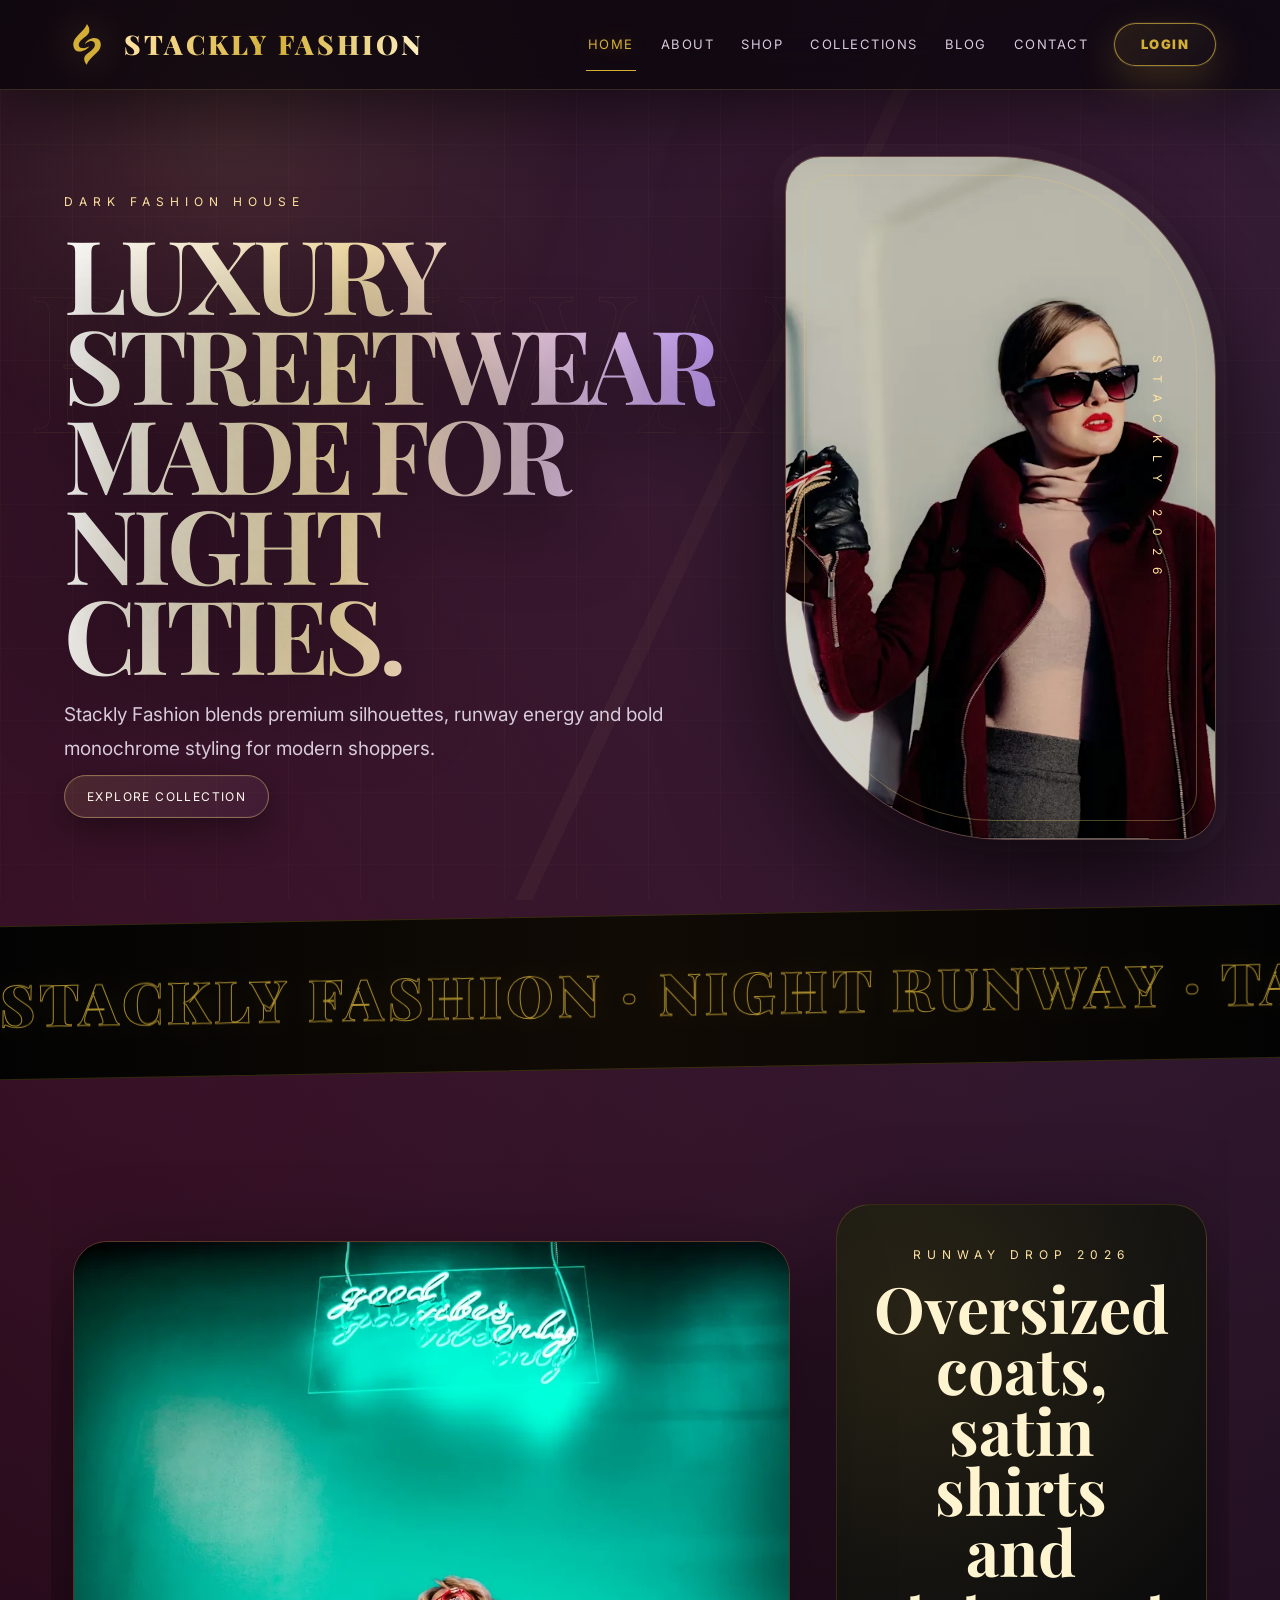
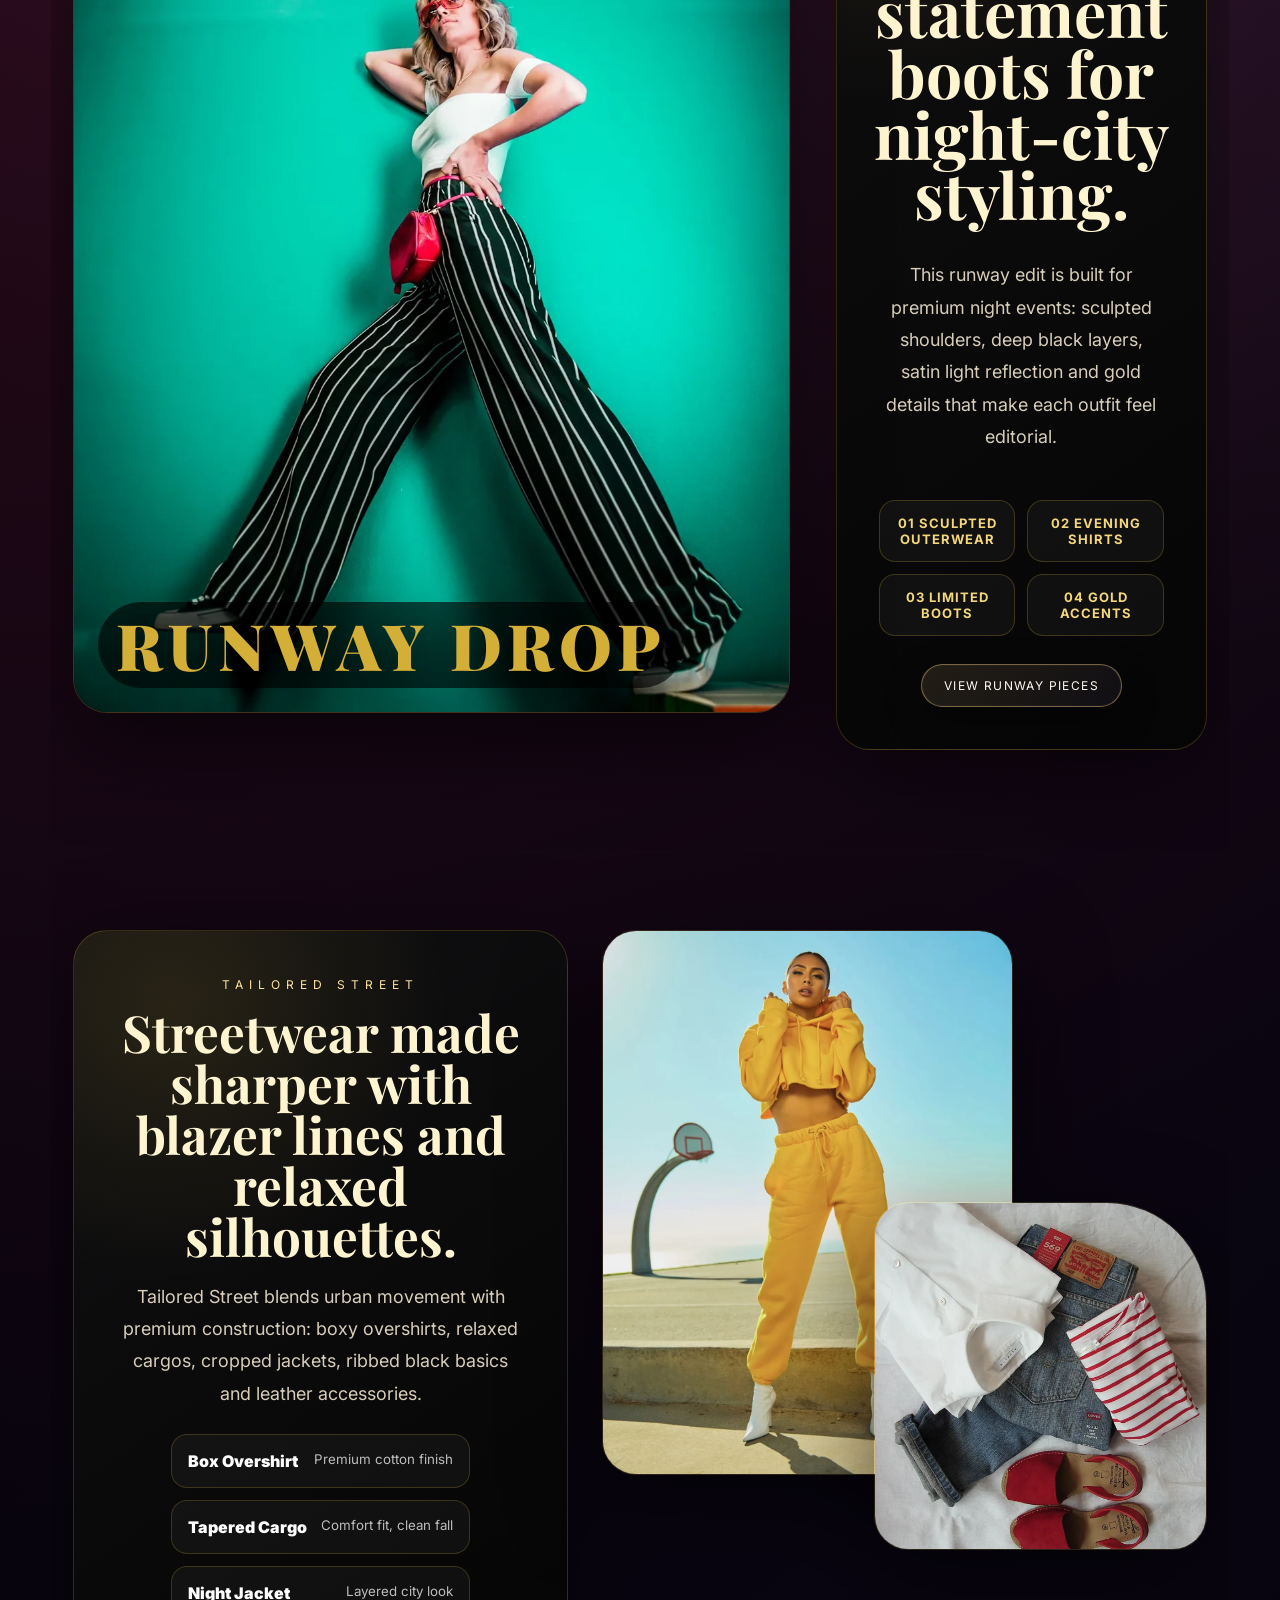
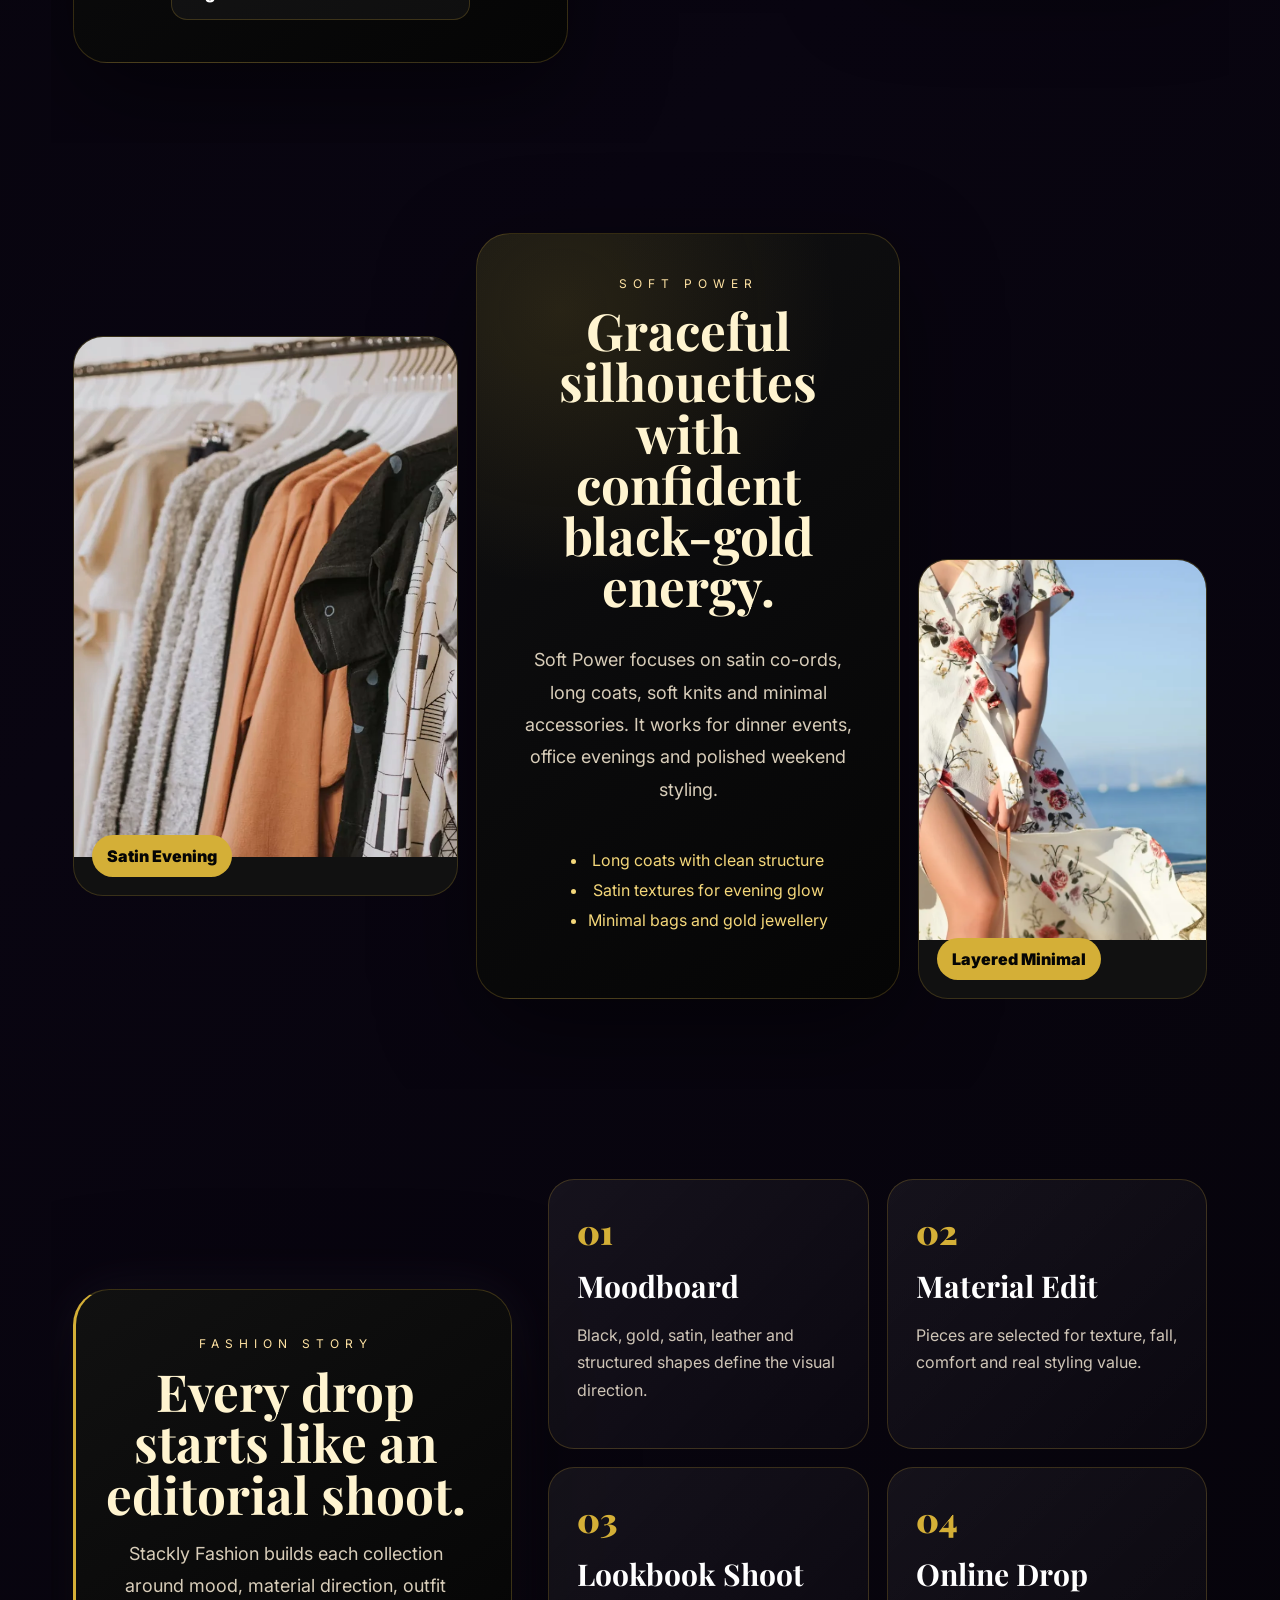
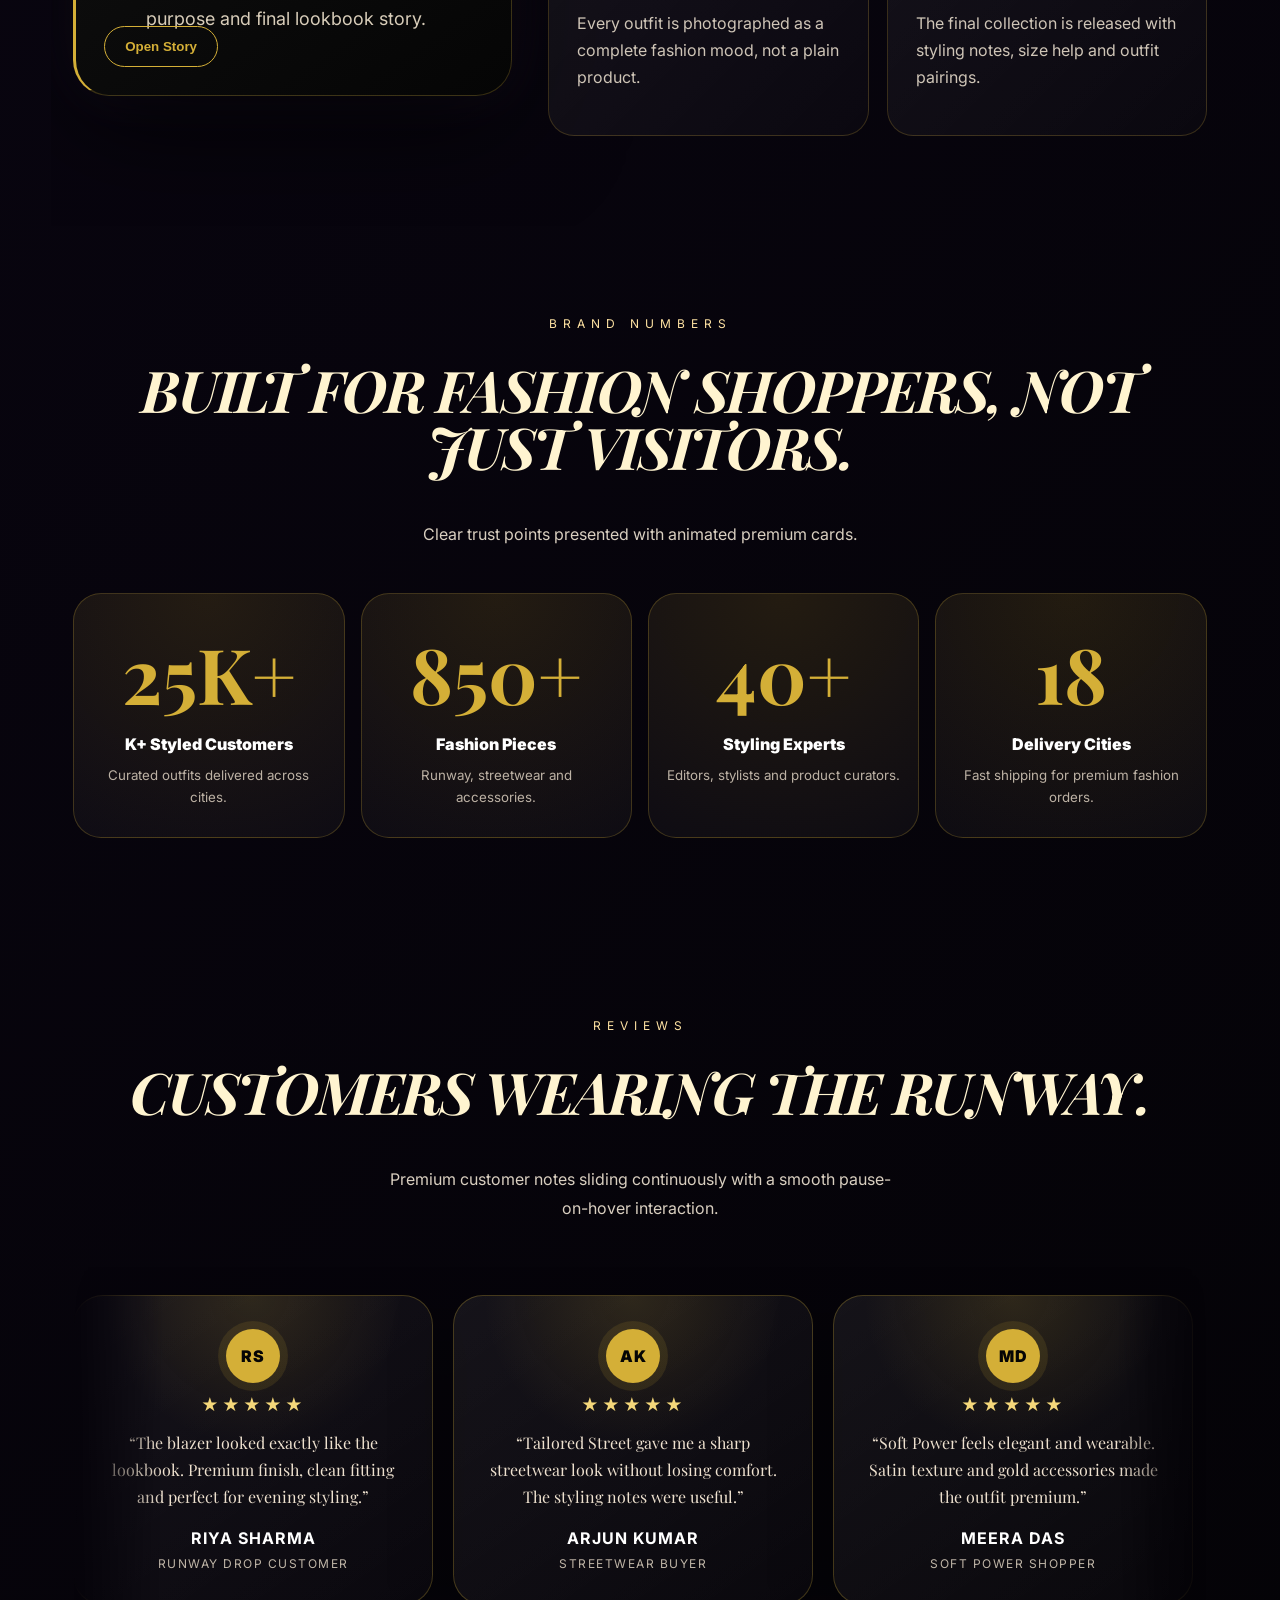
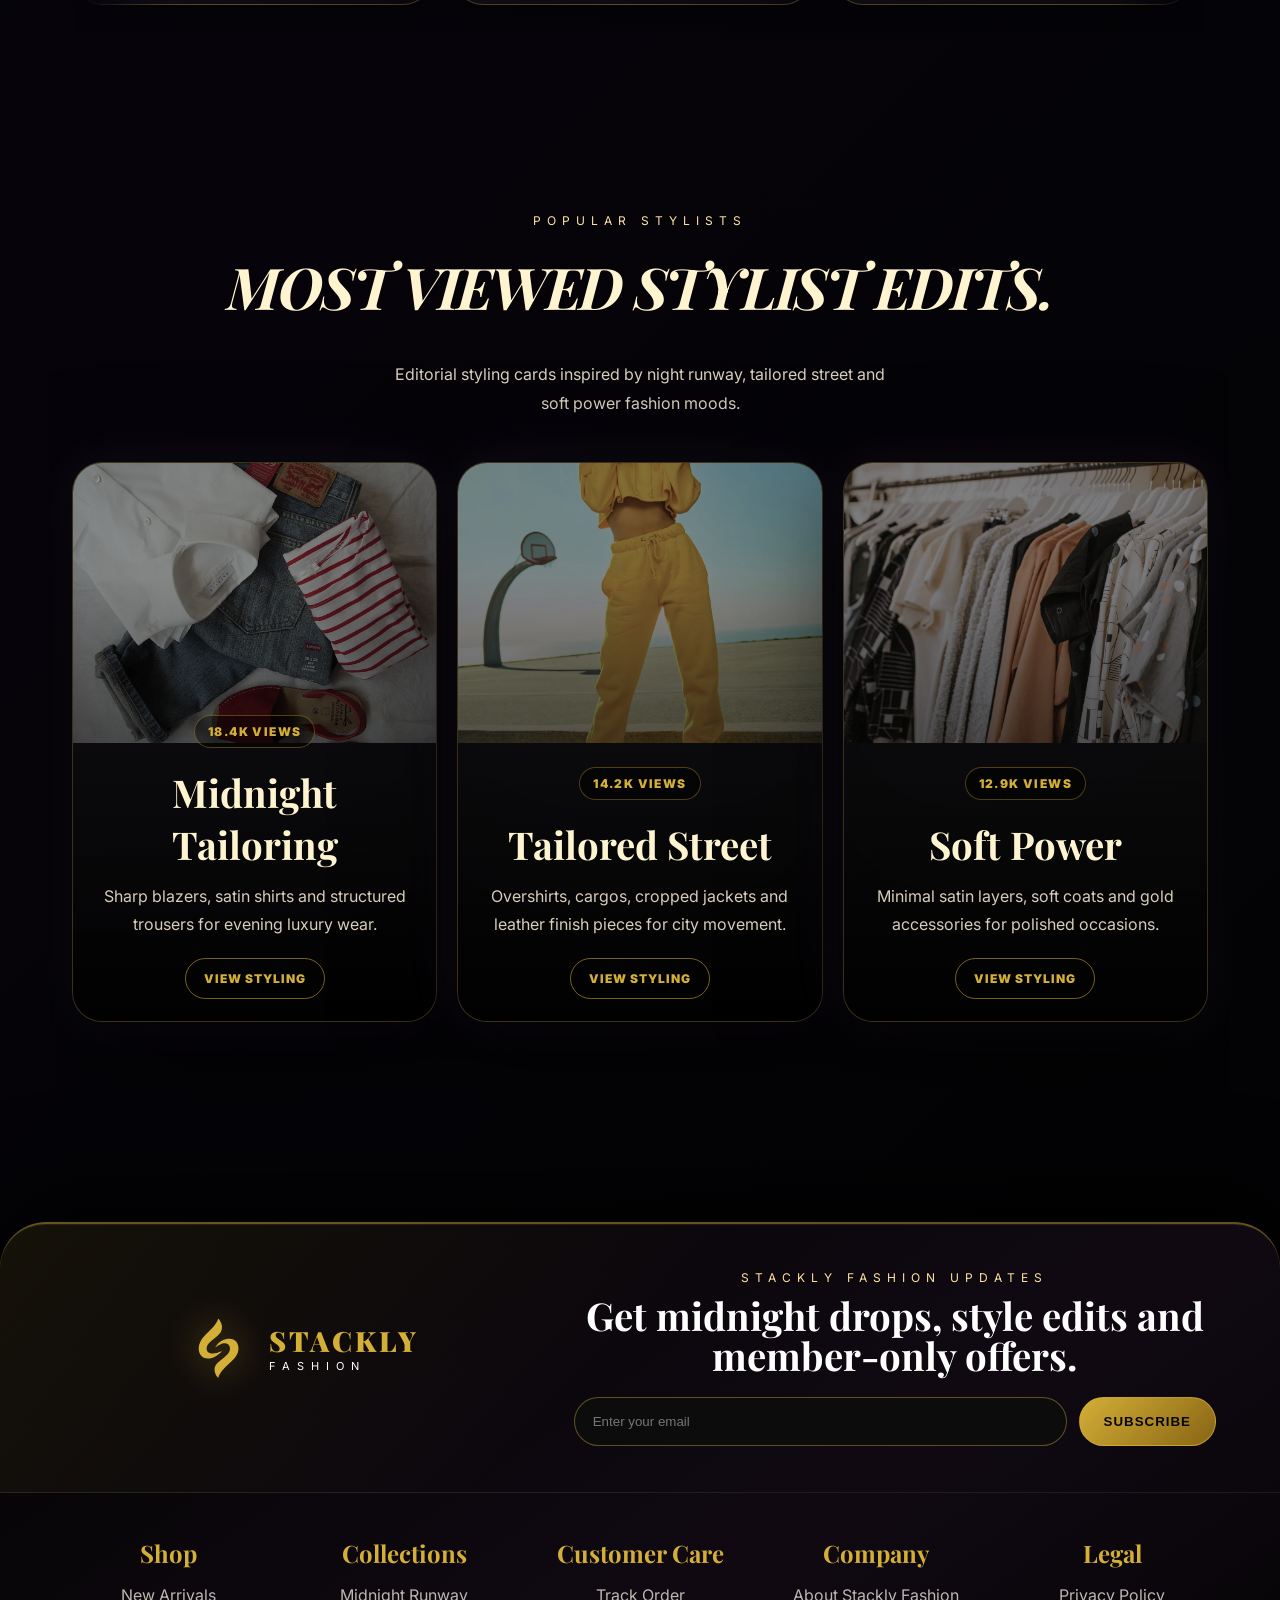
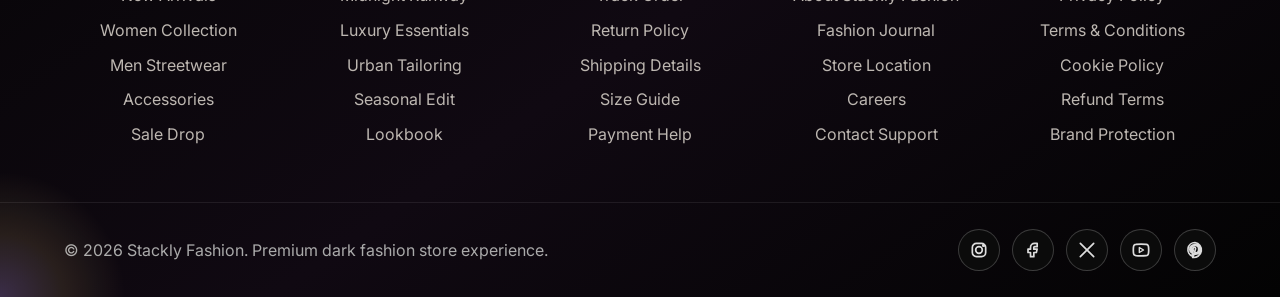
<file: index.html>
<!DOCTYPE html><html lang="en"><head><meta charset="UTF-8"><meta name="viewport" content="width=device-width, initial-scale=1.0"><title>Stackly Fashion | Premium Dark Fashion Store</title><link rel="preconnect" href="https://fonts.googleapis.com"><link rel="preconnect" href="https://fonts.gstatic.com" crossorigin><link href="https://fonts.googleapis.com/css2?family=Inter:wght@400;600;800;900&family=Playfair+Display:wght@700;900&display=swap" rel="stylesheet"><link rel="stylesheet" href="css/style.css"></head><body><div class="loader">
  <div class="loader-orbit">
    <span class="orbit-ring ring-one"></span>
    <span class="orbit-ring ring-two"></span>
    <div class="loader-logo-wrap"><img src="assets/stackly-logo.svg" alt="Stackly Fashion Logo"></div>
  </div>
  <div class="loader-brand">
    <span>STACKLY</span>
    <small>FASHION</small>
  </div>
  <div class="loader-line"><span></span></div>
  <p class="loader-copy">Preparing your fashion store</p>
</div><header class="nav"><a class="brand refresh-brand" href="#"><img src="assets/stackly-logo.svg" alt="Stackly Fashion Logo"><span>STACKLY FASHION</span></a><button class="hamb" type="button" aria-label="Open menu">☰</button><nav class="links"><a href="index.html">Home</a><a href="about.html">About</a><a href="shop.html">Shop</a><a href="collections.html">Collections</a><a href="blog.html">Blog</a><a href="contact.html">Contact</a><a class="login-btn" href="login.html">Login</a></nav></header>
<main>
<section class="hero"><div class="reveal"><span class="eyebrow">Dark Fashion House</span><h1>Luxury streetwear made for night cities.</h1><p>Stackly Fashion blends premium silhouettes, runway energy and bold monochrome styling for modern shoppers.</p><a class="btn" href="shop.html">Explore Collection</a></div><div class="hero-img reveal float"><img src="assets/images/fashion-1.webp" alt="Stackly Fashion collection image" loading="lazy"></div></section>
<div class="marquee premium-marquee runway-marquee"><div class="marquee-track marquee-ltr"><span>STACKLY FASHION · NIGHT RUNWAY · TAILORED STREET · SOFT POWER · </span><span>STACKLY FASHION · NIGHT RUNWAY · TAILORED STREET · SOFT POWER · </span><span>STACKLY FASHION · NIGHT RUNWAY · TAILORED STREET · SOFT POWER · </span></div></div>
<section class="runway-drop-xl reveal home-block">
  <div class="runway-xl-image tilt-card"><img src="assets/images/fashion-3.webp" alt="Large Stackly Fashion runway drop model" loading="lazy"><span>RUNWAY DROP</span></div>
  <div class="runway-xl-copy"><span class="eyebrow">Runway Drop 2026</span><h2>Oversized coats, satin shirts and statement boots for night-city styling.</h2><p>This runway edit is built for premium night events: sculpted shoulders, deep black layers, satin light reflection and gold details that make each outfit feel editorial.</p><div class="runway-feature-list"><b>01 Sculpted outerwear</b><b>02 Evening shirts</b><b>03 Limited boots</b><b>04 Gold accents</b></div><a class="btn magnetic" href="shop.html">View Runway Pieces</a></div>
</section>
<section class="tailored-street-showcase reveal home-block">
  <div class="street-copy glass-panel"><span class="eyebrow">Tailored Street</span><h2>Streetwear made sharper with blazer lines and relaxed silhouettes.</h2><p>Tailored Street blends urban movement with premium construction: boxy overshirts, relaxed cargos, cropped jackets, ribbed black basics and leather accessories.</p><div class="street-products"><article><span>Box Overshirt</span><small>Premium cotton finish</small></article><article><span>Tapered Cargo</span><small>Comfort fit, clean fall</small></article><article><span>Night Jacket</span><small>Layered city look</small></article></div></div>
  <div class="street-gallery"><img src="assets/images/fashion-5.webp" alt="Tailored streetwear fashion model" loading="lazy"><img src="assets/images/fashion-6.webp" alt="Stackly Fashion streetwear accessories" loading="lazy"></div>
</section>
<section class="soft-power-editorial reveal home-block">
  <div class="soft-power-grid"><article class="soft-image-card"><img src="assets/images/fashion-4.webp" alt="Soft power satin evening fashion" loading="lazy"><span>Satin Evening</span></article><article class="soft-copy-card glass-panel"><span class="eyebrow">Soft Power</span><h2>Graceful silhouettes with confident black-gold energy.</h2><p>Soft Power focuses on satin co-ords, long coats, soft knits and minimal accessories. It works for dinner events, office evenings and polished weekend styling.</p><ul><li>Long coats with clean structure</li><li>Satin textures for evening glow</li><li>Minimal bags and gold jewellery</li></ul></article><article class="soft-image-card small"><img src="assets/images/fashion-2.webp" alt="Premium soft power layered outfit" loading="lazy"><span>Layered Minimal</span></article></div>
</section>
<section class="fashion-story-premium reveal home-block">
  <div class="story-sticky-card"><span class="eyebrow">Fashion Story</span><h2>Every drop starts like an editorial shoot.</h2><p>Stackly Fashion builds each collection around mood, material direction, outfit purpose and final lookbook story.</p><button class="story-popup open-fashion-modal" data-title="Fashion Story" data-copy="Moodboard, fabric selection, outfit testing, shoot styling and curated product launch — this is how Stackly Fashion creates a premium collection.">Open Story</button></div>
  <div class="story-lux-timeline"><article><span>01</span><h3>Moodboard</h3><p>Black, gold, satin, leather and structured shapes define the visual direction.</p></article><article><span>02</span><h3>Material Edit</h3><p>Pieces are selected for texture, fall, comfort and real styling value.</p></article><article><span>03</span><h3>Lookbook Shoot</h3><p>Every outfit is photographed as a complete fashion mood, not a plain product.</p></article><article><span>04</span><h3>Online Drop</h3><p>The final collection is released with styling notes, size help and outfit pairings.</p></article></div>
</section>
<section class="brand-numbers-premium reveal home-block premium-center"><div class="section-title center-title"><span class="eyebrow">Brand Numbers</span><h2>Built for fashion shoppers, not just visitors.</h2><p>Clear trust points presented with animated premium cards.</p></div><div class="numbers-lux-grid"><article><h3 data-count="25">0</h3><p>K+ Styled Customers</p><small>Curated outfits delivered across cities.</small></article><article><h3 data-count="850">0</h3><p>Fashion Pieces</p><small>Runway, streetwear and accessories.</small></article><article><h3 data-count="40">0</h3><p>Styling Experts</p><small>Editors, stylists and product curators.</small></article><article><h3 data-count="18">0</h3><p>Delivery Cities</p><small>Fast shipping for premium fashion orders.</small></article></div></section>
<section class="reviews-premium-carousel review-marquee-section reveal home-block premium-center">
  <div class="section-title center-title">
    <span class="eyebrow">Reviews</span>
    <h2>Customers wearing the runway.</h2>
    <p>Premium customer notes sliding continuously with a smooth pause-on-hover interaction.</p>
  </div>
  <div class="review-scroll-frame" aria-label="Stackly Fashion customer reviews">
    <div class="review-scroll-track">
      <article class="review-slide-card"><div class="review-avatar">RS</div><div class="stars">★★★★★</div><p>“The blazer looked exactly like the lookbook. Premium finish, clean fitting and perfect for evening styling.”</p><h3>RIYA SHARMA</h3><span>Runway Drop Customer</span></article>
      <article class="review-slide-card"><div class="review-avatar">AK</div><div class="stars">★★★★★</div><p>“Tailored Street gave me a sharp streetwear look without losing comfort. The styling notes were useful.”</p><h3>ARJUN KUMAR</h3><span>Streetwear Buyer</span></article>
      <article class="review-slide-card"><div class="review-avatar">MD</div><div class="stars">★★★★★</div><p>“Soft Power feels elegant and wearable. Satin texture and gold accessories made the outfit premium.”</p><h3>MEERA DAS</h3><span>Soft Power Shopper</span></article>
      <article class="review-slide-card"><div class="review-avatar">NR</div><div class="stars">★★★★★</div><p>“Fast delivery, luxury packaging and a product that feels much better than a regular online store.”</p><h3>NAVEEN RAJ</h3><span>Luxury Essentials Buyer</span></article>
      <article class="review-slide-card"><div class="review-avatar">PS</div><div class="stars">★★★★★</div><p>“The night collection gave my wardrobe a strong premium look. The gold accessories are my favourite.”</p><h3>PRIYA S</h3><span>Accessories Customer</span></article>
      <article class="review-slide-card"><div class="review-avatar">DK</div><div class="stars">★★★★★</div><p>“Great fit guidance, smooth checkout and the product photos helped me style the full outfit.”</p><h3>DHINESH K</h3><span>Verified Shopper</span></article>
      <article class="review-slide-card"><div class="review-avatar">RS</div><div class="stars">★★★★★</div><p>“The blazer looked exactly like the lookbook. Premium finish, clean fitting and perfect for evening styling.”</p><h3>RIYA SHARMA</h3><span>Runway Drop Customer</span></article>
      <article class="review-slide-card"><div class="review-avatar">AK</div><div class="stars">★★★★★</div><p>“Tailored Street gave me a sharp streetwear look without losing comfort. The styling notes were useful.”</p><h3>ARJUN KUMAR</h3><span>Streetwear Buyer</span></article>
      <article class="review-slide-card"><div class="review-avatar">MD</div><div class="stars">★★★★★</div><p>“Soft Power feels elegant and wearable. Satin texture and gold accessories made the outfit premium.”</p><h3>MEERA DAS</h3><span>Soft Power Shopper</span></article>
      <article class="review-slide-card"><div class="review-avatar">NR</div><div class="stars">★★★★★</div><p>“Fast delivery, luxury packaging and a product that feels much better than a regular online store.”</p><h3>NAVEEN RAJ</h3><span>Luxury Essentials Buyer</span></article>
      <article class="review-slide-card"><div class="review-avatar">PS</div><div class="stars">★★★★★</div><p>“The night collection gave my wardrobe a strong premium look. The gold accessories are my favourite.”</p><h3>PRIYA S</h3><span>Accessories Customer</span></article>
      <article class="review-slide-card"><div class="review-avatar">DK</div><div class="stars">★★★★★</div><p>“Great fit guidance, smooth checkout and the product photos helped me style the full outfit.”</p><h3>DHINESH K</h3><span>Verified Shopper</span></article>
    </div>
  </div>
</section>
<section class="stylist-views-section reveal home-block premium-center"><div class="section-title center-title"><span class="eyebrow">Popular Stylists</span><h2>Most viewed stylist edits.</h2><p>Editorial styling cards inspired by night runway, tailored street and soft power fashion moods.</p></div><div class="stylist-card-grid"><article class="stylist-card tilt-card"><img src="assets/images/fashion-6.webp" alt="Popular stylist card for midnight tailoring" loading="lazy"><div><span>18.4K Views</span><h3>Midnight Tailoring</h3><p>Sharp blazers, satin shirts and structured trousers for evening luxury wear.</p><a href="404.html">View Styling</a></div></article><article class="stylist-card tilt-card"><img src="assets/images/fashion-5.webp" alt="Popular stylist card for tailored streetwear" loading="lazy"><div><span>14.2K Views</span><h3>Tailored Street</h3><p>Overshirts, cargos, cropped jackets and leather finish pieces for city movement.</p><a href="404.html">View Styling</a></div></article><article class="stylist-card tilt-card"><img src="assets/images/fashion-4.webp" alt="Popular stylist card for soft power outfits" loading="lazy"><div><span>12.9K Views</span><h3>Soft Power</h3><p>Minimal satin layers, soft coats and gold accessories for polished occasions.</p><a href="404.html">View Styling</a></div></article></div></section>
<div class="fashion-modal" aria-hidden="true"><div><button class="close-fashion-modal" type="button">×</button><h2></h2><p></p></div></div>
</main><footer class="footer luxe-footer">
  <div class="footer-top-row">
    <div class="footer-brand refresh-brand" title="Refresh page"><img src="assets/stackly-logo.svg" alt="Stackly Fashion Logo"><div><strong>STACKLY</strong><span>FASHION</span></div></div>
    <div class="footer-newsletter">
      <span class="eyebrow">Stackly Fashion Updates</span>
      <h3>Get midnight drops, style edits and member-only offers.</h3>
      <form class="footer-input" action="404.html"><input type="email" placeholder="Enter your email" aria-label="Footer subscription email" required><button type="submit">Subscribe</button></form>
    </div>
  </div>
  <div class="footer-nav-row">
    <div class="footer-col"><h3>Shop</h3><a href="404.html">New Arrivals</a><a href="404.html">Women Collection</a><a href="404.html">Men Streetwear</a><a href="404.html">Accessories</a><a href="404.html">Sale Drop</a></div>
    <div class="footer-col"><h3>Collections</h3><a href="404.html">Midnight Runway</a><a href="404.html">Luxury Essentials</a><a href="404.html">Urban Tailoring</a><a href="404.html">Seasonal Edit</a><a href="404.html">Lookbook</a></div>
    <div class="footer-col"><h3>Customer Care</h3><a href="404.html">Track Order</a><a href="404.html">Return Policy</a><a href="404.html">Shipping Details</a><a href="404.html">Size Guide</a><a href="404.html">Payment Help</a></div>
    <div class="footer-col"><h3>Company</h3><a href="404.html">About Stackly Fashion</a><a href="404.html">Fashion Journal</a><a href="404.html">Store Location</a><a href="404.html">Careers</a><a href="404.html">Contact Support</a></div>
    <div class="footer-col"><h3>Legal</h3><a href="404.html">Privacy Policy</a><a href="404.html">Terms & Conditions</a><a href="404.html">Cookie Policy</a><a href="404.html">Refund Terms</a><a href="404.html">Brand Protection</a></div>
  </div>
  <div class="footer-bottom-row">
    <p>© <span id="year"></span> Stackly Fashion. Premium dark fashion store experience.</p>
    <div class="footer-social mono-social">
      <a href="404.html" aria-label="Instagram"><svg viewBox="0 0 24 24" aria-hidden="true"><rect x="4" y="4" width="16" height="16" rx="5"></rect><circle cx="12" cy="12" r="4"></circle><circle cx="17.5" cy="6.5" r="1"></circle></svg></a>
      <a href="404.html" aria-label="Facebook"><svg viewBox="0 0 24 24" aria-hidden="true"><path d="M14 8h3V4h-3c-3 0-5 2-5 5v2H6v4h3v5h4v-5h3l1-4h-4V9c0-.6.4-1 1-1z"></path></svg></a>
      <a href="404.html" aria-label="X"><svg viewBox="0 0 24 24" aria-hidden="true"><path d="M4 4l16 16M20 4L4 20"></path></svg></a>
      <a href="404.html" aria-label="YouTube"><svg viewBox="0 0 24 24" aria-hidden="true"><path d="M21 8.2s-.2-1.5-.8-2.1c-.8-.8-1.7-.8-2.1-.9C15.2 5 12 5 12 5s-3.2 0-6.1.2c-.4 0-1.3.1-2.1.9C3.2 6.7 3 8.2 3 8.2S2.8 10 2.8 11.8v.4C2.8 14 3 15.8 3 15.8s.2 1.5.8 2.1c.8.8 1.9.8 2.4.9 1.7.2 5.8.2 5.8.2s3.2 0 6.1-.2c.4 0 1.3-.1 2.1-.9.6-.6.8-2.1.8-2.1s.2-1.8.2-3.6v-.4c0-1.8-.2-3.6-.2-3.6z"></path><path d="M10 9v6l5-3z"></path></svg></a>
      <a href="404.html" aria-label="Pinterest"><svg viewBox="0 0 24 24" aria-hidden="true"><path d="M12 3a8.5 8.5 0 0 0-3.1 16.4c-.1-.7-.2-1.8 0-2.6l1-4.1s-.3-.6-.3-1.5c0-1.4.8-2.5 1.8-2.5.9 0 1.3.6 1.3 1.4 0 .9-.6 2.2-.9 3.4-.2 1 .5 1.8 1.5 1.8 1.8 0 3.1-1.9 3.1-4.6 0-2.4-1.7-4.1-4.2-4.1-2.9 0-4.6 2.2-4.6 4.4 0 .9.3 1.8.8 2.3.1.1.1.2.1.4l-.3 1.1c0 .2-.2.3-.4.2-1.2-.6-2-2.3-2-3.7 0-3 2.2-5.8 6.4-5.8 3.4 0 6 2.4 6 5.6 0 3.3-2.1 6-5 6-1 0-1.9-.5-2.2-1.1l-.6 2.3c-.2.8-.8 1.9-1.2 2.6A8.5 8.5 0 1 0 12 3z"></path></svg></a>
    </div>
  </div>
</footer><script src="js/main.js"></script></body></html>
</file>
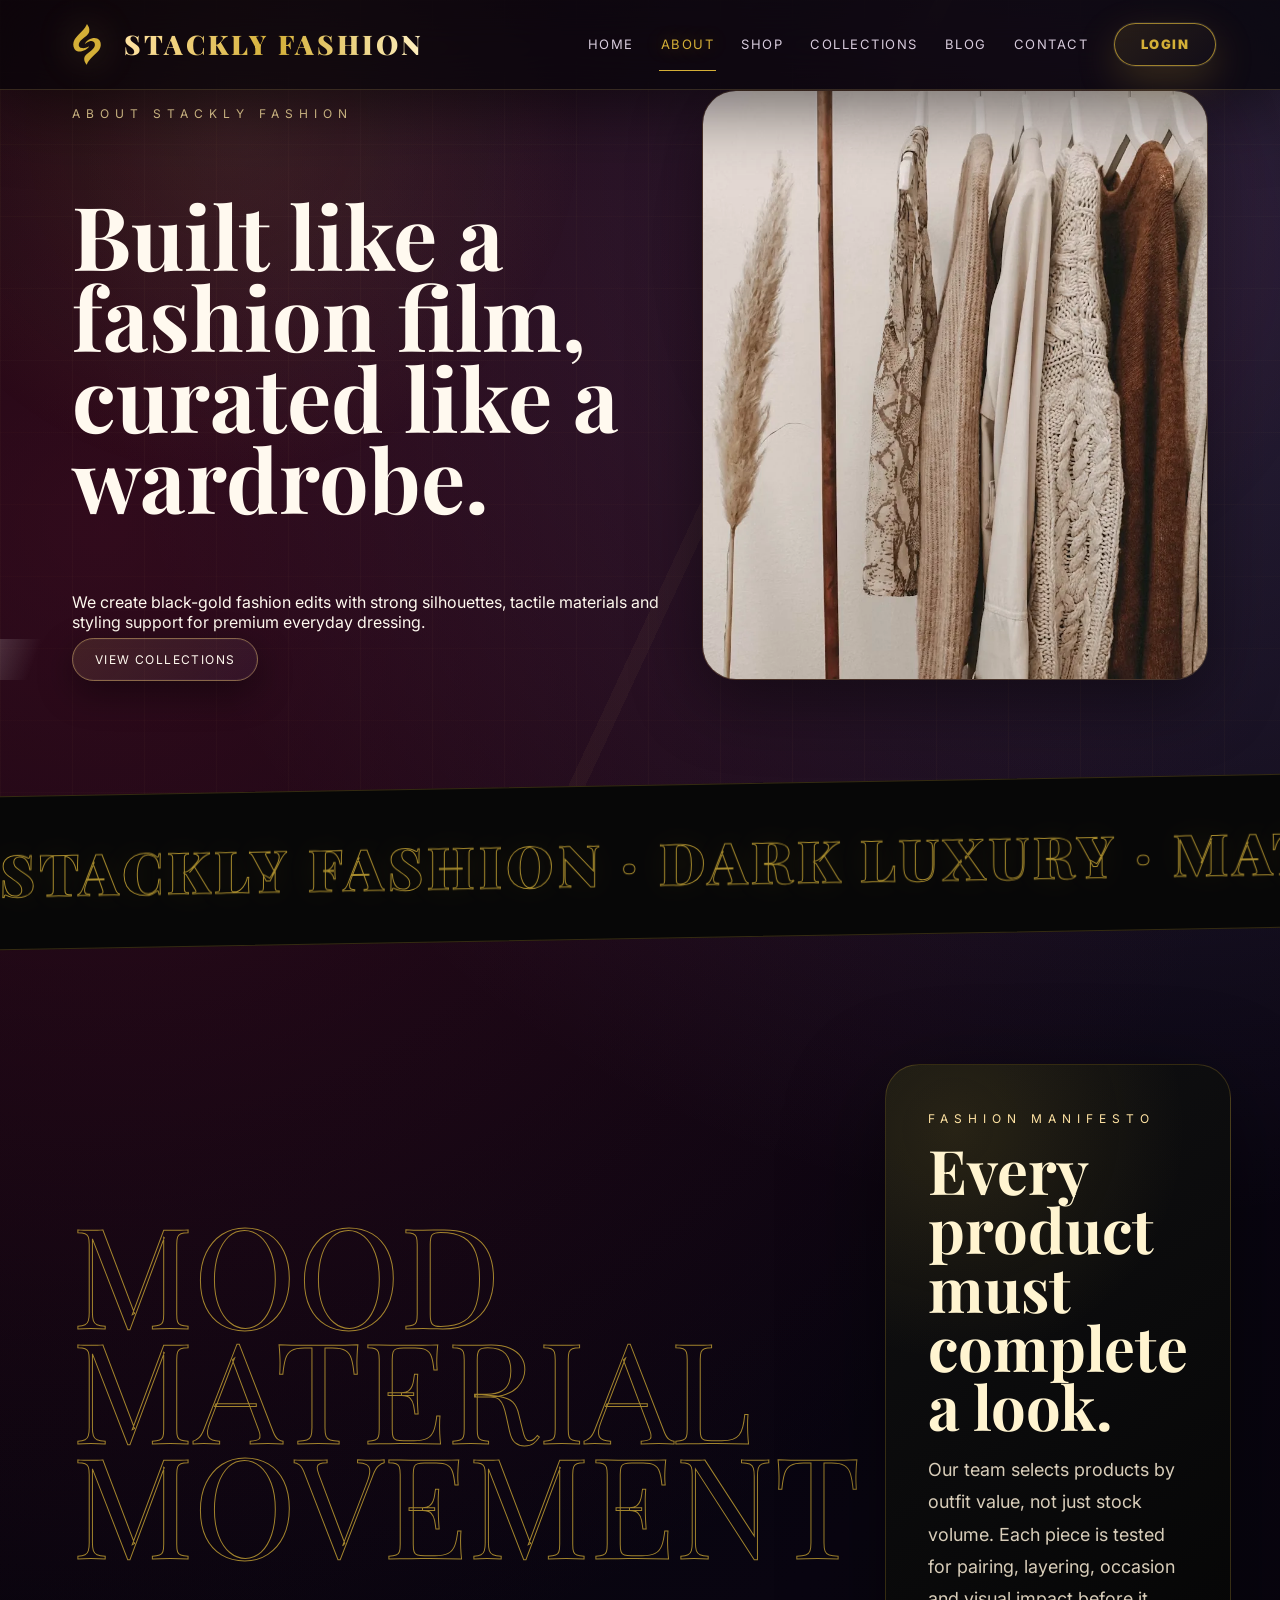
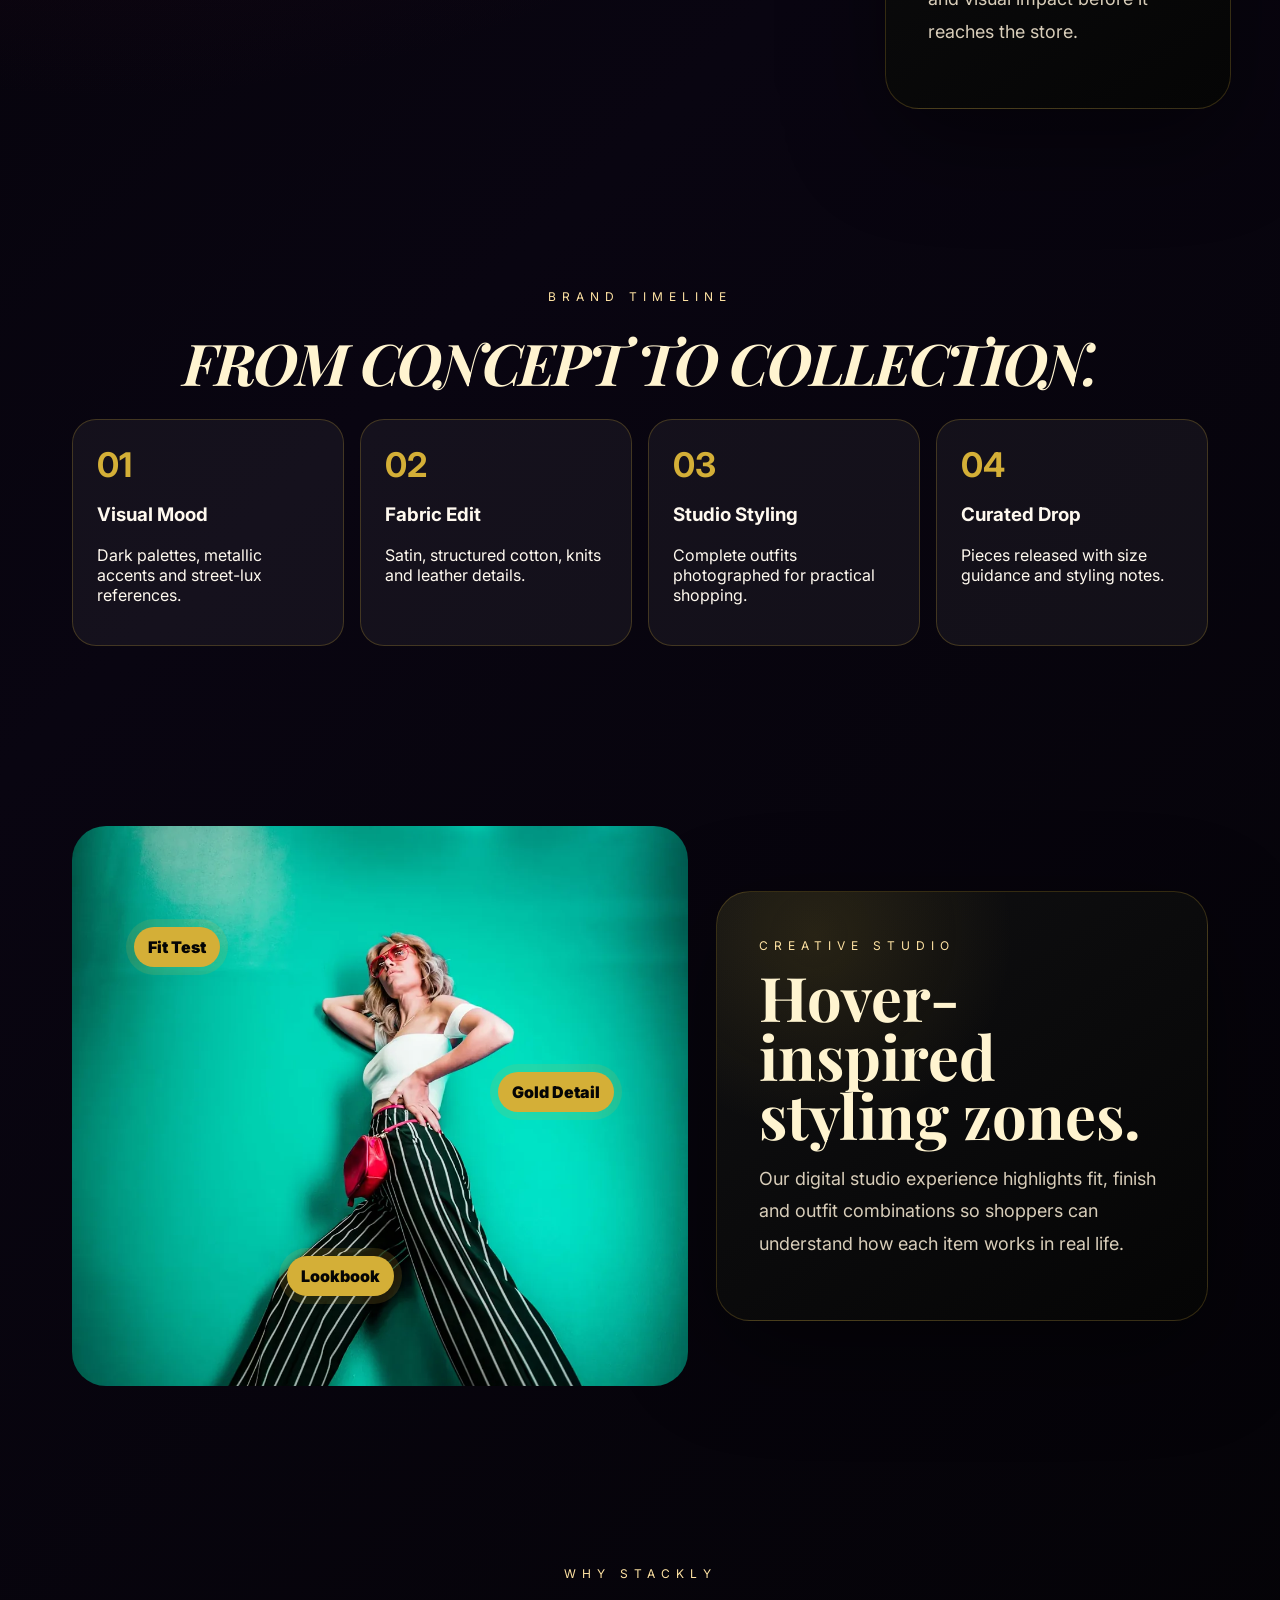
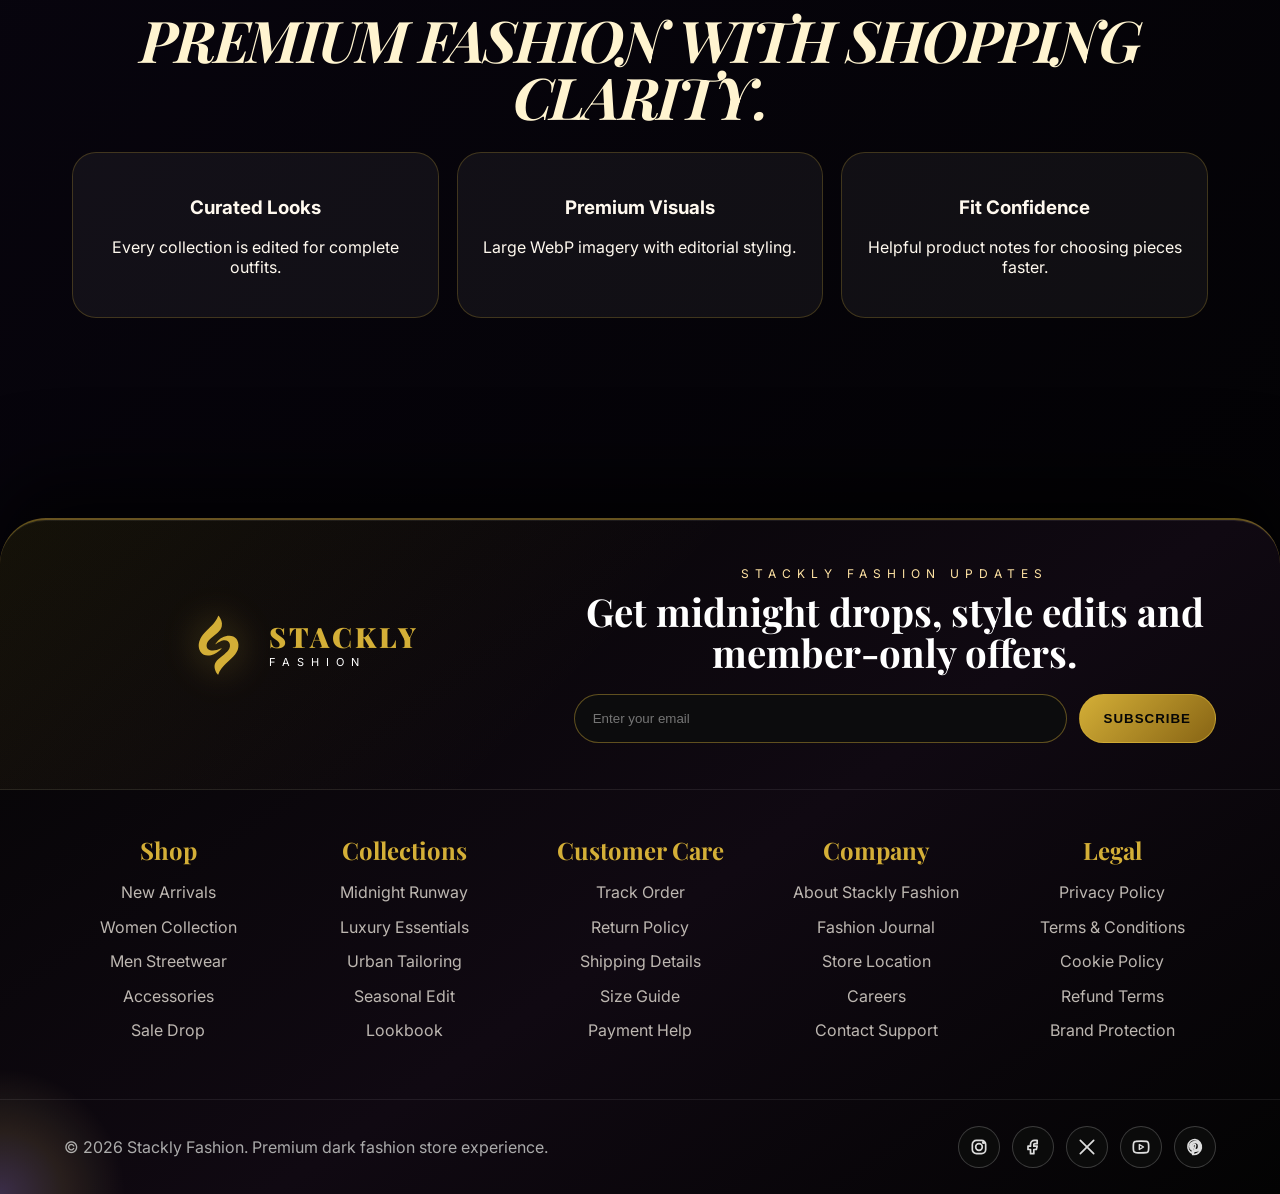
<file: about.html>
<!DOCTYPE html><html lang="en"><head><meta charset="UTF-8"><meta name="viewport" content="width=device-width, initial-scale=1.0"><title>About | Stackly Fashion</title><link rel="preconnect" href="https://fonts.googleapis.com"><link rel="preconnect" href="https://fonts.gstatic.com" crossorigin><link href="https://fonts.googleapis.com/css2?family=Inter:wght@400;600;800;900&family=Playfair+Display:wght@700;900&display=swap" rel="stylesheet"><link rel="stylesheet" href="css/style.css"></head><body><div class="loader">
  <div class="loader-orbit">
    <span class="orbit-ring ring-one"></span>
    <span class="orbit-ring ring-two"></span>
    <div class="loader-logo-wrap"><img src="assets/stackly-logo.svg" alt="Stackly Fashion Logo"></div>
  </div>
  <div class="loader-brand">
    <span>STACKLY</span>
    <small>FASHION</small>
  </div>
  <div class="loader-line"><span></span></div>
  <p class="loader-copy">Preparing your fashion store</p>
</div><header class="nav"><a class="brand refresh-brand" href="#"><img src="assets/stackly-logo.svg" alt="Stackly Fashion Logo"><span>STACKLY FASHION</span></a><button class="hamb" type="button" aria-label="Open menu">☰</button><nav class="links"><a href="index.html">Home</a><a href="about.html">About</a><a href="shop.html">Shop</a><a href="collections.html">Collections</a><a href="blog.html">Blog</a><a href="contact.html">Contact</a><a class="login-btn" href="login.html">Login</a></nav></header><main>
<section class="cinema-page-hero about-cinema reveal"><div><span class="eyebrow">About Stackly Fashion</span><h1>Built like a fashion film, curated like a wardrobe.</h1><p>We create black-gold fashion edits with strong silhouettes, tactile materials and styling support for premium everyday dressing.</p><a class="btn magnetic" href="collections.html">View Collections</a></div><img src="assets/images/fashion-8.webp" alt="Stackly Fashion cinematic creative studio" loading="lazy"></section>
<div class="marquee premium-marquee"><div class="marquee-track marquee-ltr"><span>STACKLY FASHION · DARK LUXURY · MATERIAL FIRST · EDITORIAL STYLING · </span><span>STACKLY FASHION · DARK LUXURY · MATERIAL FIRST · EDITORIAL STYLING · </span></div></div>
<section class="manifesto-split reveal"><div class="manifesto-big">MOOD<br>MATERIAL<br>MOVEMENT</div><div class="glass-panel"><span class="eyebrow">Fashion Manifesto</span><h2>Every product must complete a look.</h2><p>Our team selects products by outfit value, not just stock volume. Each piece is tested for pairing, layering, occasion and visual impact before it reaches the store.</p></div></section>
<section class="interactive-timeline reveal"><div class="section-title center-title"><span class="eyebrow">Brand Timeline</span><h2>From concept to collection.</h2></div><div class="timeline-lane"><article><b>01</b><h3>Visual Mood</h3><p>Dark palettes, metallic accents and street-lux references.</p></article><article><b>02</b><h3>Fabric Edit</h3><p>Satin, structured cotton, knits and leather details.</p></article><article><b>03</b><h3>Studio Styling</h3><p>Complete outfits photographed for practical shopping.</p></article><article><b>04</b><h3>Curated Drop</h3><p>Pieces released with size guidance and styling notes.</p></article></div></section>
<section class="studio-hotspot reveal"><div class="studio-image"><img src="assets/images/fashion-3.webp" alt="Stackly Fashion studio styling process" loading="lazy"><span class="hotspot h1">Fit Test</span><span class="hotspot h2">Gold Detail</span><span class="hotspot h3">Lookbook</span></div><div class="glass-panel"><span class="eyebrow">Creative Studio</span><h2>Hover-inspired styling zones.</h2><p>Our digital studio experience highlights fit, finish and outfit combinations so shoppers can understand how each item works in real life.</p></div></section>
<section class="why-floating reveal premium-center"><div class="section-title center-title"><span class="eyebrow">Why Stackly</span><h2>Premium fashion with shopping clarity.</h2></div><div class="floating-card-grid"><article><h3>Curated Looks</h3><p>Every collection is edited for complete outfits.</p></article><article><h3>Premium Visuals</h3><p>Large WebP imagery with editorial styling.</p></article><article><h3>Fit Confidence</h3><p>Helpful product notes for choosing pieces faster.</p></article></div></section>
</main><footer class="footer luxe-footer">
  <div class="footer-top-row">
    <div class="footer-brand refresh-brand" title="Refresh page"><img src="assets/stackly-logo.svg" alt="Stackly Fashion Logo"><div><strong>STACKLY</strong><span>FASHION</span></div></div>
    <div class="footer-newsletter">
      <span class="eyebrow">Stackly Fashion Updates</span>
      <h3>Get midnight drops, style edits and member-only offers.</h3>
      <form class="footer-input" action="404.html"><input type="email" placeholder="Enter your email" aria-label="Footer subscription email" required><button type="submit">Subscribe</button></form>
    </div>
  </div>
  <div class="footer-nav-row">
    <div class="footer-col"><h3>Shop</h3><a href="404.html">New Arrivals</a><a href="404.html">Women Collection</a><a href="404.html">Men Streetwear</a><a href="404.html">Accessories</a><a href="404.html">Sale Drop</a></div>
    <div class="footer-col"><h3>Collections</h3><a href="404.html">Midnight Runway</a><a href="404.html">Luxury Essentials</a><a href="404.html">Urban Tailoring</a><a href="404.html">Seasonal Edit</a><a href="404.html">Lookbook</a></div>
    <div class="footer-col"><h3>Customer Care</h3><a href="404.html">Track Order</a><a href="404.html">Return Policy</a><a href="404.html">Shipping Details</a><a href="404.html">Size Guide</a><a href="404.html">Payment Help</a></div>
    <div class="footer-col"><h3>Company</h3><a href="404.html">About Stackly Fashion</a><a href="404.html">Fashion Journal</a><a href="404.html">Store Location</a><a href="404.html">Careers</a><a href="404.html">Contact Support</a></div>
    <div class="footer-col"><h3>Legal</h3><a href="404.html">Privacy Policy</a><a href="404.html">Terms & Conditions</a><a href="404.html">Cookie Policy</a><a href="404.html">Refund Terms</a><a href="404.html">Brand Protection</a></div>
  </div>
  <div class="footer-bottom-row">
    <p>© <span id="year"></span> Stackly Fashion. Premium dark fashion store experience.</p>
    <div class="footer-social mono-social">
      <a href="404.html" aria-label="Instagram"><svg viewBox="0 0 24 24" aria-hidden="true"><rect x="4" y="4" width="16" height="16" rx="5"></rect><circle cx="12" cy="12" r="4"></circle><circle cx="17.5" cy="6.5" r="1"></circle></svg></a>
      <a href="404.html" aria-label="Facebook"><svg viewBox="0 0 24 24" aria-hidden="true"><path d="M14 8h3V4h-3c-3 0-5 2-5 5v2H6v4h3v5h4v-5h3l1-4h-4V9c0-.6.4-1 1-1z"></path></svg></a>
      <a href="404.html" aria-label="X"><svg viewBox="0 0 24 24" aria-hidden="true"><path d="M4 4l16 16M20 4L4 20"></path></svg></a>
      <a href="404.html" aria-label="YouTube"><svg viewBox="0 0 24 24" aria-hidden="true"><path d="M21 8.2s-.2-1.5-.8-2.1c-.8-.8-1.7-.8-2.1-.9C15.2 5 12 5 12 5s-3.2 0-6.1.2c-.4 0-1.3.1-2.1.9C3.2 6.7 3 8.2 3 8.2S2.8 10 2.8 11.8v.4C2.8 14 3 15.8 3 15.8s.2 1.5.8 2.1c.8.8 1.9.8 2.4.9 1.7.2 5.8.2 5.8.2s3.2 0 6.1-.2c.4 0 1.3-.1 2.1-.9.6-.6.8-2.1.8-2.1s.2-1.8.2-3.6v-.4c0-1.8-.2-3.6-.2-3.6z"></path><path d="M10 9v6l5-3z"></path></svg></a>
      <a href="404.html" aria-label="Pinterest"><svg viewBox="0 0 24 24" aria-hidden="true"><path d="M12 3a8.5 8.5 0 0 0-3.1 16.4c-.1-.7-.2-1.8 0-2.6l1-4.1s-.3-.6-.3-1.5c0-1.4.8-2.5 1.8-2.5.9 0 1.3.6 1.3 1.4 0 .9-.6 2.2-.9 3.4-.2 1 .5 1.8 1.5 1.8 1.8 0 3.1-1.9 3.1-4.6 0-2.4-1.7-4.1-4.2-4.1-2.9 0-4.6 2.2-4.6 4.4 0 .9.3 1.8.8 2.3.1.1.1.2.1.4l-.3 1.1c0 .2-.2.3-.4.2-1.2-.6-2-2.3-2-3.7 0-3 2.2-5.8 6.4-5.8 3.4 0 6 2.4 6 5.6 0 3.3-2.1 6-5 6-1 0-1.9-.5-2.2-1.1l-.6 2.3c-.2.8-.8 1.9-1.2 2.6A8.5 8.5 0 1 0 12 3z"></path></svg></a>
    </div>
  </div>
</footer><script src="js/main.js"></script></body></html>
</file>
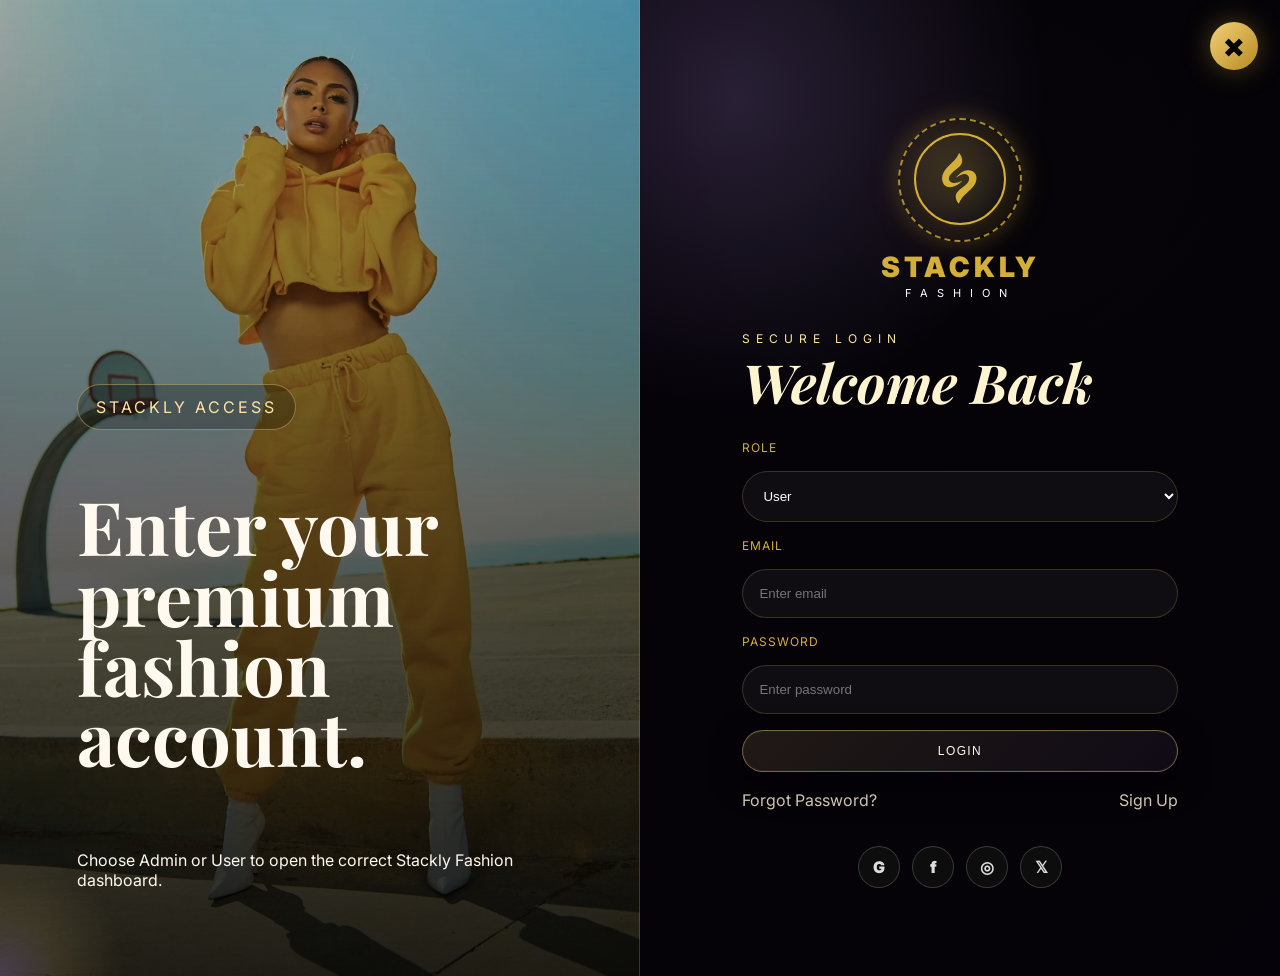
<file: admin-dashboard.html>
<!DOCTYPE html><html lang="en"><head><meta charset="UTF-8"><meta name="viewport" content="width=device-width, initial-scale=1.0"><link rel="preconnect" href="https://fonts.googleapis.com"><link rel="preconnect" href="https://fonts.gstatic.com" crossorigin><link href="https://fonts.googleapis.com/css2?family=Inter:wght@400;600;800;900&family=Playfair+Display:wght@700;900&display=swap" rel="stylesheet"><link rel="stylesheet" href="css/style.css"><title>Admin Dashboard | Stackly Fashion</title></head><body class="dashboard-page"><div class="loader">
  <div class="loader-orbit">
    <span class="orbit-ring ring-one"></span>
    <span class="orbit-ring ring-two"></span>
    <div class="loader-logo-wrap"><img src="assets/stackly-logo.svg" alt="Stackly Fashion Logo"></div>
  </div>
  <div class="loader-brand"><span>STACKLY</span><small>FASHION</small></div>
  <div class="loader-line"><span></span></div>
  <p class="loader-copy">Preparing your fashion store</p>
</div>
<div class="dashboard-mobile-head"><div class="side-brand refresh-brand"><img src="assets/stackly-logo.svg" alt="Stackly Fashion Logo"><div><strong>STACKLY</strong><span>FASHION</span></div></div></div>
<main class="dash"><aside class="side"><div class="side-brand refresh-brand"><img src="assets/stackly-logo.svg" alt="Stackly Fashion Logo"><div><strong>STACKLY</strong><span>FASHION</span></div></div><h2>Admin Dashboard</h2><a href="#" class="dash-link active" data-panel="overview">Dashboard</a><a href="#" class="dash-link " data-panel="products">Product Management</a><a href="#" class="dash-link " data-panel="orders">Order Management</a><a href="#" class="dash-link " data-panel="customers">Customers</a><a href="#" class="dash-link " data-panel="categories">Categories</a><a href="#" class="dash-link " data-panel="analytics">Fashion Analytics</a><a href="#" class="dash-link " data-panel="messages">Customer Messages</a><a href="#" class="dash-link " data-panel="settings">Settings</a><a href="index.html">Logout</a></aside><section class="dash-main"><span class="eyebrow">Fashion Store Control</span><h1>Admin Store Dashboard</h1><div class="grid grid-4 dashboard-stat-grid"><div class="stat reveal"><p>Today Sales</p><h3>₹89K</h3></div><div class="stat reveal"><p>Orders</p><h3>124</h3></div><div class="stat reveal"><p>Products</p><h3>856</h3></div><div class="stat reveal"><p>Customers</p><h3>3.4K</h3></div></div><section class="dash-content reveal"><div class="section-title"><h2 id="dashTitle">Store Overview</h2><p id="dashDesc">Monitor sales, orders, inventory health and today’s fashion store activity.</p></div><div class="dash-panels"><div class="dash-card" id="panel-overview"><div class="dash-card-head"><span>01</span><h3>Store Overview</h3></div><p>Monitor sales, orders, inventory health and today’s fashion store activity.</p><ul class="dash-rich-list"><li><b>Today Revenue:</b> ₹89,450 from 124 orders.</li><li><b>Top Category:</b> Tailored Street jackets.</li><li><b>Low Stock:</b> 36 pieces need restock approval.</li><li><b>Conversion:</b> Cart-to-checkout rate improved to 6.8%.</li></ul><div class="mini-progress"><span style="width:68%"></span></div><button class="btn">Open Store Overview</button></div><div class="dash-card" id="panel-products"><div class="dash-card-head"><span>02</span><h3>Product Management</h3></div><p>Add, edit and organize fashion products with sizes, stock and images.</p><ul class="dash-rich-list"><li>856 active products across clothing, footwear and accessories.</li><li>42 new arrivals waiting for editorial product copy.</li><li>18 draft items require WebP image upload and price confirmation.</li><li>Bulk update available for sale labels and size charts.</li></ul><div class="dash-chip-row"><span>856 Products</span><span>42 New</span><span>18 Draft</span></div><button class="btn">Open Product Management</button></div><div class="dash-card" id="panel-orders"><div class="dash-card-head"><span>03</span><h3>Order Management</h3></div><p>Review payment status, packing queue, shipping and return requests.</p><ul class="dash-rich-list"><li>54 new orders in the packing queue.</li><li>11 premium packages ready for dispatch.</li><li>7 return requests need size/quality verification.</li><li>COD verification pending for 5 orders.</li></ul><button class="btn">Open Order Management</button></div><div class="dash-card" id="panel-customers"><div class="dash-card-head"><span>04</span><h3>Customers</h3></div><p>View shoppers, membership tiers, wishlist interest and lifetime value.</p><ul class="dash-rich-list"><li>3,456 registered Stackly Fashion customers.</li><li>245 Gold members with early drop access.</li><li>89 first-time buyers this week.</li><li>Most saved item: Midnight Boots.</li></ul><button class="btn">Open Customers</button></div><div class="dash-card" id="panel-categories"><div class="dash-card-head"><span>05</span><h3>Categories</h3></div><p>Manage Men, Women, Streetwear, Luxury Wear, Footwear and Accessories.</p><ul class="dash-rich-list"><li>12 live fashion categories with active product routing.</li><li>Streetwear and accessories are trending this week.</li><li>Winter edit banner scheduled for next launch.</li><li>Category SEO descriptions are 92% complete.</li></ul><button class="btn">Open Categories</button></div><div class="dash-card" id="panel-analytics"><div class="dash-card-head"><span>06</span><h3>Fashion Analytics</h3></div><p>Analyze best sellers, campaign results and seasonal demand.</p><ul class="dash-rich-list"><li>Noir Jacket revenue up by 28%.</li><li>Accessories conversion increased by 16% after lookbook placement.</li><li>Runway Drop visitors spend 2.4 minutes average per session.</li><li>Mobile users account for 71% of product views.</li></ul><button class="btn">Open Fashion Analytics</button></div><div class="dash-card" id="panel-messages"><div class="dash-card-head"><span>07</span><h3>Customer Messages</h3></div><p>Respond to size questions, delivery support and product availability requests.</p><ul class="dash-rich-list"><li>18 unread support messages.</li><li>6 priority tickets about delivery timing.</li><li>Most asked question: jacket size and fit guidance.</li><li>Suggested response templates available for returns.</li></ul><button class="btn">Open Customer Messages</button></div><div class="dash-card" id="panel-settings"><div class="dash-card-head"><span>08</span><h3>Store Settings</h3></div><p>Update checkout, shipping, return policy, notifications and store controls.</p><ul class="dash-rich-list"><li>Shipping zones active for Tamil Nadu, Karnataka and Kerala.</li><li>Return window set to 30 days.</li><li>GST invoice settings saved.</li><li>Newsletter and drop alert automation enabled.</li></ul><button class="btn">Open Store Settings</button></div></div></section></section></main><script src="js/main.js"></script></body></html>
</file>
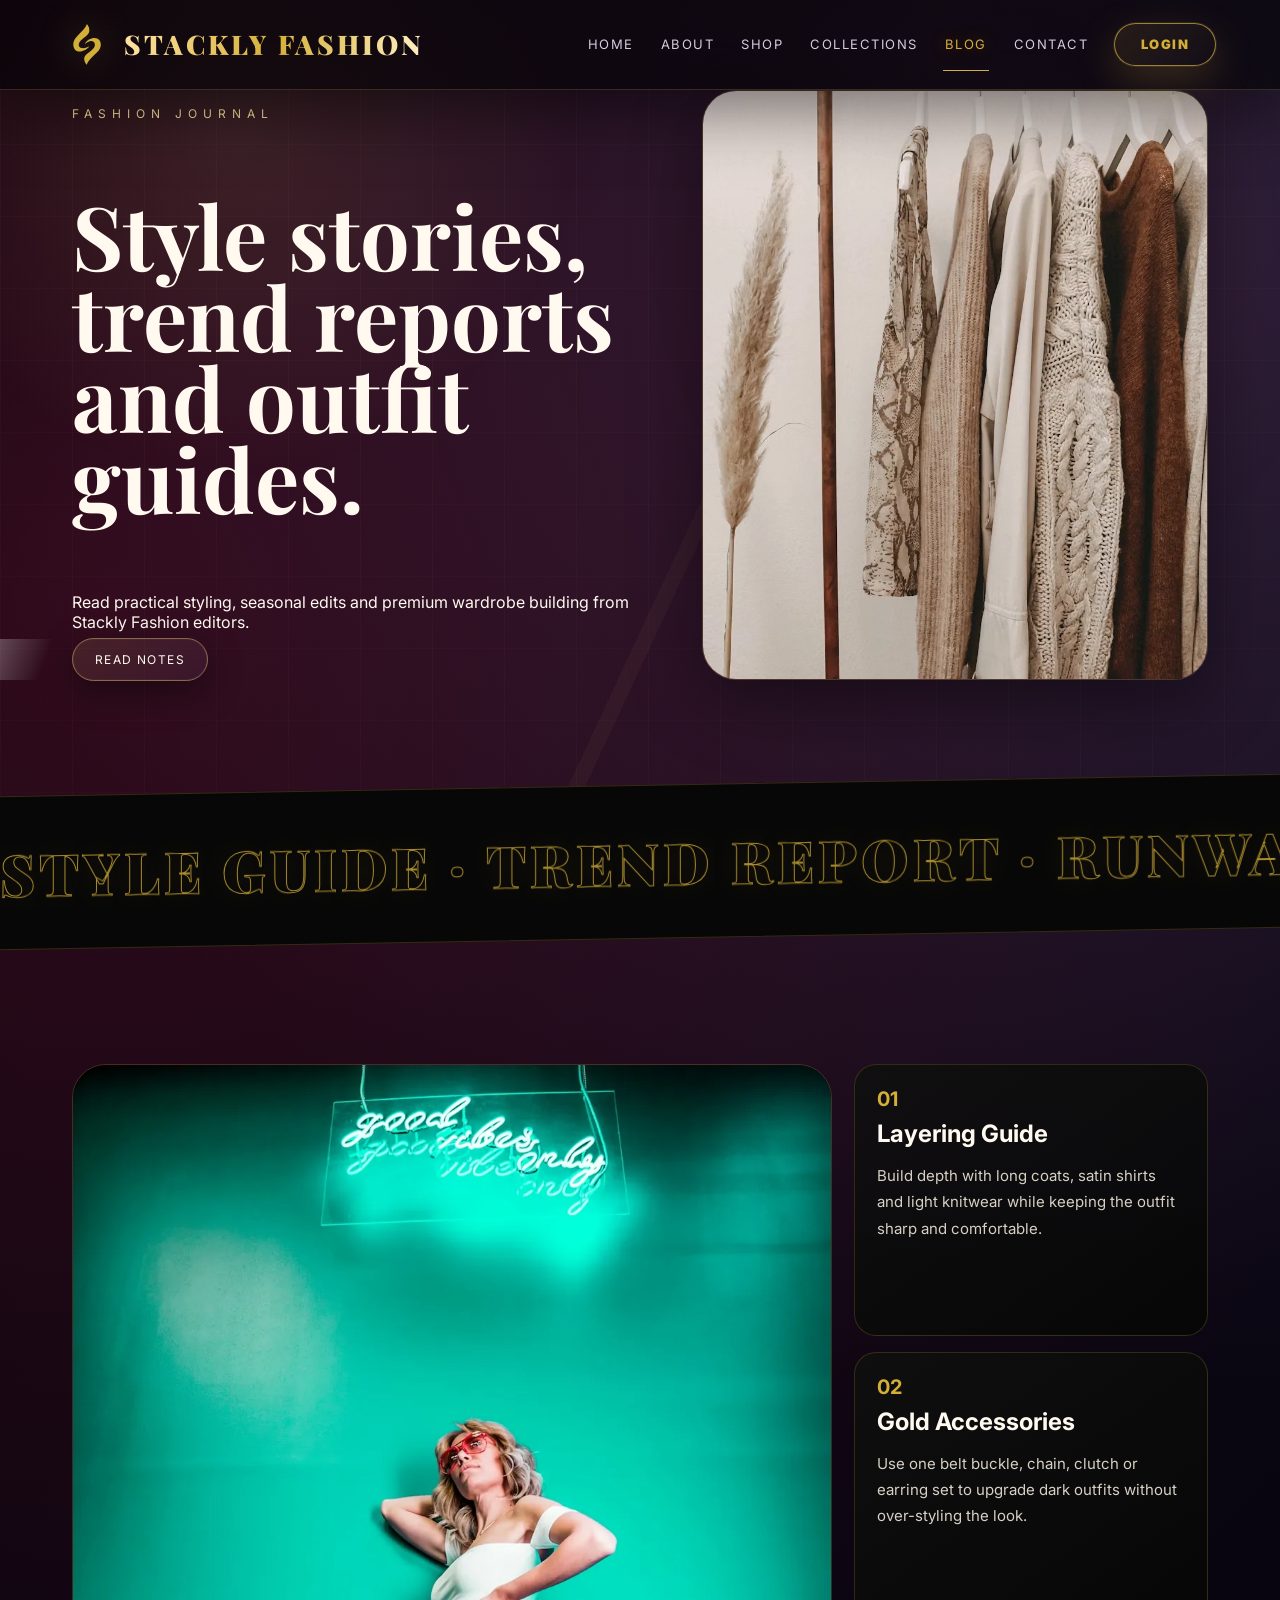
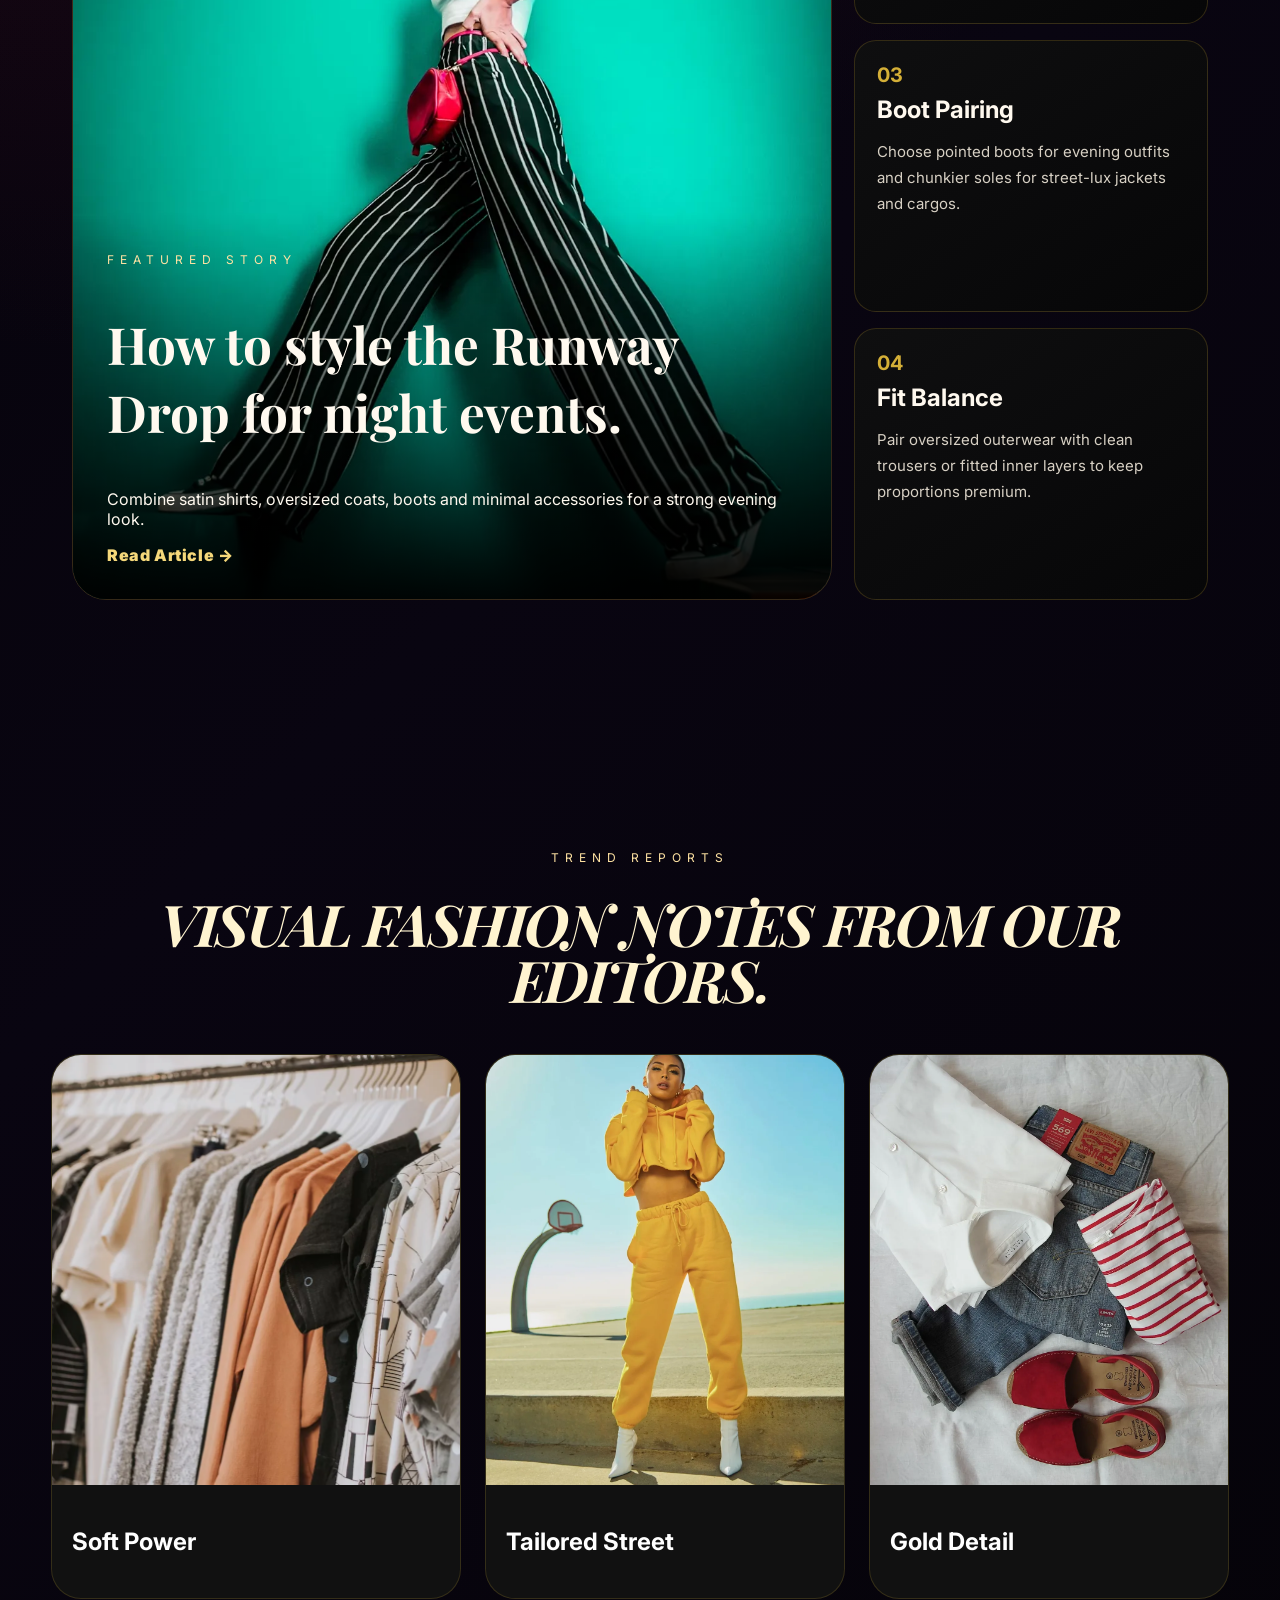
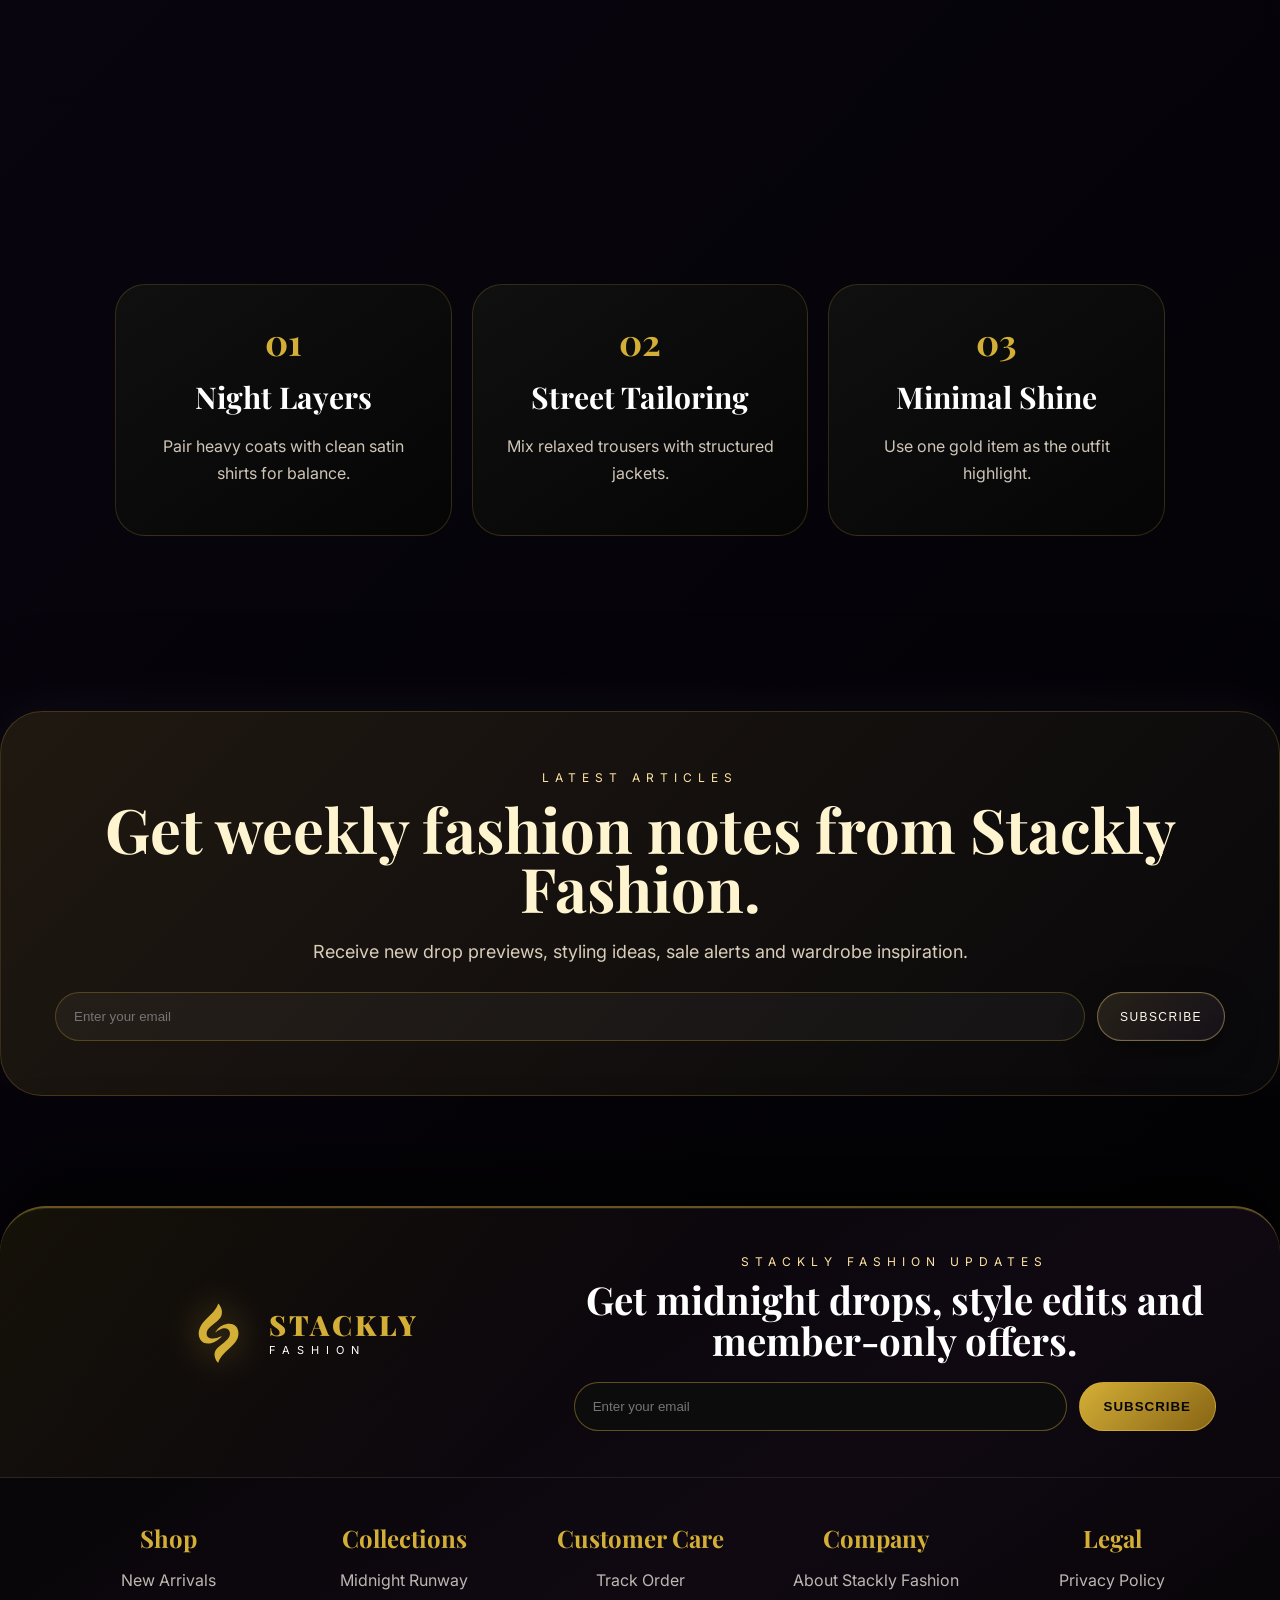
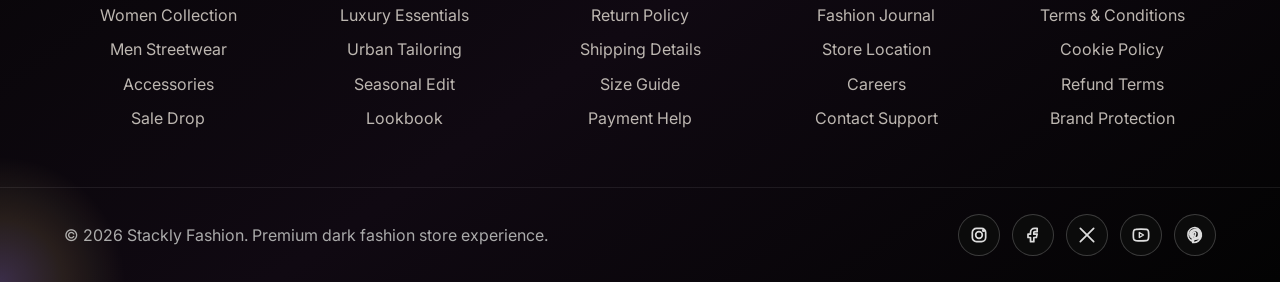
<file: blog.html>
<!DOCTYPE html><html lang="en"><head><meta charset="UTF-8"><meta name="viewport" content="width=device-width, initial-scale=1.0"><title>Blog | Stackly Fashion</title><link rel="preconnect" href="https://fonts.googleapis.com"><link rel="preconnect" href="https://fonts.gstatic.com" crossorigin><link href="https://fonts.googleapis.com/css2?family=Inter:wght@400;600;800;900&family=Playfair+Display:wght@700;900&display=swap" rel="stylesheet"><link rel="stylesheet" href="css/style.css"></head><body><div class="loader">
  <div class="loader-orbit">
    <span class="orbit-ring ring-one"></span>
    <span class="orbit-ring ring-two"></span>
    <div class="loader-logo-wrap"><img src="assets/stackly-logo.svg" alt="Stackly Fashion Logo"></div>
  </div>
  <div class="loader-brand">
    <span>STACKLY</span>
    <small>FASHION</small>
  </div>
  <div class="loader-line"><span></span></div>
  <p class="loader-copy">Preparing your fashion store</p>
</div><header class="nav"><a class="brand refresh-brand" href="#"><img src="assets/stackly-logo.svg" alt="Stackly Fashion Logo"><span>STACKLY FASHION</span></a><button class="hamb" type="button" aria-label="Open menu">☰</button><nav class="links"><a href="index.html">Home</a><a href="about.html">About</a><a href="shop.html">Shop</a><a href="collections.html">Collections</a><a href="blog.html">Blog</a><a href="contact.html">Contact</a><a class="login-btn" href="login.html">Login</a></nav></header><main>
<section class="cinema-page-hero blog-cinema reveal"><div><span class="eyebrow">Fashion Journal</span><h1>Style stories, trend reports and outfit guides.</h1><p>Read practical styling, seasonal edits and premium wardrobe building from Stackly Fashion editors.</p><a class="btn magnetic" href="#latest">Read Notes</a></div><img src="assets/images/fashion-8.webp" alt="Fashion journal editorial styling" loading="lazy"></section>
<div class="marquee premium-marquee"><div class="marquee-track marquee-ltr"><span>STYLE GUIDE · TREND REPORT · RUNWAY DROP · EDITORIAL PICKS · </span><span>STYLE GUIDE · TREND REPORT · RUNWAY DROP · EDITORIAL PICKS · </span></div></div>
<section class="magazine-feature reveal"><article class="big-story"><img src="assets/images/fashion-3.webp" alt="Featured fashion article runway styling" loading="lazy"><div><span class="eyebrow">Featured Story</span><h2>How to style the Runway Drop for night events.</h2><p>Combine satin shirts, oversized coats, boots and minimal accessories for a strong evening look.</p><a class="text-link" href="404.html">Read Article →</a></div></article><aside class="editorial-guide-list">
  <article><b>01</b><h3>Layering Guide</h3><p>Build depth with long coats, satin shirts and light knitwear while keeping the outfit sharp and comfortable.</p></article>
  <article><b>02</b><h3>Gold Accessories</h3><p>Use one belt buckle, chain, clutch or earring set to upgrade dark outfits without over-styling the look.</p></article>
  <article><b>03</b><h3>Boot Pairing</h3><p>Choose pointed boots for evening outfits and chunkier soles for street-lux jackets and cargos.</p></article>
  <article><b>04</b><h3>Fit Balance</h3><p>Pair oversized outerwear with clean trousers or fitted inner layers to keep proportions premium.</p></article>
</aside></section>
<section class="trend-report-slider reveal"><div class="section-title center-title"><span class="eyebrow">Trend Reports</span><h2>Visual fashion notes from our editors.</h2></div><div class="scroll-gallery"><article><img src="assets/images/fashion-4.webp" alt="Soft power trend report" loading="lazy"><h3>Soft Power</h3></article><article><img src="assets/images/fashion-5.webp" alt="Tailored street trend report" loading="lazy"><h3>Tailored Street</h3></article><article><img src="assets/images/fashion-6.webp" alt="Accessory trend report" loading="lazy"><h3>Gold Detail</h3></article></div></section>
<section class="style-guide-cards reveal premium-center"><article><b>01</b><h3>Night Layers</h3><p>Pair heavy coats with clean satin shirts for balance.</p></article><article><b>02</b><h3>Street Tailoring</h3><p>Mix relaxed trousers with structured jackets.</p></article><article><b>03</b><h3>Minimal Shine</h3><p>Use one gold item as the outfit highlight.</p></article></section>
<section id="latest" class="journal-newsletter reveal premium-center"><span class="eyebrow">Latest Articles</span><h2>Get weekly fashion notes from Stackly Fashion.</h2><p>Receive new drop previews, styling ideas, sale alerts and wardrobe inspiration.</p><form action="404.html"><input type="email" placeholder="Enter your email" aria-label="Email address" required><button class="btn magnetic" type="submit">Subscribe</button></form></section>
</main><footer class="footer luxe-footer">
  <div class="footer-top-row">
    <div class="footer-brand refresh-brand" title="Refresh page"><img src="assets/stackly-logo.svg" alt="Stackly Fashion Logo"><div><strong>STACKLY</strong><span>FASHION</span></div></div>
    <div class="footer-newsletter">
      <span class="eyebrow">Stackly Fashion Updates</span>
      <h3>Get midnight drops, style edits and member-only offers.</h3>
      <form class="footer-input" action="404.html"><input type="email" placeholder="Enter your email" aria-label="Footer subscription email" required><button type="submit">Subscribe</button></form>
    </div>
  </div>
  <div class="footer-nav-row">
    <div class="footer-col"><h3>Shop</h3><a href="404.html">New Arrivals</a><a href="404.html">Women Collection</a><a href="404.html">Men Streetwear</a><a href="404.html">Accessories</a><a href="404.html">Sale Drop</a></div>
    <div class="footer-col"><h3>Collections</h3><a href="404.html">Midnight Runway</a><a href="404.html">Luxury Essentials</a><a href="404.html">Urban Tailoring</a><a href="404.html">Seasonal Edit</a><a href="404.html">Lookbook</a></div>
    <div class="footer-col"><h3>Customer Care</h3><a href="404.html">Track Order</a><a href="404.html">Return Policy</a><a href="404.html">Shipping Details</a><a href="404.html">Size Guide</a><a href="404.html">Payment Help</a></div>
    <div class="footer-col"><h3>Company</h3><a href="404.html">About Stackly Fashion</a><a href="404.html">Fashion Journal</a><a href="404.html">Store Location</a><a href="404.html">Careers</a><a href="404.html">Contact Support</a></div>
    <div class="footer-col"><h3>Legal</h3><a href="404.html">Privacy Policy</a><a href="404.html">Terms & Conditions</a><a href="404.html">Cookie Policy</a><a href="404.html">Refund Terms</a><a href="404.html">Brand Protection</a></div>
  </div>
  <div class="footer-bottom-row">
    <p>© <span id="year"></span> Stackly Fashion. Premium dark fashion store experience.</p>
    <div class="footer-social mono-social">
      <a href="404.html" aria-label="Instagram"><svg viewBox="0 0 24 24" aria-hidden="true"><rect x="4" y="4" width="16" height="16" rx="5"></rect><circle cx="12" cy="12" r="4"></circle><circle cx="17.5" cy="6.5" r="1"></circle></svg></a>
      <a href="404.html" aria-label="Facebook"><svg viewBox="0 0 24 24" aria-hidden="true"><path d="M14 8h3V4h-3c-3 0-5 2-5 5v2H6v4h3v5h4v-5h3l1-4h-4V9c0-.6.4-1 1-1z"></path></svg></a>
      <a href="404.html" aria-label="X"><svg viewBox="0 0 24 24" aria-hidden="true"><path d="M4 4l16 16M20 4L4 20"></path></svg></a>
      <a href="404.html" aria-label="YouTube"><svg viewBox="0 0 24 24" aria-hidden="true"><path d="M21 8.2s-.2-1.5-.8-2.1c-.8-.8-1.7-.8-2.1-.9C15.2 5 12 5 12 5s-3.2 0-6.1.2c-.4 0-1.3.1-2.1.9C3.2 6.7 3 8.2 3 8.2S2.8 10 2.8 11.8v.4C2.8 14 3 15.8 3 15.8s.2 1.5.8 2.1c.8.8 1.9.8 2.4.9 1.7.2 5.8.2 5.8.2s3.2 0 6.1-.2c.4 0 1.3-.1 2.1-.9.6-.6.8-2.1.8-2.1s.2-1.8.2-3.6v-.4c0-1.8-.2-3.6-.2-3.6z"></path><path d="M10 9v6l5-3z"></path></svg></a>
      <a href="404.html" aria-label="Pinterest"><svg viewBox="0 0 24 24" aria-hidden="true"><path d="M12 3a8.5 8.5 0 0 0-3.1 16.4c-.1-.7-.2-1.8 0-2.6l1-4.1s-.3-.6-.3-1.5c0-1.4.8-2.5 1.8-2.5.9 0 1.3.6 1.3 1.4 0 .9-.6 2.2-.9 3.4-.2 1 .5 1.8 1.5 1.8 1.8 0 3.1-1.9 3.1-4.6 0-2.4-1.7-4.1-4.2-4.1-2.9 0-4.6 2.2-4.6 4.4 0 .9.3 1.8.8 2.3.1.1.1.2.1.4l-.3 1.1c0 .2-.2.3-.4.2-1.2-.6-2-2.3-2-3.7 0-3 2.2-5.8 6.4-5.8 3.4 0 6 2.4 6 5.6 0 3.3-2.1 6-5 6-1 0-1.9-.5-2.2-1.1l-.6 2.3c-.2.8-.8 1.9-1.2 2.6A8.5 8.5 0 1 0 12 3z"></path></svg></a>
    </div>
  </div>
</footer><script src="js/main.js"></script></body></html>
</file>
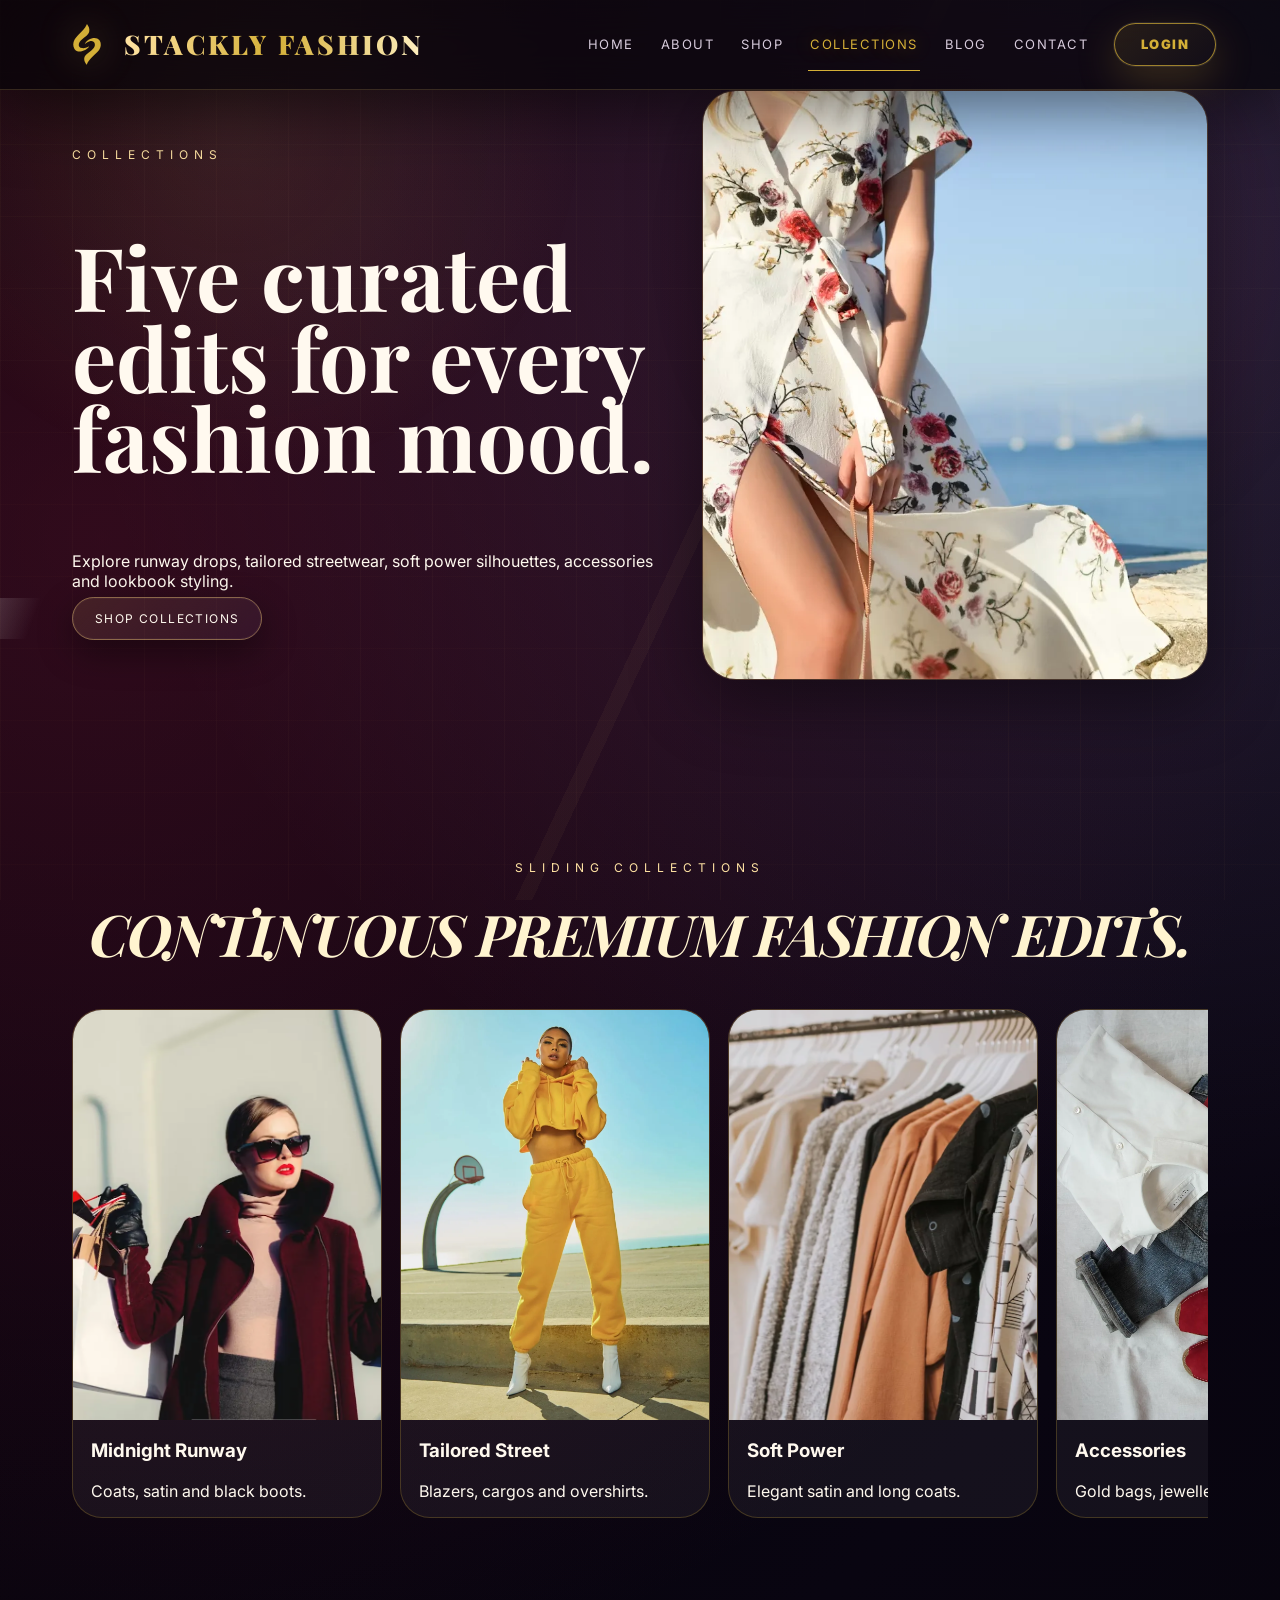
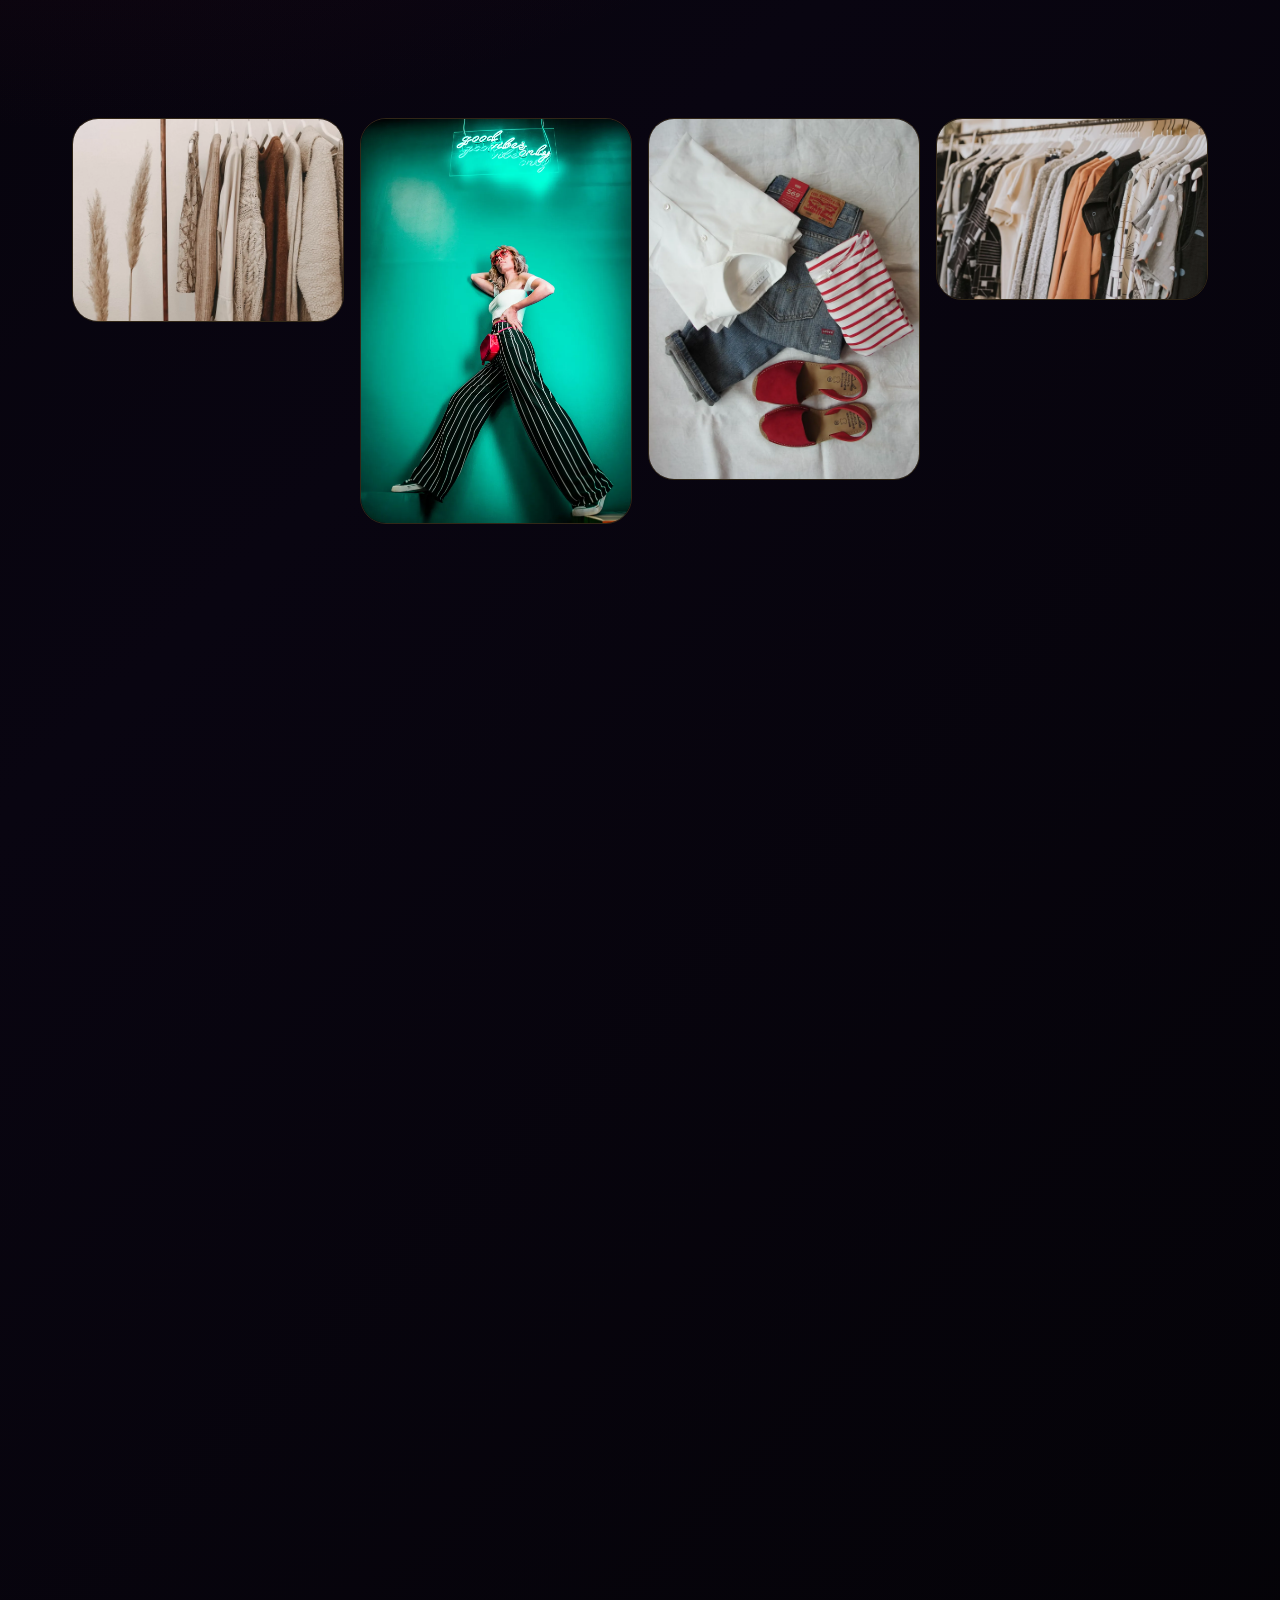
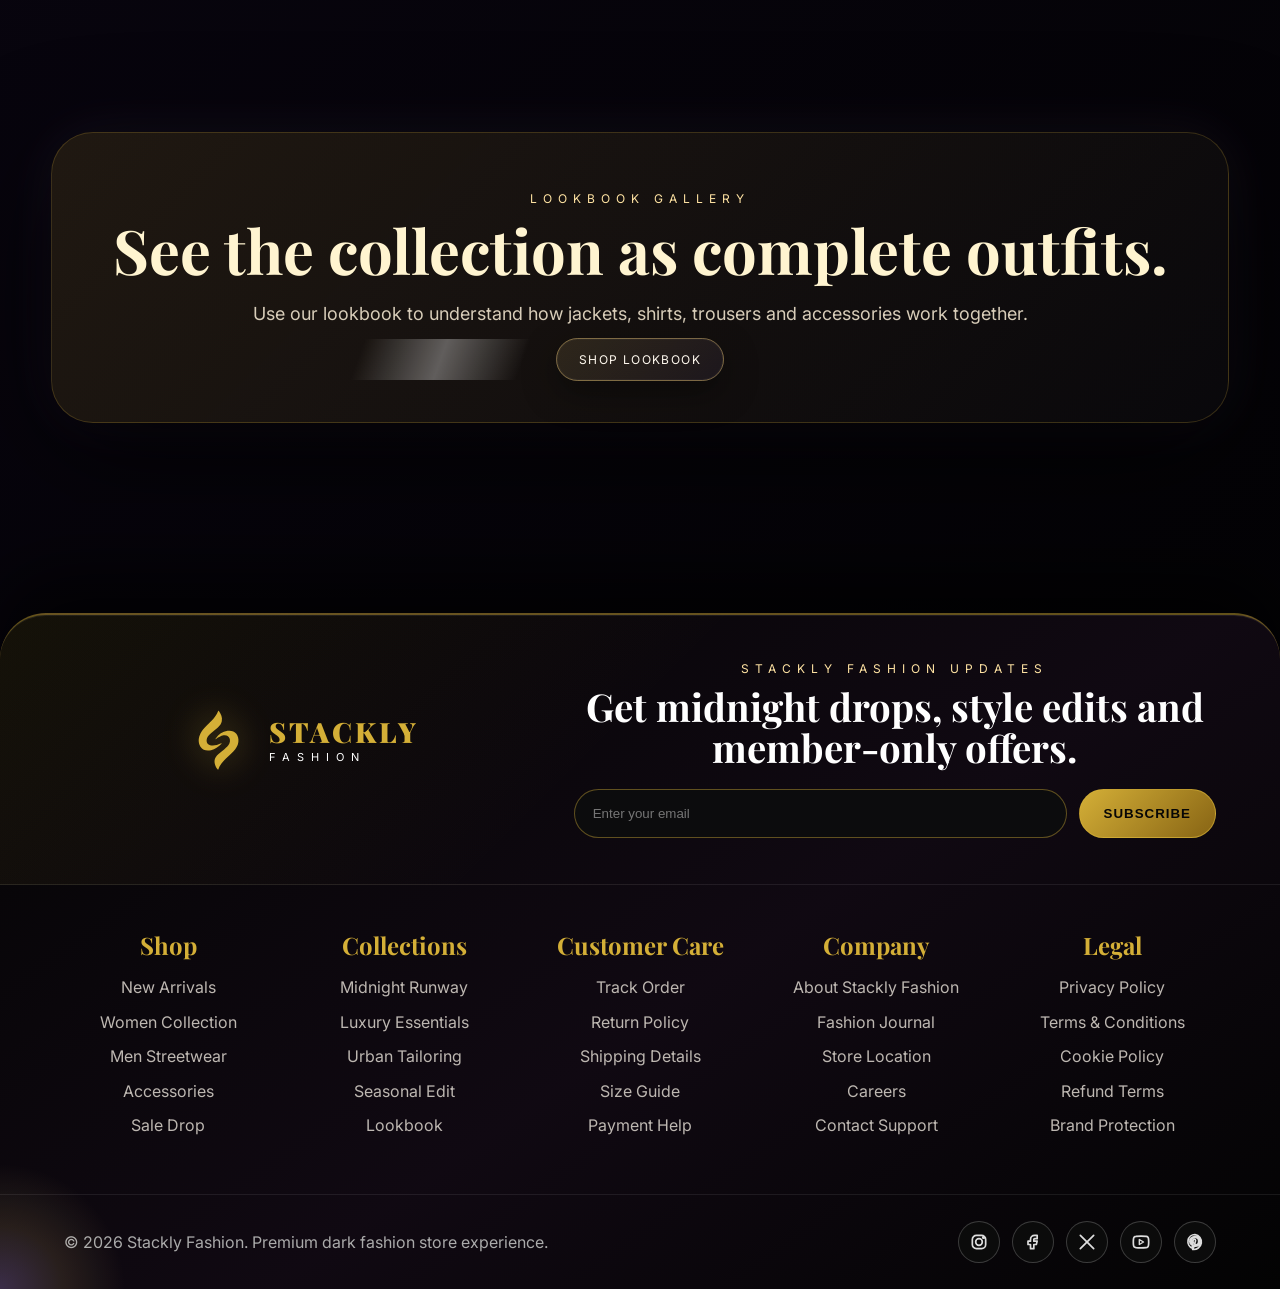
<file: collections.html>
<!DOCTYPE html><html lang="en"><head><meta charset="UTF-8"><meta name="viewport" content="width=device-width, initial-scale=1.0"><title>Collections | Stackly Fashion</title><link rel="preconnect" href="https://fonts.googleapis.com"><link rel="preconnect" href="https://fonts.gstatic.com" crossorigin><link href="https://fonts.googleapis.com/css2?family=Inter:wght@400;600;800;900&family=Playfair+Display:wght@700;900&display=swap" rel="stylesheet"><link rel="stylesheet" href="css/style.css"></head><body><div class="loader">
  <div class="loader-orbit">
    <span class="orbit-ring ring-one"></span>
    <span class="orbit-ring ring-two"></span>
    <div class="loader-logo-wrap"><img src="assets/stackly-logo.svg" alt="Stackly Fashion Logo"></div>
  </div>
  <div class="loader-brand">
    <span>STACKLY</span>
    <small>FASHION</small>
  </div>
  <div class="loader-line"><span></span></div>
  <p class="loader-copy">Preparing your fashion store</p>
</div><header class="nav"><a class="brand refresh-brand" href="#"><img src="assets/stackly-logo.svg" alt="Stackly Fashion Logo"><span>STACKLY FASHION</span></a><button class="hamb" type="button" aria-label="Open menu">☰</button><nav class="links"><a href="index.html">Home</a><a href="about.html">About</a><a href="shop.html">Shop</a><a href="collections.html">Collections</a><a href="blog.html">Blog</a><a href="contact.html">Contact</a><a class="login-btn" href="login.html">Login</a></nav></header><main>
<section class="cinema-page-hero collections-cinema reveal"><div><span class="eyebrow">Collections</span><h1>Five curated edits for every fashion mood.</h1><p>Explore runway drops, tailored streetwear, soft power silhouettes, accessories and lookbook styling.</p><a class="btn magnetic" href="shop.html">Shop Collections</a></div><img src="assets/images/fashion-2.webp" alt="Stackly Fashion collection cinematic hero" loading="lazy"></section>
<section class="infinite-collection reveal"><div class="section-title center-title"><span class="eyebrow">Sliding Collections</span><h2>Continuous premium fashion edits.</h2></div><div class="collection-slide-track"><article><img src="assets/images/fashion-1.webp" alt="Midnight runway collection" loading="lazy"><h3>Midnight Runway</h3><p>Coats, satin and black boots.</p></article><article><img src="assets/images/fashion-5.webp" alt="Tailored street fashion collection" loading="lazy"><h3>Tailored Street</h3><p>Blazers, cargos and overshirts.</p></article><article><img src="assets/images/fashion-4.webp" alt="Soft Power fashion collection" loading="lazy"><h3>Soft Power</h3><p>Elegant satin and long coats.</p></article><article><img src="assets/images/fashion-6.webp" alt="Premium accessories collection" loading="lazy"><h3>Accessories</h3><p>Gold bags, jewellery and belts.</p></article></div></section>
<section class="masonry-gallery reveal"><img src="assets/images/fashion-8.webp" alt="Fashion lookbook gallery image one" loading="lazy"><img src="assets/images/fashion-3.webp" alt="Fashion lookbook gallery image two" loading="lazy"><img src="assets/images/fashion-6.webp" alt="Fashion lookbook gallery image three" loading="lazy"><img src="assets/images/fashion-4.webp" alt="Fashion lookbook gallery image four" loading="lazy"></section>
<section class="collection-duo-premium reveal"><div><img src="assets/images/fashion-5.webp" alt="Mens tailored street collection" loading="lazy"><h2>Men’s Tailored Street</h2><p>Blazers, overshirts, cargos and black essentials for city styling.</p></div><div><img src="assets/images/fashion-4.webp" alt="Womens soft power collection" loading="lazy"><h2>Women’s Soft Power</h2><p>Satin, long coats and evening silhouettes with graceful confidence.</p></div></section>
<section class="lookbook-stage-premium reveal premium-center"><span class="eyebrow">Lookbook Gallery</span><h2>See the collection as complete outfits.</h2><p>Use our lookbook to understand how jackets, shirts, trousers and accessories work together.</p><a class="btn magnetic" href="shop.html">Shop Lookbook</a></section>
</main><footer class="footer luxe-footer">
  <div class="footer-top-row">
    <div class="footer-brand refresh-brand" title="Refresh page"><img src="assets/stackly-logo.svg" alt="Stackly Fashion Logo"><div><strong>STACKLY</strong><span>FASHION</span></div></div>
    <div class="footer-newsletter">
      <span class="eyebrow">Stackly Fashion Updates</span>
      <h3>Get midnight drops, style edits and member-only offers.</h3>
      <form class="footer-input" action="404.html"><input type="email" placeholder="Enter your email" aria-label="Footer subscription email" required><button type="submit">Subscribe</button></form>
    </div>
  </div>
  <div class="footer-nav-row">
    <div class="footer-col"><h3>Shop</h3><a href="404.html">New Arrivals</a><a href="404.html">Women Collection</a><a href="404.html">Men Streetwear</a><a href="404.html">Accessories</a><a href="404.html">Sale Drop</a></div>
    <div class="footer-col"><h3>Collections</h3><a href="404.html">Midnight Runway</a><a href="404.html">Luxury Essentials</a><a href="404.html">Urban Tailoring</a><a href="404.html">Seasonal Edit</a><a href="404.html">Lookbook</a></div>
    <div class="footer-col"><h3>Customer Care</h3><a href="404.html">Track Order</a><a href="404.html">Return Policy</a><a href="404.html">Shipping Details</a><a href="404.html">Size Guide</a><a href="404.html">Payment Help</a></div>
    <div class="footer-col"><h3>Company</h3><a href="404.html">About Stackly Fashion</a><a href="404.html">Fashion Journal</a><a href="404.html">Store Location</a><a href="404.html">Careers</a><a href="404.html">Contact Support</a></div>
    <div class="footer-col"><h3>Legal</h3><a href="404.html">Privacy Policy</a><a href="404.html">Terms & Conditions</a><a href="404.html">Cookie Policy</a><a href="404.html">Refund Terms</a><a href="404.html">Brand Protection</a></div>
  </div>
  <div class="footer-bottom-row">
    <p>© <span id="year"></span> Stackly Fashion. Premium dark fashion store experience.</p>
    <div class="footer-social mono-social">
      <a href="404.html" aria-label="Instagram"><svg viewBox="0 0 24 24" aria-hidden="true"><rect x="4" y="4" width="16" height="16" rx="5"></rect><circle cx="12" cy="12" r="4"></circle><circle cx="17.5" cy="6.5" r="1"></circle></svg></a>
      <a href="404.html" aria-label="Facebook"><svg viewBox="0 0 24 24" aria-hidden="true"><path d="M14 8h3V4h-3c-3 0-5 2-5 5v2H6v4h3v5h4v-5h3l1-4h-4V9c0-.6.4-1 1-1z"></path></svg></a>
      <a href="404.html" aria-label="X"><svg viewBox="0 0 24 24" aria-hidden="true"><path d="M4 4l16 16M20 4L4 20"></path></svg></a>
      <a href="404.html" aria-label="YouTube"><svg viewBox="0 0 24 24" aria-hidden="true"><path d="M21 8.2s-.2-1.5-.8-2.1c-.8-.8-1.7-.8-2.1-.9C15.2 5 12 5 12 5s-3.2 0-6.1.2c-.4 0-1.3.1-2.1.9C3.2 6.7 3 8.2 3 8.2S2.8 10 2.8 11.8v.4C2.8 14 3 15.8 3 15.8s.2 1.5.8 2.1c.8.8 1.9.8 2.4.9 1.7.2 5.8.2 5.8.2s3.2 0 6.1-.2c.4 0 1.3-.1 2.1-.9.6-.6.8-2.1.8-2.1s.2-1.8.2-3.6v-.4c0-1.8-.2-3.6-.2-3.6z"></path><path d="M10 9v6l5-3z"></path></svg></a>
      <a href="404.html" aria-label="Pinterest"><svg viewBox="0 0 24 24" aria-hidden="true"><path d="M12 3a8.5 8.5 0 0 0-3.1 16.4c-.1-.7-.2-1.8 0-2.6l1-4.1s-.3-.6-.3-1.5c0-1.4.8-2.5 1.8-2.5.9 0 1.3.6 1.3 1.4 0 .9-.6 2.2-.9 3.4-.2 1 .5 1.8 1.5 1.8 1.8 0 3.1-1.9 3.1-4.6 0-2.4-1.7-4.1-4.2-4.1-2.9 0-4.6 2.2-4.6 4.4 0 .9.3 1.8.8 2.3.1.1.1.2.1.4l-.3 1.1c0 .2-.2.3-.4.2-1.2-.6-2-2.3-2-3.7 0-3 2.2-5.8 6.4-5.8 3.4 0 6 2.4 6 5.6 0 3.3-2.1 6-5 6-1 0-1.9-.5-2.2-1.1l-.6 2.3c-.2.8-.8 1.9-1.2 2.6A8.5 8.5 0 1 0 12 3z"></path></svg></a>
    </div>
  </div>
</footer><script src="js/main.js"></script></body></html>
</file>
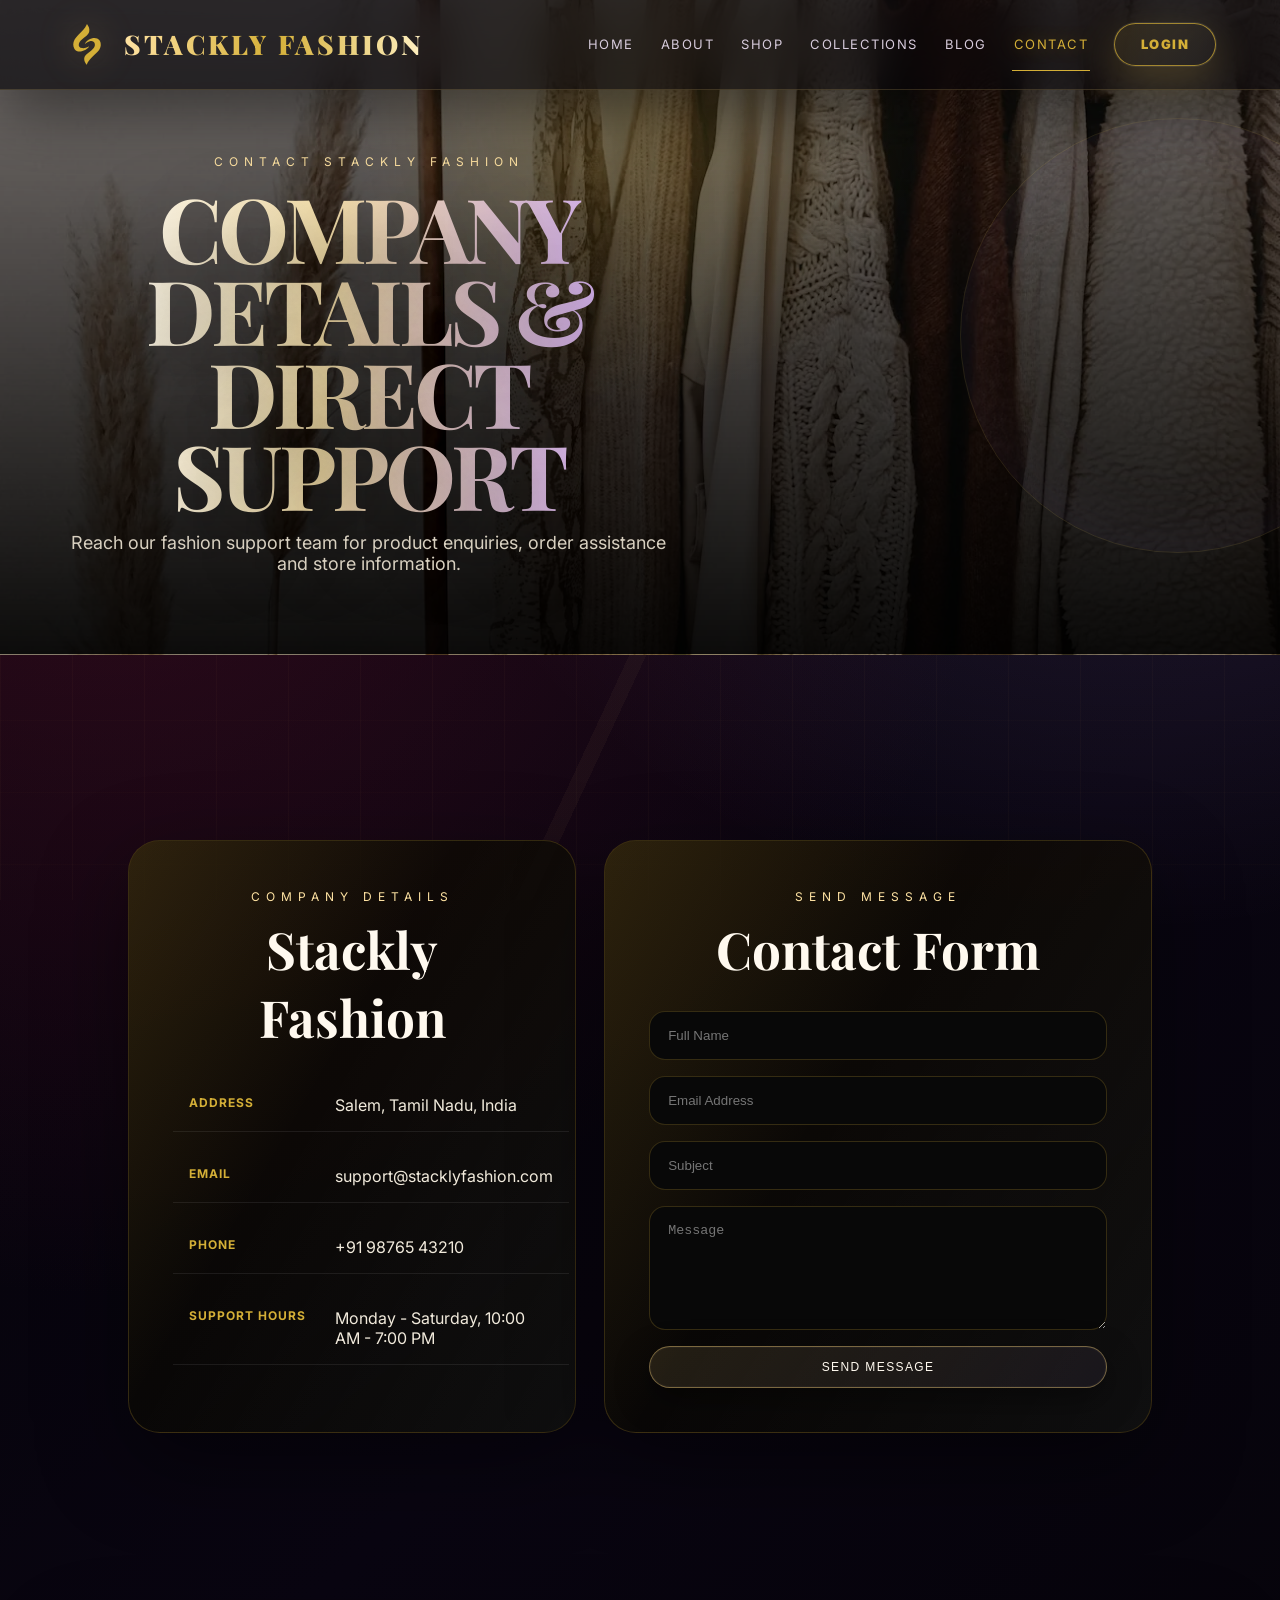
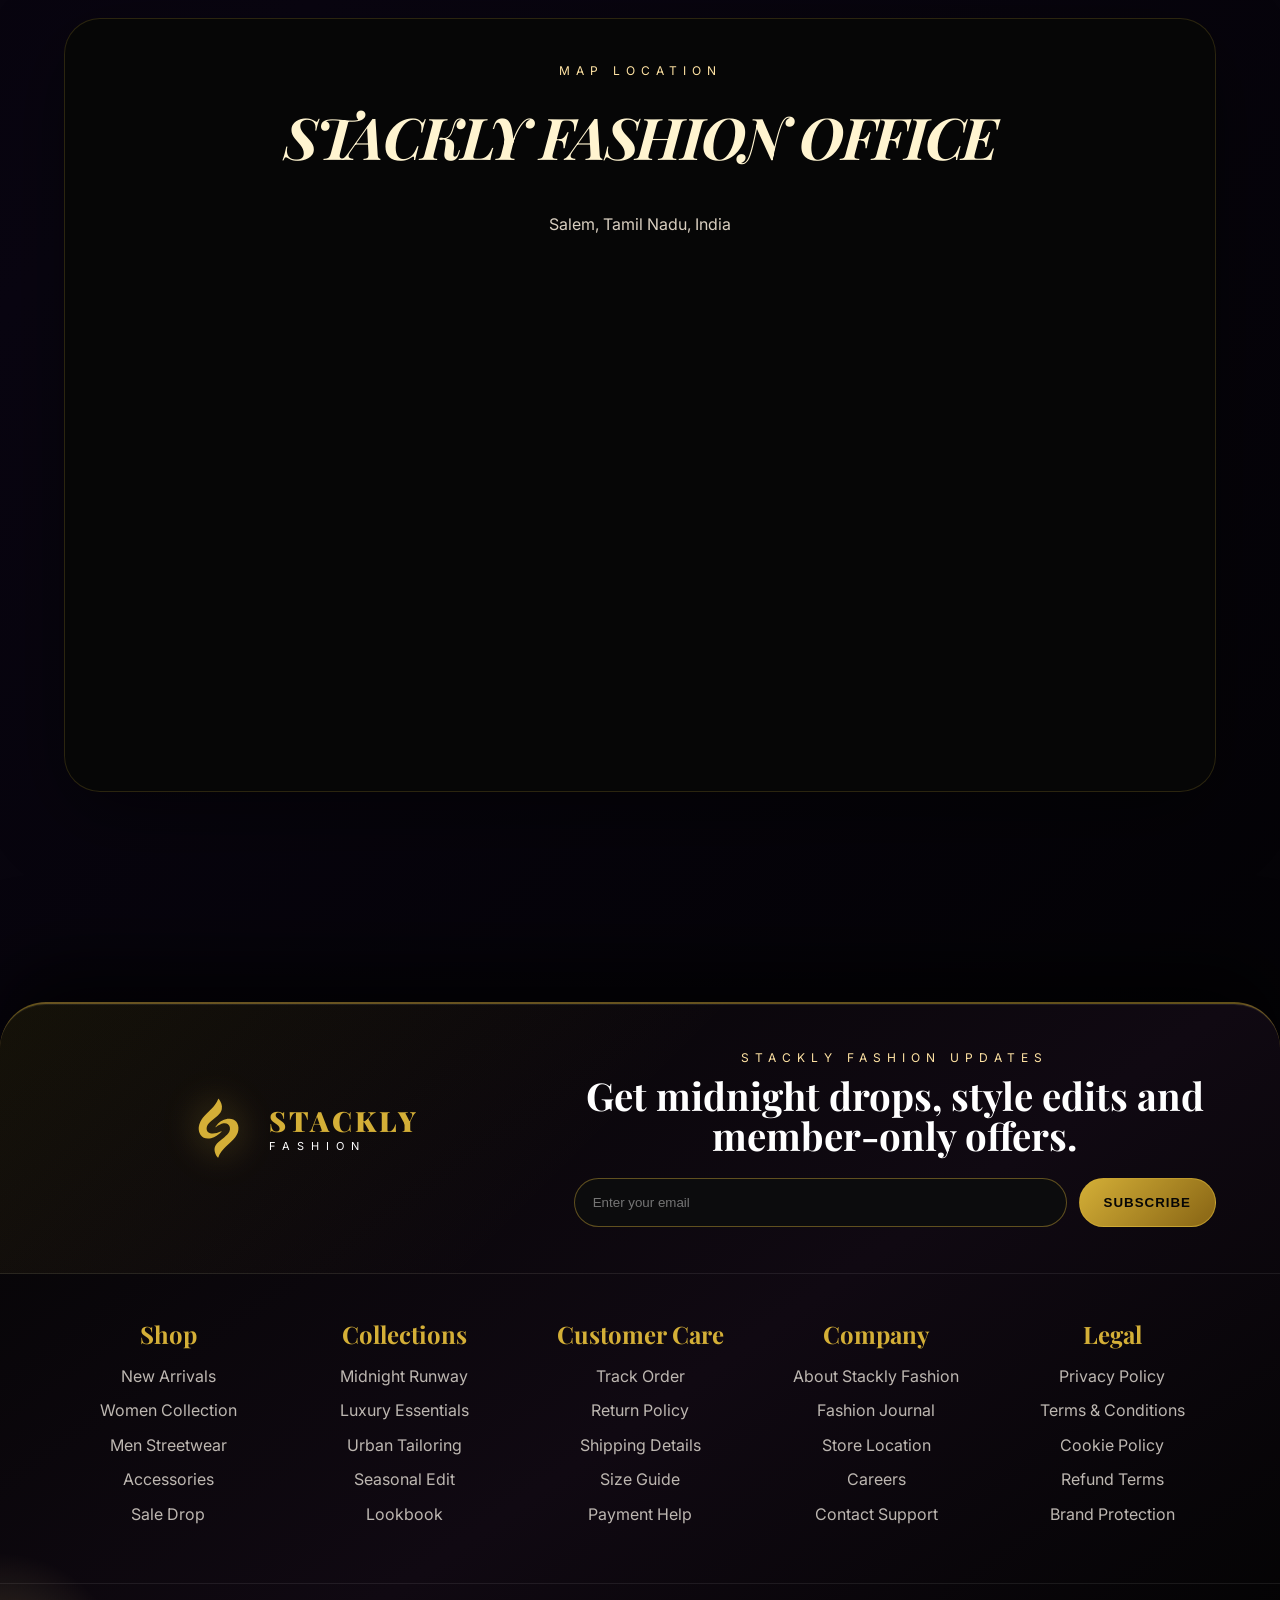
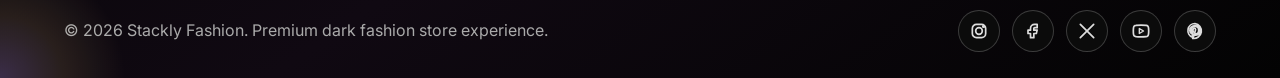
<file: contact.html>
<!DOCTYPE html><html lang="en"><head><meta charset="UTF-8"><meta name="viewport" content="width=device-width, initial-scale=1.0"><title>Contact | Stackly Fashion</title><link rel="preconnect" href="https://fonts.googleapis.com"><link rel="preconnect" href="https://fonts.gstatic.com" crossorigin><link href="https://fonts.googleapis.com/css2?family=Inter:wght@400;600;800;900&family=Playfair+Display:wght@700;900&display=swap" rel="stylesheet"><link rel="stylesheet" href="css/style.css"></head><body><div class="loader">
  <div class="loader-orbit">
    <span class="orbit-ring ring-one"></span>
    <span class="orbit-ring ring-two"></span>
    <div class="loader-logo-wrap"><img src="assets/stackly-logo.svg" alt="Stackly Fashion Logo"></div>
  </div>
  <div class="loader-brand">
    <span>STACKLY</span>
    <small>FASHION</small>
  </div>
  <div class="loader-line"><span></span></div>
  <p class="loader-copy">Preparing your fashion store</p>
</div><header class="nav"><a class="brand refresh-brand" href="#"><img src="assets/stackly-logo.svg" alt="Stackly Fashion Logo"><span>STACKLY FASHION</span></a><button class="hamb" type="button" aria-label="Open menu">☰</button><nav class="links"><a href="index.html">Home</a><a href="about.html">About</a><a href="shop.html">Shop</a><a href="collections.html">Collections</a><a href="blog.html">Blog</a><a href="contact.html">Contact</a><a class="login-btn" href="login.html">Login</a></nav></header><main class="contact-clean-page">
<section class="contact-hero clean-contact-hero reveal">
  <div class="contact-hero-inner">
    <span class="eyebrow">Contact Stackly Fashion</span>
    <h1>Company Details & Direct Support</h1>
    <p>Reach our fashion support team for product enquiries, order assistance and store information.</p>
  </div>
</section>

<section class="clean-contact-wrap reveal">
  <div class="clean-contact-card company-details-card">
    <span class="eyebrow">Company Details</span>
    <h2>Stackly Fashion</h2>
    <div class="contact-detail-list">
      <p><strong>Address</strong><span>Salem, Tamil Nadu, India</span></p>
      <p><strong>Email</strong><span>support@stacklyfashion.com</span></p>
      <p><strong>Phone</strong><span>+91 98765 43210</span></p>
      <p><strong>Support Hours</strong><span>Monday - Saturday, 10:00 AM - 7:00 PM</span></p>
    </div>
  </div>

  <div class="clean-contact-card contact-message-card">
    <span class="eyebrow">Send Message</span>
    <h2>Contact Form</h2>
    <form class="form-box clean-form" action="404.html">
      <input type="text" placeholder="Full Name" aria-label="Full Name" required>
      <input type="email" placeholder="Email Address" aria-label="Email Address" required>
      <input type="text" placeholder="Subject" aria-label="Subject" required>
      <textarea rows="6" placeholder="Message" aria-label="Message" required></textarea>
      <button class="btn" type="submit">Send Message</button>
    </form>
  </div>
</section>

<section class="clean-map-section reveal">
  <div class="section-title">
    <span class="eyebrow">Map Location</span>
    <h2>Stackly Fashion Office</h2>
    <p>Salem, Tamil Nadu, India</p>
  </div>
  <iframe title="Stackly Fashion Salem Location Map" src="https://www.google.com/maps?q=Salem%20Tamil%20Nadu%20India&output=embed" loading="lazy" referrerpolicy="no-referrer-when-downgrade"></iframe>
</section>
</main><footer class="footer luxe-footer">
  <div class="footer-top-row">
    <div class="footer-brand refresh-brand" title="Refresh page"><img src="assets/stackly-logo.svg" alt="Stackly Fashion Logo"><div><strong>STACKLY</strong><span>FASHION</span></div></div>
    <div class="footer-newsletter">
      <span class="eyebrow">Stackly Fashion Updates</span>
      <h3>Get midnight drops, style edits and member-only offers.</h3>
      <form class="footer-input" action="404.html"><input type="email" placeholder="Enter your email" aria-label="Footer subscription email" required><button type="submit">Subscribe</button></form>
    </div>
  </div>
  <div class="footer-nav-row">
    <div class="footer-col"><h3>Shop</h3><a href="404.html">New Arrivals</a><a href="404.html">Women Collection</a><a href="404.html">Men Streetwear</a><a href="404.html">Accessories</a><a href="404.html">Sale Drop</a></div>
    <div class="footer-col"><h3>Collections</h3><a href="404.html">Midnight Runway</a><a href="404.html">Luxury Essentials</a><a href="404.html">Urban Tailoring</a><a href="404.html">Seasonal Edit</a><a href="404.html">Lookbook</a></div>
    <div class="footer-col"><h3>Customer Care</h3><a href="404.html">Track Order</a><a href="404.html">Return Policy</a><a href="404.html">Shipping Details</a><a href="404.html">Size Guide</a><a href="404.html">Payment Help</a></div>
    <div class="footer-col"><h3>Company</h3><a href="404.html">About Stackly Fashion</a><a href="404.html">Fashion Journal</a><a href="404.html">Store Location</a><a href="404.html">Careers</a><a href="404.html">Contact Support</a></div>
    <div class="footer-col"><h3>Legal</h3><a href="404.html">Privacy Policy</a><a href="404.html">Terms & Conditions</a><a href="404.html">Cookie Policy</a><a href="404.html">Refund Terms</a><a href="404.html">Brand Protection</a></div>
  </div>
  <div class="footer-bottom-row">
    <p>© <span id="year"></span> Stackly Fashion. Premium dark fashion store experience.</p>
    <div class="footer-social mono-social">
      <a href="404.html" aria-label="Instagram"><svg viewBox="0 0 24 24" aria-hidden="true"><rect x="4" y="4" width="16" height="16" rx="5"></rect><circle cx="12" cy="12" r="4"></circle><circle cx="17.5" cy="6.5" r="1"></circle></svg></a>
      <a href="404.html" aria-label="Facebook"><svg viewBox="0 0 24 24" aria-hidden="true"><path d="M14 8h3V4h-3c-3 0-5 2-5 5v2H6v4h3v5h4v-5h3l1-4h-4V9c0-.6.4-1 1-1z"></path></svg></a>
      <a href="404.html" aria-label="X"><svg viewBox="0 0 24 24" aria-hidden="true"><path d="M4 4l16 16M20 4L4 20"></path></svg></a>
      <a href="404.html" aria-label="YouTube"><svg viewBox="0 0 24 24" aria-hidden="true"><path d="M21 8.2s-.2-1.5-.8-2.1c-.8-.8-1.7-.8-2.1-.9C15.2 5 12 5 12 5s-3.2 0-6.1.2c-.4 0-1.3.1-2.1.9C3.2 6.7 3 8.2 3 8.2S2.8 10 2.8 11.8v.4C2.8 14 3 15.8 3 15.8s.2 1.5.8 2.1c.8.8 1.9.8 2.4.9 1.7.2 5.8.2 5.8.2s3.2 0 6.1-.2c.4 0 1.3-.1 2.1-.9.6-.6.8-2.1.8-2.1s.2-1.8.2-3.6v-.4c0-1.8-.2-3.6-.2-3.6z"></path><path d="M10 9v6l5-3z"></path></svg></a>
      <a href="404.html" aria-label="Pinterest"><svg viewBox="0 0 24 24" aria-hidden="true"><path d="M12 3a8.5 8.5 0 0 0-3.1 16.4c-.1-.7-.2-1.8 0-2.6l1-4.1s-.3-.6-.3-1.5c0-1.4.8-2.5 1.8-2.5.9 0 1.3.6 1.3 1.4 0 .9-.6 2.2-.9 3.4-.2 1 .5 1.8 1.5 1.8 1.8 0 3.1-1.9 3.1-4.6 0-2.4-1.7-4.1-4.2-4.1-2.9 0-4.6 2.2-4.6 4.4 0 .9.3 1.8.8 2.3.1.1.1.2.1.4l-.3 1.1c0 .2-.2.3-.4.2-1.2-.6-2-2.3-2-3.7 0-3 2.2-5.8 6.4-5.8 3.4 0 6 2.4 6 5.6 0 3.3-2.1 6-5 6-1 0-1.9-.5-2.2-1.1l-.6 2.3c-.2.8-.8 1.9-1.2 2.6A8.5 8.5 0 1 0 12 3z"></path></svg></a>
    </div>
  </div>
</footer><script src="js/main.js"></script></body></html>
</file>
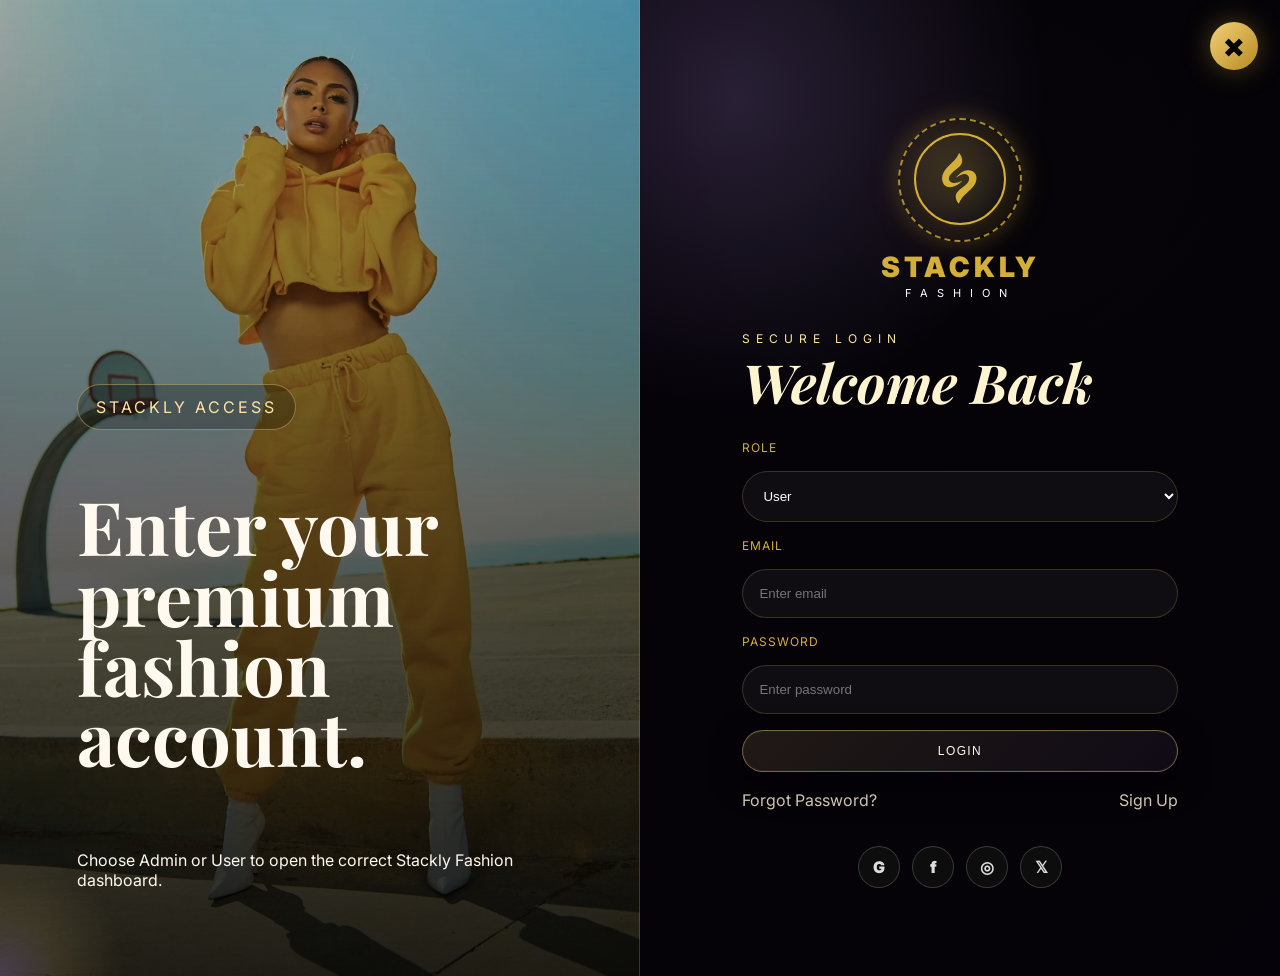
<file: login.html>
<!DOCTYPE html><html lang="en"><head><meta charset="UTF-8"><meta name="viewport" content="width=device-width, initial-scale=1.0"><title>Login | Stackly Fashion</title><link rel="preconnect" href="https://fonts.googleapis.com"><link rel="preconnect" href="https://fonts.gstatic.com" crossorigin><link href="https://fonts.googleapis.com/css2?family=Inter:wght@400;600;800;900&family=Playfair+Display:wght@700;900&display=swap" rel="stylesheet"><link rel="stylesheet" href="css/style.css"></head><body class="auth-only-page"><div class="loader">
  <div class="loader-orbit">
    <span class="orbit-ring ring-one"></span>
    <span class="orbit-ring ring-two"></span>
    <div class="loader-logo-wrap"><img src="assets/stackly-logo.svg" alt="Stackly Fashion Logo"></div>
  </div>
  <div class="loader-brand">
    <span>STACKLY</span>
    <small>FASHION</small>
  </div>
  <div class="loader-line"><span></span></div>
  <p class="loader-copy">Preparing your fashion store</p>
</div><a href="index.html" class="auth-close" aria-label="Close and return home">&times;</a><header class="nav"><a class="brand refresh-brand" href="#"><img src="assets/stackly-logo.svg" alt="Stackly Fashion Logo"><span>STACKLY FASHION</span></a><button class="hamb" type="button" aria-label="Open menu">☰</button><nav class="links"><a href="index.html">Home</a><a href="about.html">About</a><a href="shop.html">Shop</a><a href="collections.html">Collections</a><a href="blog.html">Blog</a><a href="contact.html">Contact</a><a class="login-btn" href="login.html">Login</a></nav></header><main class="new-auth login-screen"><section class="auth-visual"><div class="auth-badge">STACKLY ACCESS</div><h1>Enter your premium fashion account.</h1><p>Choose Admin or User to open the correct Stackly Fashion dashboard.</p></section><section class="auth-panel"><div class="auth-brand refresh-brand"><img src="assets/stackly-logo.svg" alt="Stackly Fashion"><div><strong>STACKLY</strong><span>FASHION</span></div></div><span class="eyebrow">Secure Login</span><h2>Welcome Back</h2><form id="loginForm" class="form-box"><label>Role</label><select id="role" required><option value="user">User</option><option value="admin">Admin</option></select><label>Email</label><input id="loginEmail" type="email" placeholder="Enter email" required><label>Password</label><input type="password" placeholder="Enter password" required><button class="btn" type="submit">Login</button></form><div class="auth-links"><a href="#">Forgot Password?</a><a href="signup.html">Sign Up</a></div><div class="social mono mono-social"><a href="404.html">G</a><a href="404.html">f</a><a href="404.html">◎</a><a href="404.html">𝕏</a></div></section></main><script src="js/main.js"></script></body></html>
</file>
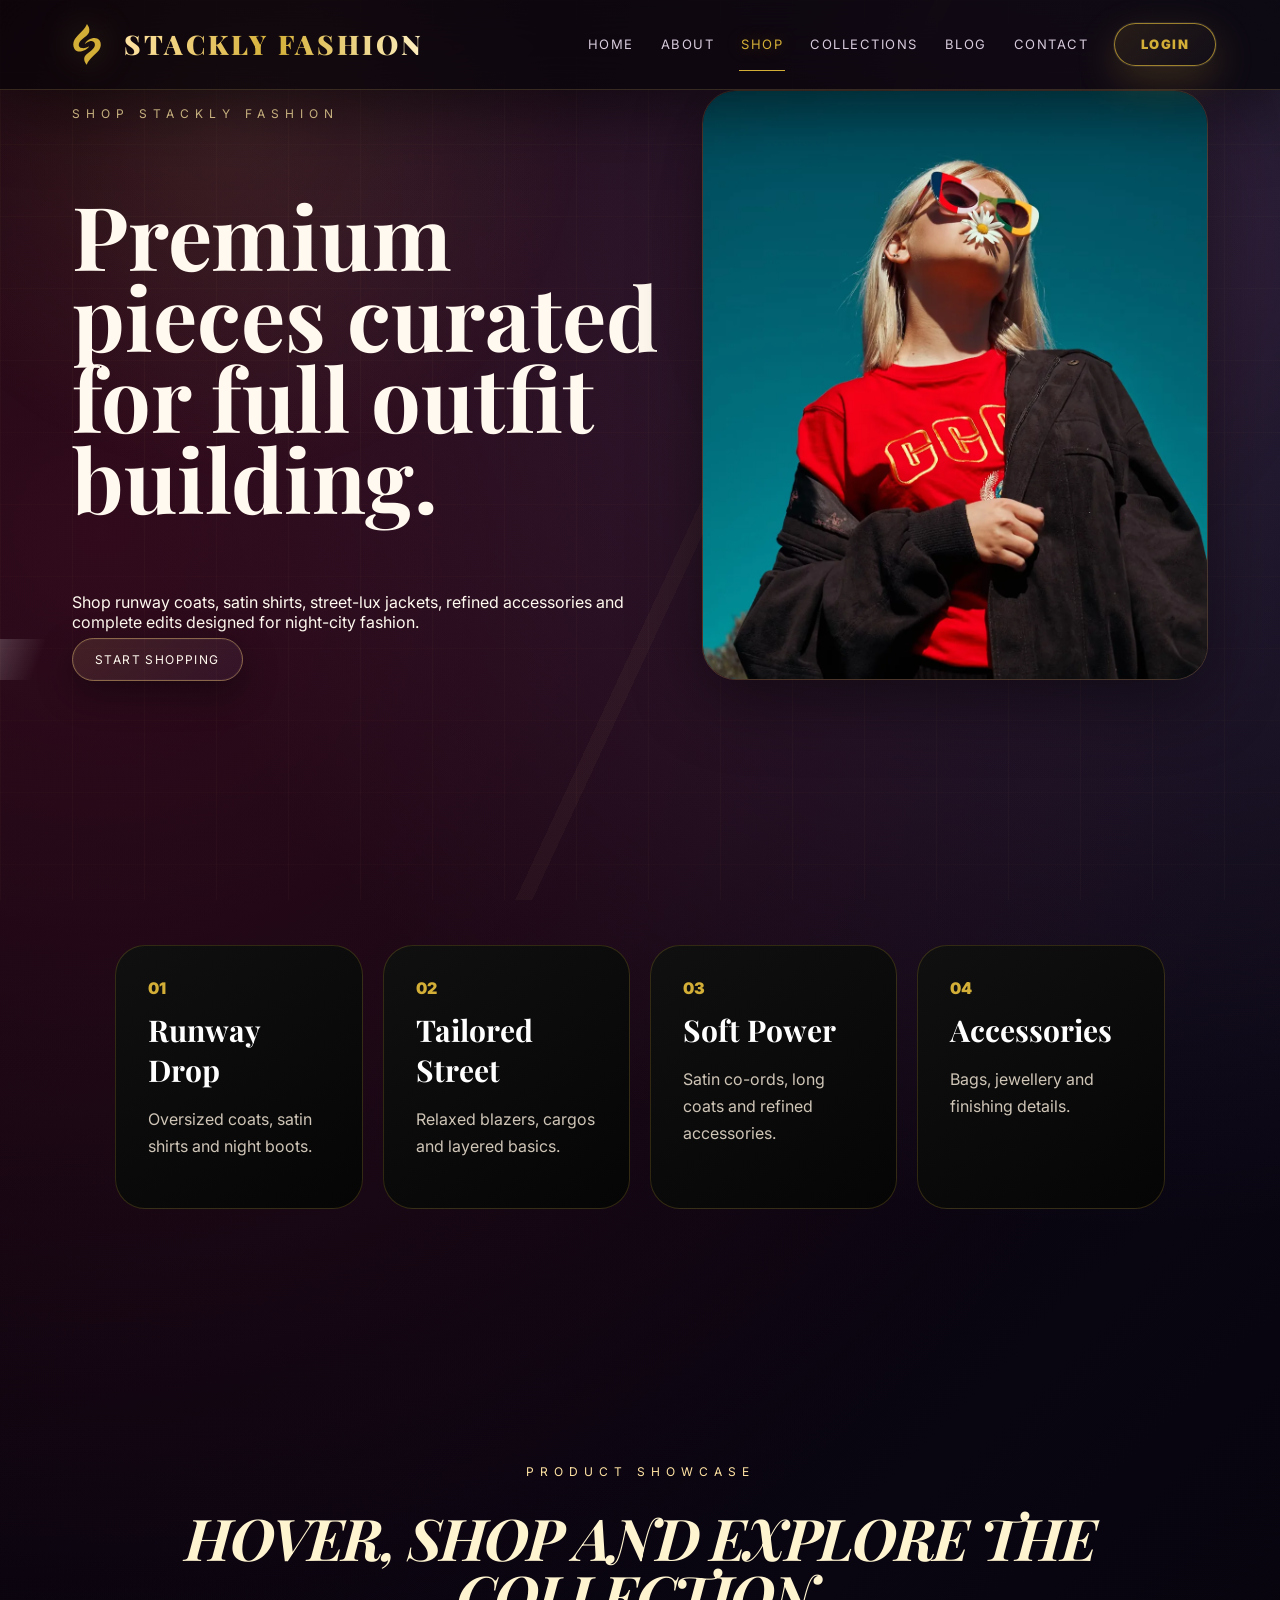
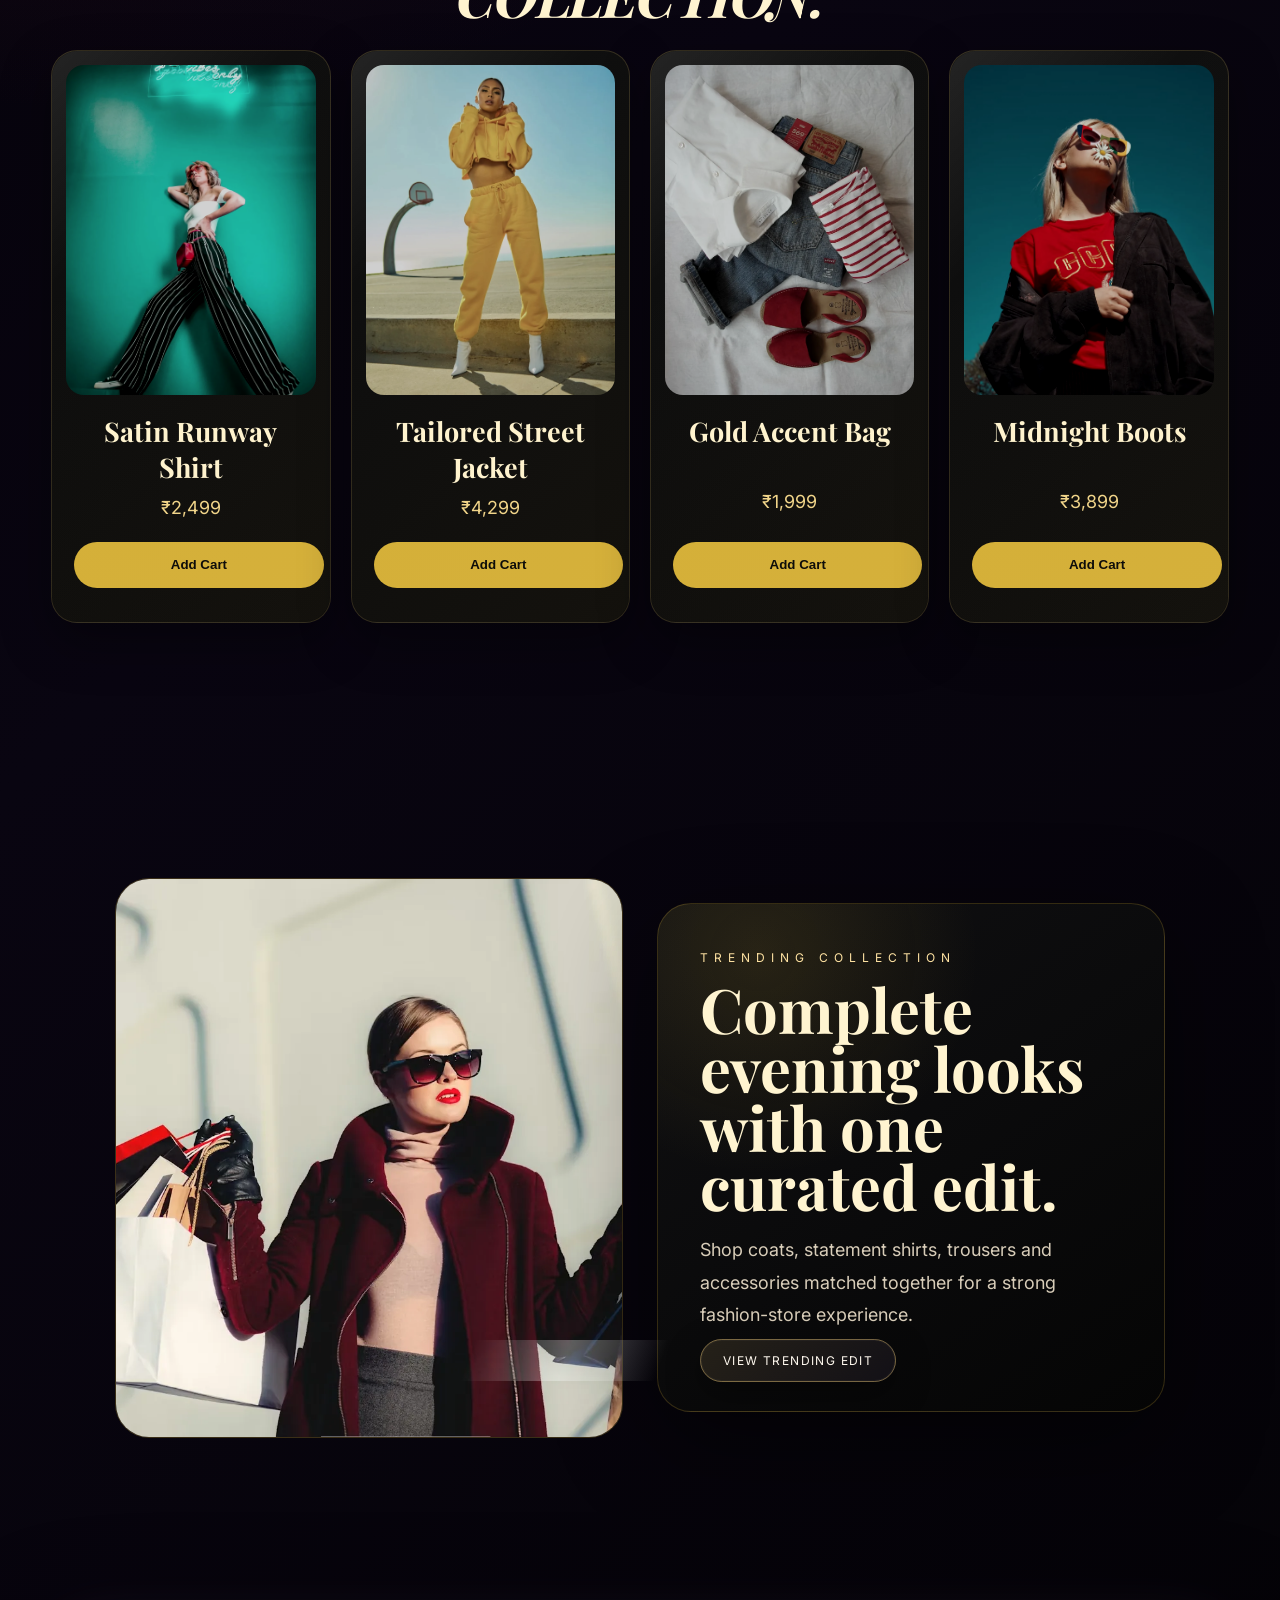
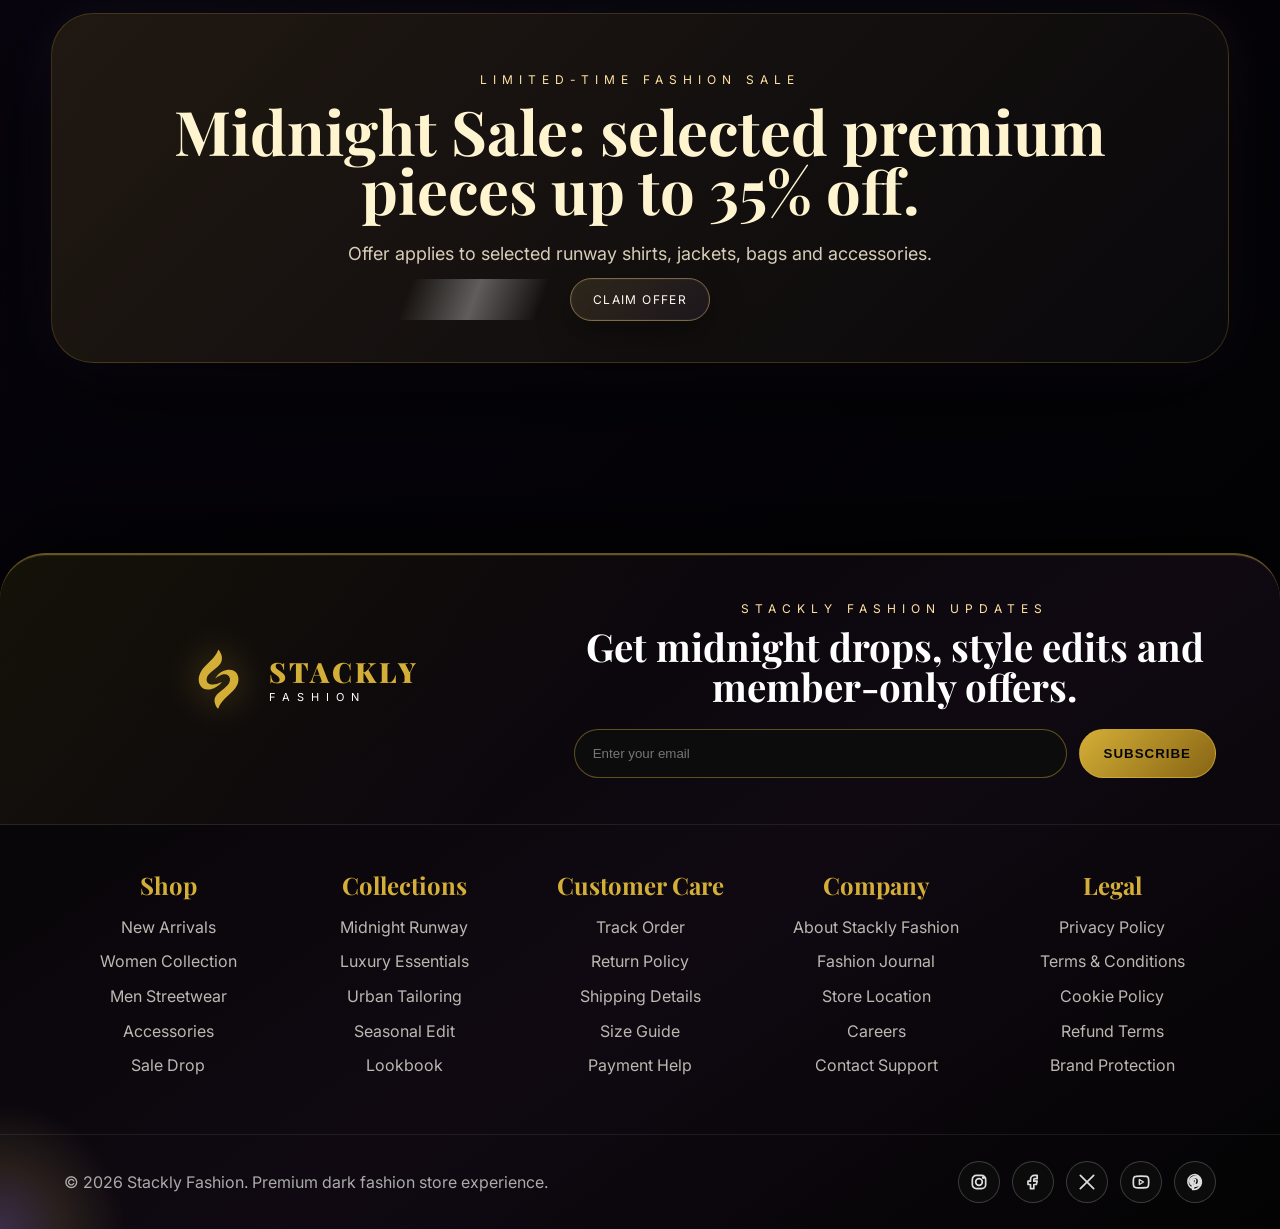
<file: shop.html>
<!DOCTYPE html><html lang="en"><head><meta charset="UTF-8"><meta name="viewport" content="width=device-width, initial-scale=1.0"><title>Shop | Stackly Fashion</title><link rel="preconnect" href="https://fonts.googleapis.com"><link rel="preconnect" href="https://fonts.gstatic.com" crossorigin><link href="https://fonts.googleapis.com/css2?family=Inter:wght@400;600;800;900&family=Playfair+Display:wght@700;900&display=swap" rel="stylesheet"><link rel="stylesheet" href="css/style.css"></head><body><div class="loader">
  <div class="loader-orbit">
    <span class="orbit-ring ring-one"></span>
    <span class="orbit-ring ring-two"></span>
    <div class="loader-logo-wrap"><img src="assets/stackly-logo.svg" alt="Stackly Fashion Logo"></div>
  </div>
  <div class="loader-brand">
    <span>STACKLY</span>
    <small>FASHION</small>
  </div>
  <div class="loader-line"><span></span></div>
  <p class="loader-copy">Preparing your fashion store</p>
</div><header class="nav"><a class="brand refresh-brand" href="#"><img src="assets/stackly-logo.svg" alt="Stackly Fashion Logo"><span>STACKLY FASHION</span></a><button class="hamb" type="button" aria-label="Open menu">☰</button><nav class="links"><a href="index.html">Home</a><a href="about.html">About</a><a href="shop.html">Shop</a><a href="collections.html">Collections</a><a href="blog.html">Blog</a><a href="contact.html">Contact</a><a class="login-btn" href="login.html">Login</a></nav></header><main>
<section class="cinema-page-hero shop-cinema reveal"><div><span class="eyebrow">Shop Stackly Fashion</span><h1>Premium pieces curated for full outfit building.</h1><p>Shop runway coats, satin shirts, street-lux jackets, refined accessories and complete edits designed for night-city fashion.</p><a class="btn magnetic" href="#products">Start Shopping</a></div><img src="assets/images/fashion-7.webp" alt="Premium Stackly Fashion shopping hero" loading="lazy"></section>
<section class="shop-category-showcase reveal"><article><span>01</span><h3>Runway Drop</h3><p>Oversized coats, satin shirts and night boots.</p></article><article><span>02</span><h3>Tailored Street</h3><p>Relaxed blazers, cargos and layered basics.</p></article><article><span>03</span><h3>Soft Power</h3><p>Satin co-ords, long coats and refined accessories.</p></article><article><span>04</span><h3>Accessories</h3><p>Bags, jewellery and finishing details.</p></article></section>
<section id="products" class="product-popup-grid reveal premium-center"><div class="section-title center-title"><span class="eyebrow">Product Showcase</span><h2>Hover, shop and explore the collection.</h2></div><div class="grid grid-4 premium-products"><article class="product hover-rise"><img src="assets/images/fashion-3.webp" alt="Satin runway shirt product" loading="lazy"><h3>Satin Runway Shirt</h3><p>₹2,499</p><button class="add-cart">Add Cart</button></article><article class="product hover-rise"><img src="assets/images/fashion-5.webp" alt="Tailored street jacket product" loading="lazy"><h3>Tailored Street Jacket</h3><p>₹4,299</p><button class="add-cart">Add Cart</button></article><article class="product hover-rise"><img src="assets/images/fashion-6.webp" alt="Gold fashion accessory bag" loading="lazy"><h3>Gold Accent Bag</h3><p>₹1,999</p><button class="add-cart">Add Cart</button></article><article class="product hover-rise"><img src="assets/images/fashion-7.webp" alt="Midnight boots product" loading="lazy"><h3>Midnight Boots</h3><p>₹3,899</p><button class="add-cart">Add Cart</button></article></div></section>
<section class="spotlight-split reveal"><div class="spotlight-img tilt-card"><img src="assets/images/fashion-1.webp" alt="Trending premium fashion outfit" loading="lazy"></div><div class="glass-panel"><span class="eyebrow">Trending Collection</span><h2>Complete evening looks with one curated edit.</h2><p>Shop coats, statement shirts, trousers and accessories matched together for a strong fashion-store experience.</p><a class="btn magnetic" href="collections.html">View Trending Edit</a></div></section>
<section class="sale-premium-band reveal premium-center"><span class="eyebrow">Limited-Time Fashion Sale</span><h2>Midnight Sale: selected premium pieces up to 35% off.</h2><p>Offer applies to selected runway shirts, jackets, bags and accessories.</p><a class="btn magnetic" href="404.html">Claim Offer</a></section>
</main><footer class="footer luxe-footer">
  <div class="footer-top-row">
    <div class="footer-brand refresh-brand" title="Refresh page"><img src="assets/stackly-logo.svg" alt="Stackly Fashion Logo"><div><strong>STACKLY</strong><span>FASHION</span></div></div>
    <div class="footer-newsletter">
      <span class="eyebrow">Stackly Fashion Updates</span>
      <h3>Get midnight drops, style edits and member-only offers.</h3>
      <form class="footer-input" action="404.html"><input type="email" placeholder="Enter your email" aria-label="Footer subscription email" required><button type="submit">Subscribe</button></form>
    </div>
  </div>
  <div class="footer-nav-row">
    <div class="footer-col"><h3>Shop</h3><a href="404.html">New Arrivals</a><a href="404.html">Women Collection</a><a href="404.html">Men Streetwear</a><a href="404.html">Accessories</a><a href="404.html">Sale Drop</a></div>
    <div class="footer-col"><h3>Collections</h3><a href="404.html">Midnight Runway</a><a href="404.html">Luxury Essentials</a><a href="404.html">Urban Tailoring</a><a href="404.html">Seasonal Edit</a><a href="404.html">Lookbook</a></div>
    <div class="footer-col"><h3>Customer Care</h3><a href="404.html">Track Order</a><a href="404.html">Return Policy</a><a href="404.html">Shipping Details</a><a href="404.html">Size Guide</a><a href="404.html">Payment Help</a></div>
    <div class="footer-col"><h3>Company</h3><a href="404.html">About Stackly Fashion</a><a href="404.html">Fashion Journal</a><a href="404.html">Store Location</a><a href="404.html">Careers</a><a href="404.html">Contact Support</a></div>
    <div class="footer-col"><h3>Legal</h3><a href="404.html">Privacy Policy</a><a href="404.html">Terms & Conditions</a><a href="404.html">Cookie Policy</a><a href="404.html">Refund Terms</a><a href="404.html">Brand Protection</a></div>
  </div>
  <div class="footer-bottom-row">
    <p>© <span id="year"></span> Stackly Fashion. Premium dark fashion store experience.</p>
    <div class="footer-social mono-social">
      <a href="404.html" aria-label="Instagram"><svg viewBox="0 0 24 24" aria-hidden="true"><rect x="4" y="4" width="16" height="16" rx="5"></rect><circle cx="12" cy="12" r="4"></circle><circle cx="17.5" cy="6.5" r="1"></circle></svg></a>
      <a href="404.html" aria-label="Facebook"><svg viewBox="0 0 24 24" aria-hidden="true"><path d="M14 8h3V4h-3c-3 0-5 2-5 5v2H6v4h3v5h4v-5h3l1-4h-4V9c0-.6.4-1 1-1z"></path></svg></a>
      <a href="404.html" aria-label="X"><svg viewBox="0 0 24 24" aria-hidden="true"><path d="M4 4l16 16M20 4L4 20"></path></svg></a>
      <a href="404.html" aria-label="YouTube"><svg viewBox="0 0 24 24" aria-hidden="true"><path d="M21 8.2s-.2-1.5-.8-2.1c-.8-.8-1.7-.8-2.1-.9C15.2 5 12 5 12 5s-3.2 0-6.1.2c-.4 0-1.3.1-2.1.9C3.2 6.7 3 8.2 3 8.2S2.8 10 2.8 11.8v.4C2.8 14 3 15.8 3 15.8s.2 1.5.8 2.1c.8.8 1.9.8 2.4.9 1.7.2 5.8.2 5.8.2s3.2 0 6.1-.2c.4 0 1.3-.1 2.1-.9.6-.6.8-2.1.8-2.1s.2-1.8.2-3.6v-.4c0-1.8-.2-3.6-.2-3.6z"></path><path d="M10 9v6l5-3z"></path></svg></a>
      <a href="404.html" aria-label="Pinterest"><svg viewBox="0 0 24 24" aria-hidden="true"><path d="M12 3a8.5 8.5 0 0 0-3.1 16.4c-.1-.7-.2-1.8 0-2.6l1-4.1s-.3-.6-.3-1.5c0-1.4.8-2.5 1.8-2.5.9 0 1.3.6 1.3 1.4 0 .9-.6 2.2-.9 3.4-.2 1 .5 1.8 1.5 1.8 1.8 0 3.1-1.9 3.1-4.6 0-2.4-1.7-4.1-4.2-4.1-2.9 0-4.6 2.2-4.6 4.4 0 .9.3 1.8.8 2.3.1.1.1.2.1.4l-.3 1.1c0 .2-.2.3-.4.2-1.2-.6-2-2.3-2-3.7 0-3 2.2-5.8 6.4-5.8 3.4 0 6 2.4 6 5.6 0 3.3-2.1 6-5 6-1 0-1.9-.5-2.2-1.1l-.6 2.3c-.2.8-.8 1.9-1.2 2.6A8.5 8.5 0 1 0 12 3z"></path></svg></a>
    </div>
  </div>
</footer><script src="js/main.js"></script></body></html>
</file>
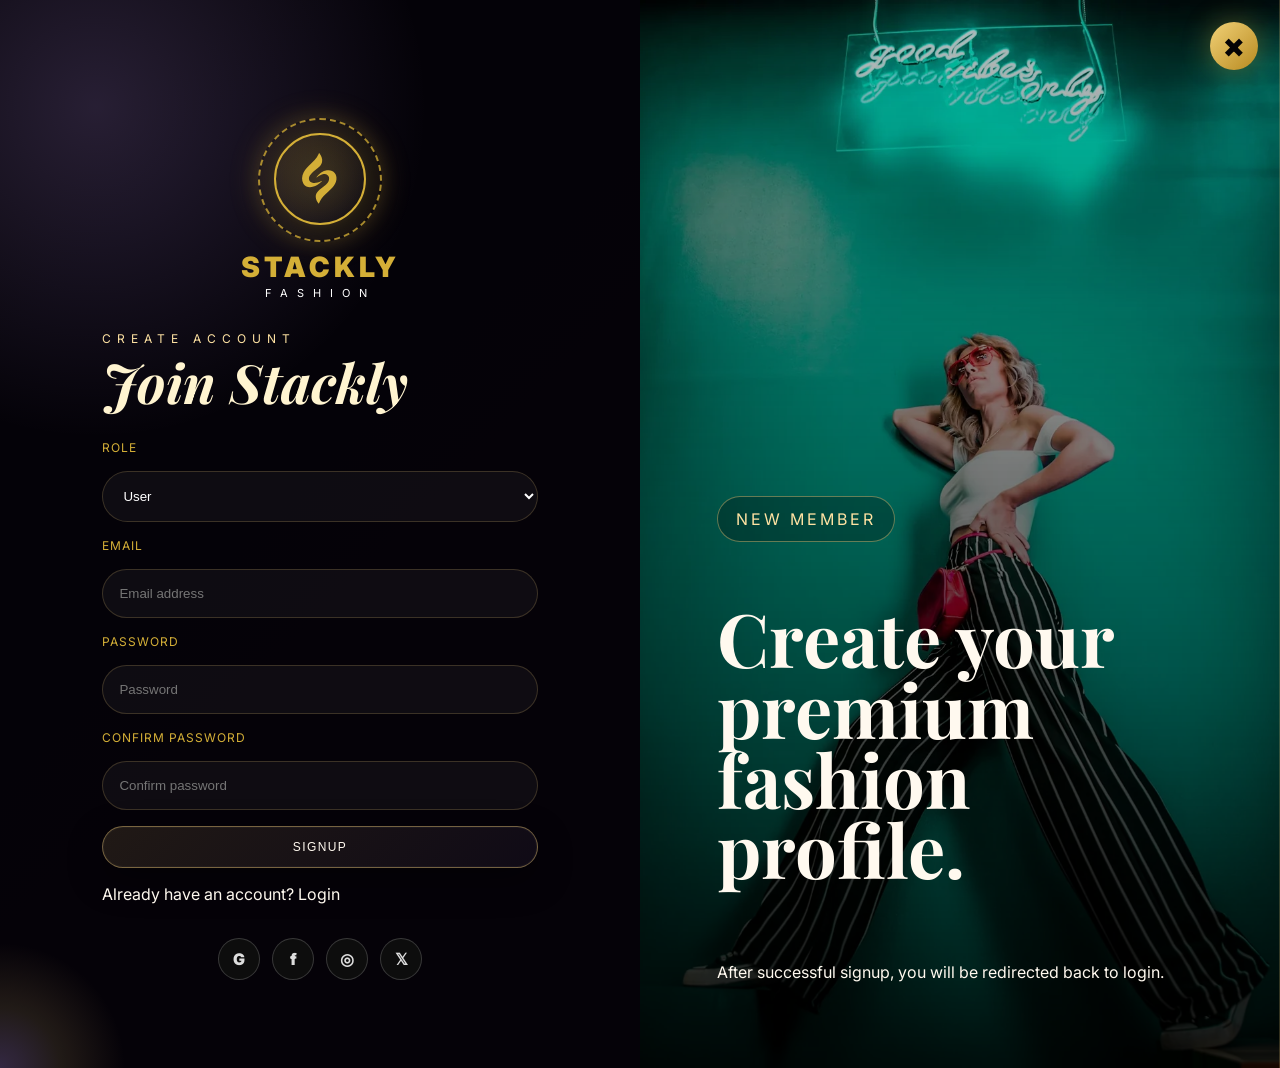
<file: signup.html>
<!DOCTYPE html><html lang="en"><head><meta charset="UTF-8"><meta name="viewport" content="width=device-width, initial-scale=1.0"><title>Signup | Stackly Fashion</title><link rel="preconnect" href="https://fonts.googleapis.com"><link rel="preconnect" href="https://fonts.gstatic.com" crossorigin><link href="https://fonts.googleapis.com/css2?family=Inter:wght@400;600;800;900&family=Playfair+Display:wght@700;900&display=swap" rel="stylesheet"><link rel="stylesheet" href="css/style.css"></head><body class="auth-only-page"><div class="loader">
  <div class="loader-orbit">
    <span class="orbit-ring ring-one"></span>
    <span class="orbit-ring ring-two"></span>
    <div class="loader-logo-wrap"><img src="assets/stackly-logo.svg" alt="Stackly Fashion Logo"></div>
  </div>
  <div class="loader-brand">
    <span>STACKLY</span>
    <small>FASHION</small>
  </div>
  <div class="loader-line"><span></span></div>
  <p class="loader-copy">Preparing your fashion store</p>
</div><a href="index.html" class="auth-close" aria-label="Close and return home">&times;</a><header class="nav"><a class="brand refresh-brand" href="#"><img src="assets/stackly-logo.svg" alt="Stackly Fashion Logo"><span>STACKLY FASHION</span></a><button class="hamb" type="button" aria-label="Open menu">☰</button><nav class="links"><a href="index.html">Home</a><a href="about.html">About</a><a href="shop.html">Shop</a><a href="collections.html">Collections</a><a href="blog.html">Blog</a><a href="contact.html">Contact</a><a class="login-btn" href="login.html">Login</a></nav></header><main class="new-auth signup-screen"><section class="auth-panel"><div class="auth-brand refresh-brand"><img src="assets/stackly-logo.svg" alt="Stackly Fashion"><div><strong>STACKLY</strong><span>FASHION</span></div></div><span class="eyebrow">Create Account</span><h2>Join Stackly</h2><form id="signupForm" class="form-box"><label>Role</label><select required><option>User</option><option>Admin</option></select><label>Email</label><input type="email" placeholder="Email address" required><label>Password</label><input id="signupPassword" type="password" placeholder="Password" required><label>Confirm Password</label><input id="confirmPassword" type="password" placeholder="Confirm password" required><button class="btn" type="submit">Signup</button></form><p>Already have an account? <a href="login.html">Login</a></p><div class="social mono mono-social"><a href="404.html">G</a><a href="404.html">f</a><a href="404.html">◎</a><a href="404.html">𝕏</a></div></section><section class="auth-visual signup-art"><div class="auth-badge">NEW MEMBER</div><h1>Create your premium fashion profile.</h1><p>After successful signup, you will be redirected back to login.</p></section></main><script src="js/main.js"></script></body></html>
</file>
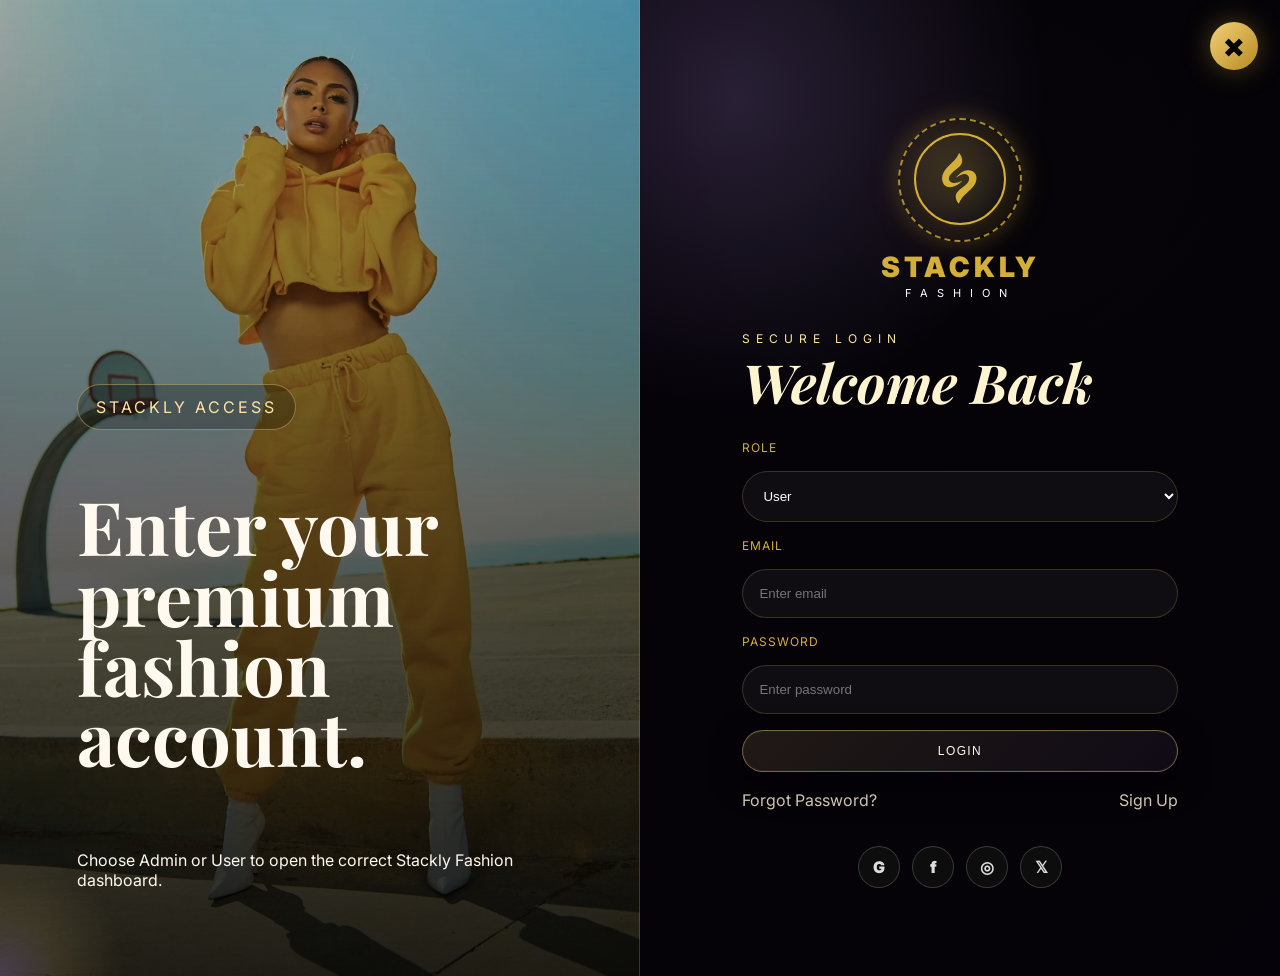
<file: user-dashboard.html>
<!DOCTYPE html><html lang="en"><head><meta charset="UTF-8"><meta name="viewport" content="width=device-width, initial-scale=1.0"><link rel="preconnect" href="https://fonts.googleapis.com"><link rel="preconnect" href="https://fonts.gstatic.com" crossorigin><link href="https://fonts.googleapis.com/css2?family=Inter:wght@400;600;800;900&family=Playfair+Display:wght@700;900&display=swap" rel="stylesheet"><link rel="stylesheet" href="css/style.css"><title>User Dashboard | Stackly Fashion</title></head><body class="dashboard-page"><div class="loader">
  <div class="loader-orbit">
    <span class="orbit-ring ring-one"></span>
    <span class="orbit-ring ring-two"></span>
    <div class="loader-logo-wrap"><img src="assets/stackly-logo.svg" alt="Stackly Fashion Logo"></div>
  </div>
  <div class="loader-brand"><span>STACKLY</span><small>FASHION</small></div>
  <div class="loader-line"><span></span></div>
  <p class="loader-copy">Preparing your fashion store</p>
</div>
<div class="dashboard-mobile-head"><div class="side-brand refresh-brand"><img src="assets/stackly-logo.svg" alt="Stackly Fashion Logo"><div><strong>STACKLY</strong><span>FASHION</span></div></div></div>
<main class="dash"><aside class="side"><div class="side-brand refresh-brand"><img src="assets/stackly-logo.svg" alt="Stackly Fashion Logo"><div><strong>STACKLY</strong><span>FASHION</span></div></div><h2>User Dashboard</h2><a href="#" class="dash-link active" data-panel="profile">Profile</a><a href="#" class="dash-link " data-panel="orders">Orders</a><a href="#" class="dash-link " data-panel="wishlist">Wishlist</a><a href="#" class="dash-link " data-panel="cart">Cart</a><a href="#" class="dash-link " data-panel="addresses">Addresses</a><a href="#" class="dash-link " data-panel="notifications">Notifications</a><a href="#" class="dash-link " data-panel="saved-cards">Saved Cards</a><a href="#" class="dash-link " data-panel="settings">Settings</a><a href="index.html">Logout</a></aside><section class="dash-main"><span class="eyebrow">Customer Fashion Account</span><h1 id="userDashHeading">Customer Fashion Dashboard</h1><div class="grid grid-4 dashboard-stat-grid"><div class="stat reveal"><p>Total Orders</p><h3>12</h3></div><div class="stat reveal"><p>Wishlist Items</p><h3>18</h3></div><div class="stat reveal"><p>Cart Items</p><h3>4</h3></div><div class="stat reveal"><p>Saved Cards</p><h3>2</h3></div></div><section class="dash-content reveal"><div class="section-title"><h2 id="dashTitle">Profile</h2><p id="dashDesc">Customer style identity, preferred sizes, fit choices and member rewards.</p></div><div class="dash-panels"><div class="dash-card" id="panel-profile"><div class="dash-card-head"><span>01</span><h3>Profile</h3></div><p>Customer style identity, preferred sizes, fit choices and member rewards.</p><ul class="dash-rich-list"><li><b>Style Profile:</b> Dark luxury, minimal streetwear and tailored evening layers.</li><li><b>Preferred Sizes:</b> Shirt M · Jacket L · Footwear UK 8.</li><li><b>Member Tier:</b> Gold shopper with early access to limited drops.</li><li><b>Recommendations:</b> Satin shirts, black coats and gold accessories.</li></ul><div class="dash-chip-row"><span>Gold Member</span><span>Early Drop Access</span><span>Size Guide Saved</span></div><button class="btn">Open Profile</button></div><div class="dash-card" id="panel-orders"><div class="dash-card-head"><span>02</span><h3>Orders</h3></div><p>Track fashion orders, shipping progress, delivery status and returns.</p><ul class="dash-rich-list"><li><b>#STK1025:</b> Tailored Street Jacket · Out for delivery.</li><li><b>#STK1018:</b> Satin Runway Shirt · Delivered.</li><li><b>#STK1009:</b> Gold Accent Bag · Return window open for 14 days.</li><li><b>Next Step:</b> Use order ID and email to track delivery updates.</li></ul><div class="mini-progress"><span style="width:72%"></span></div><button class="btn">Open Orders</button></div><div class="dash-card" id="panel-wishlist"><div class="dash-card-head"><span>03</span><h3>Wishlist</h3></div><p>Saved premium pieces ready for price alerts and future checkout.</p><ul class="dash-rich-list"><li>Midnight Boots saved in size UK 8.</li><li>Soft Power Long Coat added from lookbook.</li><li>Gold Accent Bag price-drop alert enabled.</li><li>Street-lux cargo trouser is back in stock.</li></ul><div class="dash-chip-row"><span>18 Items</span><span>4 On Sale</span><span>2 Back in Stock</span></div><button class="btn">Open Wishlist</button></div><div class="dash-card" id="panel-cart"><div class="dash-card-head"><span>04</span><h3>Cart</h3></div><p>Selected products, quantities, sizes, shipping estimate and checkout summary.</p><ul class="dash-rich-list"><li>2 fashion items selected for checkout.</li><li>Cart value: ₹8,497 with free shipping unlocked.</li><li>Suggested add-on: Minimal gold chain for evening styling.</li><li>Estimated delivery: 3–5 business days.</li></ul><div class="dash-total-card"><b>Estimated Total</b><strong>₹8,497</strong></div><button class="btn">Open Cart</button></div><div class="dash-card" id="panel-addresses"><div class="dash-card-head"><span>05</span><h3>Addresses</h3></div><p>Manage home, office and gifting delivery addresses for faster checkout.</p><ul class="dash-rich-list"><li><b>Primary:</b> Coimbatore, Tamil Nadu.</li><li><b>Secondary:</b> Karur, Tamil Nadu.</li><li><b>Gift Address:</b> Add festive delivery address for premium packaging.</li><li><b>Delivery Notes:</b> Call before arrival enabled.</li></ul><button class="btn">Open Addresses</button></div><div class="dash-card" id="panel-notifications"><div class="dash-card-head"><span>06</span><h3>Notifications</h3></div><p>Fashion alerts, delivery updates, wishlist price drops and member offers.</p><ul class="dash-rich-list"><li>Midnight Runway drop opens tonight at 8 PM.</li><li>Wishlist item Gold Accent Bag is 15% off.</li><li>Your order #STK1025 is out for delivery.</li><li>New styling guide available for Soft Power collection.</li></ul><button class="btn">Open Notifications</button></div><div class="dash-card" id="panel-saved-cards"><div class="dash-card-head"><span>07</span><h3>Saved Cards</h3></div><p>Secure payment methods and checkout preferences for premium shopping.</p><ul class="dash-rich-list"><li>Visa card ending 2245 saved for checkout.</li><li>UPI payment enabled for quick payments.</li><li>Cash on delivery available for selected locations.</li><li>Payment alerts and invoice emails enabled.</li></ul><div class="dash-chip-row"><span>Visa</span><span>UPI</span><span>COD</span></div><button class="btn">Open Saved Cards</button></div><div class="dash-card" id="panel-settings"><div class="dash-card-head"><span>08</span><h3>Settings</h3></div><p>Update password, communication preferences, privacy and fashion alerts.</p><ul class="dash-rich-list"><li>Email alerts: Enabled for new drops and delivery updates.</li><li>SMS alerts: Enabled for order status.</li><li>Privacy: Wishlist visibility private.</li><li>Fashion Mode: Dark runway shopping experience active.</li></ul><button class="btn">Open Settings</button></div></div></section></section></main><script src="js/main.js"></script></body></html>
</file>
<file: css/style.css>
:root{--bg:#050505;--panel:#0d0d0f;--soft:#151517;--line:#28282c;--text:#f4f1ea;--muted:#aaa39a;--silver:#d8d4ca;--gold:#b79b63;--accent:#ffffff;--shadow:0 30px 90px rgba(0,0,0,.55)}*{box-sizing:border-box}html{scroll-behavior:smooth}body{margin:0;background:var(--bg);color:var(--text);font-family:Inter,Arial,sans-serif;overflow-x:hidden}body::before{content:"";position:fixed;inset:0;background:radial-gradient(circle at 20% 10%,rgba(183,155,99,.16),transparent 28%),radial-gradient(circle at 85% 25%,rgba(255,255,255,.07),transparent 22%);pointer-events:none;z-index:-1}
.loader{position:fixed;inset:0;background:radial-gradient(circle at 50% 45%,rgba(212,175,55,.16),transparent 30%),#050505;display:flex;flex-direction:column;align-items:center;justify-content:center;gap:20px;z-index:9999;transition:opacity .9s ease,visibility .9s ease;overflow:hidden}.loader::before{content:"";position:absolute;width:520px;height:520px;border-radius:50%;background:conic-gradient(from 0deg,transparent,#d4af37,transparent,#8f6f24,transparent);filter:blur(32px);opacity:.22;animation:loaderGlowSpin 3s linear infinite}.loader::after{content:"";position:absolute;inset:0;background:linear-gradient(120deg,transparent 0%,rgba(255,255,255,.04) 45%,transparent 65%);transform:translateX(-100%);animation:loaderShine 3s ease-in-out infinite}.loader.hide{opacity:0;visibility:hidden}.loader-orbit{position:relative;width:178px;height:178px;display:grid;place-items:center;z-index:2}.orbit-ring{position:absolute;border-radius:50%;inset:0;border:1px solid rgba(212,175,55,.3)}.ring-one{border-top-color:#d4af37;border-right-color:#f7df91;animation:loaderSpin 1.4s linear infinite}.ring-two{inset:18px;border-bottom-color:#d4af37;border-left-color:#f7df91;animation:loaderSpinReverse 2s linear infinite}.loader-logo-wrap{width:104px;height:104px;border-radius:50%;display:grid;place-items:center;background:radial-gradient(circle,rgba(212,175,55,.18),rgba(255,255,255,.04));border:1px solid rgba(212,175,55,.45);box-shadow:0 0 45px rgba(212,175,55,.32);animation:logoPulse 1.5s ease-in-out infinite}.loader-logo-wrap img{width:74px;height:74px;object-fit:contain;filter:sepia(1) saturate(3.5) hue-rotate(358deg) brightness(1.15)}.loader-brand{position:relative;z-index:2;text-align:center;line-height:.9}.loader-brand span{display:block;font-family:"Playfair Display",serif;font-size:34px;font-weight:900;letter-spacing:8px;color:#d4af37;text-shadow:0 0 24px rgba(212,175,55,.4);animation:brandReveal 1.2s ease both}.loader-brand small{display:block;margin-top:10px;color:#fff;font-size:12px;letter-spacing:12px;animation:brandReveal 1.2s ease .25s both}.loader-line{position:relative;z-index:2;width:220px;height:3px;background:rgba(255,255,255,.12);overflow:hidden;border-radius:20px}.loader-line span{display:block;height:100%;width:0;background:linear-gradient(90deg,#8f6f24,#d4af37,#fff1a8);border-radius:20px;animation:loaderProgress 3s ease forwards}.loader-copy{position:relative;z-index:2;margin:0;color:var(--muted);font-size:13px;letter-spacing:3px;text-transform:uppercase;animation:loaderText 1.2s ease-in-out infinite alternate}@keyframes loaderSpin{to{transform:rotate(360deg)}}@keyframes loaderSpinReverse{to{transform:rotate(-360deg)}}@keyframes loaderGlowSpin{to{transform:rotate(360deg)}}@keyframes loaderShine{50%,100%{transform:translateX(100%)}}@keyframes logoPulse{50%{transform:scale(1.06);box-shadow:0 0 70px rgba(212,175,55,.48)}}@keyframes brandReveal{from{opacity:0;transform:translateY(16px);filter:blur(6px)}to{opacity:1;transform:translateY(0);filter:blur(0)}}@keyframes loaderProgress{to{width:100%}}@keyframes loaderText{from{opacity:.45}to{opacity:1}}
.cursor-glow{position:fixed;width:260px;height:260px;border-radius:50%;background:radial-gradient(circle,rgba(183,155,99,.18),transparent 65%);pointer-events:none;z-index:0;transform:translate(-50%,-50%)}a{color:inherit;text-decoration:none}img{max-width:100%;display:block}.nav{position:fixed;top:0;left:0;width:100%;height:82px;padding:0 5vw;display:flex;align-items:center;justify-content:space-between;z-index:1000;background:rgba(5,5,5,.72);backdrop-filter:blur(22px);border-bottom:1px solid rgba(255,255,255,.08)}.brand{display:flex;align-items:center;gap:13px;font-weight:900;letter-spacing:2px}.brand img{width:48px;height:48px;object-fit:contain;border-radius:50%;filter:grayscale(1) contrast(1.2)}.links{display:flex;align-items:center;gap:27px}.links a{font-size:13px;text-transform:uppercase;color:var(--muted);letter-spacing:1.5px;position:relative}.links a:hover,.links a.active{color:var(--text)}.links a::after{content:"";position:absolute;left:0;bottom:-9px;width:0;height:1px;background:var(--gold);transition:.35s}.links a:hover::after,.links a.active::after{width:100%}.login-btn,.btn{border:1px solid rgba(255,255,255,.25);background:transparent;color:var(--text);padding:13px 22px;text-transform:uppercase;letter-spacing:1.4px;font-size:12px;cursor:pointer;transition:.35s}.login-btn:hover,.btn:hover{background:var(--text);color:#050505}.hamb{display:none;font-size:28px;background:none;color:white;border:0}.hero{min-height:100vh;padding:120px 5vw 50px;display:grid;grid-template-columns:1.05fr .95fr;gap:45px;align-items:center;position:relative}.eyebrow{color:var(--gold);text-transform:uppercase;letter-spacing:4px;font-size:12px}.hero h1,.page-hero h1{font-family:Playfair Display,serif;font-size:clamp(52px,8vw,128px);line-height:.88;margin:18px 0}.hero p,.page-hero p{color:var(--muted);font-size:18px;line-height:1.8;max-width:650px}.hero-img{height:76vh;border-radius:280px 280px 20px 20px;overflow:hidden;box-shadow:var(--shadow);position:relative}.hero-img img{width:100%;height:100%;object-fit:cover;filter:grayscale(.25) contrast(1.1)}.hero-img::after{content:"STACKLY 2026";position:absolute;right:-46px;top:45%;transform:rotate(90deg);letter-spacing:9px;color:#fff;font-size:12px}.marquee{overflow:hidden;border-block:1px solid var(--line);padding:20px 0;background:#080808}.marquee-track{white-space:nowrap;animation:mar 22s linear infinite;font-family:Playfair Display,serif;font-size:44px;color:transparent;-webkit-text-stroke:1px rgba(255,255,255,.45)}@keyframes mar{to{transform:translateX(-50%)}}section{padding:95px 5vw}.section-title{display:flex;justify-content:space-between;align-items:end;gap:30px;margin-bottom:42px}.section-title h2{font-family:Playfair Display,serif;font-size:clamp(36px,5vw,72px);margin:0}.section-title p{color:var(--muted);max-width:520px;line-height:1.8}.grid{display:grid;gap:24px}.grid-2{grid-template-columns:repeat(2,1fr)}.grid-3{grid-template-columns:repeat(3,1fr)}.grid-4{grid-template-columns:repeat(4,1fr)}.card{background:linear-gradient(145deg,#101012,#080809);border:1px solid rgba(255,255,255,.08);box-shadow:var(--shadow);overflow:hidden;position:relative}.card.pad{padding:32px}.fashion-card{height:470px}.fashion-card img,.product img,.story-img img{width:100%;height:100%;object-fit:cover;filter:grayscale(.15);transition:.7s}.fashion-card:hover img,.product:hover img{transform:scale(1.08)}.overlay{position:absolute;inset:auto 0 0;padding:28px;background:linear-gradient(transparent,rgba(0,0,0,.9))}.overlay h3,.product h3{font-family:Playfair Display,serif;font-size:30px;margin:0 0 8px}.overlay p,.card p,.product p{color:var(--muted);line-height:1.7}.split{display:grid;grid-template-columns:1fr 1fr;min-height:620px;background:#0a0a0b;border:1px solid var(--line)}.split-text{padding:70px;display:flex;flex-direction:column;justify-content:center}.split-text h2{font-family:Playfair Display,serif;font-size:70px;line-height:1;margin:0 0 25px}.split-img{overflow:hidden}.split-img img{width:100%;height:100%;object-fit:cover}.product{padding:12px;border:1px solid var(--line);background:#0b0b0c}.product .pic{height:360px;overflow:hidden;background:#111}.product .info{padding:18px}.price{color:var(--gold);font-weight:800}.wide-banner{min-height:560px;display:flex;align-items:end;padding:55px;background-attachment:fixed;background-size:cover;background-position:center;border:1px solid var(--line);position:relative;overflow:hidden}.wide-banner::before{content:"";position:absolute;inset:0;background:linear-gradient(90deg,rgba(0,0,0,.92),rgba(0,0,0,.2))}.wide-banner>*{position:relative}.wide-banner h2{font-family:Playfair Display,serif;font-size:78px;line-height:1;margin:0}.timeline{border-left:1px solid var(--gold);padding-left:35px}.timeline div{margin:0 0 30px}.timeline b{color:var(--gold)}.reviews .card{min-height:245px}.blog-card img{height:270px;width:100%;object-fit:cover}.footer{padding:60px 5vw;background:#020202;border-top:1px solid var(--line);display:grid;grid-template-columns:1.3fr repeat(3,1fr);gap:30px}.footer img{width:70px;filter:grayscale(1) brightness(2)}.footer p,.footer a{color:var(--muted);line-height:1.9}.page-hero{min-height:66vh;padding:145px 5vw 70px;display:flex;align-items:end;background:linear-gradient(rgba(0,0,0,.55),rgba(0,0,0,.85)),var(--hero);background-size:cover;background-position:center}.auth-wrap{min-height:100vh;display:grid;grid-template-columns:1fr 1fr}.auth-art{background:linear-gradient(rgba(0,0,0,.25),rgba(0,0,0,.8)),url('../assets/images/fashion-2.webp');background-size:cover;background-position:center;padding:70px;display:flex;flex-direction:column;justify-content:end}.auth-art h1{font-family:Playfair Display,serif;font-size:74px;line-height:.95}.auth-form{padding:120px 8vw;display:flex;flex-direction:column;justify-content:center;background:#070707}.auth-form img{width:82px;filter:grayscale(1) brightness(2);margin-bottom:25px}.form-box{display:grid;gap:16px}.form-box input,.form-box select,.form-box textarea{width:100%;background:#111;border:1px solid #333;color:white;padding:16px;outline:none}.social{display:flex;gap:12px;margin:18px 0}.social span{width:42px;height:42px;border:1px solid #333;display:grid;place-items:center;border-radius:50%;font-weight:800;color:#ddd}.dash{display:grid;grid-template-columns:260px 1fr;min-height:100vh}.side{background:#050505;border-right:1px solid var(--line);padding:35px;position:sticky;top:0;height:100vh}.side img{width:70px;filter:grayscale(1) brightness(2);margin-bottom:35px}.side a{display:block;color:var(--muted);padding:14px 0;border-bottom:1px solid #151515}.dash-main{padding:45px}.stat{padding:25px;border:1px solid var(--line);background:#0d0d0e}.stat h3{font-size:38px;margin:8px 0}.reveal{opacity:0;transform:translateY(55px);transition:1s}.reveal.show{opacity:1;transform:none}.float{animation:float 5s ease-in-out infinite}@keyframes float{50%{transform:translateY(-22px)}}@media(max-width:980px){.hamb{display:block}.links{position:fixed;top:82px;right:-100%;width:78%;height:calc(100vh - 82px);background:#080808;flex-direction:column;align-items:flex-start;padding:35px;transition:.4s}.links.open{right:0}.hero,.split,.auth-wrap,.dash{grid-template-columns:1fr}.hero-img{height:58vh}.grid-3,.grid-4,.grid-2,.footer{grid-template-columns:1fr}.split-text{padding:40px}.split-text h2,.wide-banner h2{font-size:48px}.dash{display:block}.side{height:auto;position:relative}.auth-art{min-height:55vh}.auth-form{padding:55px 6vw}.fashion-card{height:390px}.product .pic{height:300px}}@media(max-width:560px){section{padding:70px 22px}.nav{padding:0 20px}.brand span{font-size:14px}.hero{padding:110px 22px 40px}.hero h1,.page-hero h1{font-size:48px}.section-title{display:block}.marquee-track{font-size:32px}.wide-banner{padding:25px;min-height:430px}.footer{padding:45px 22px}.auth-art h1{font-size:48px}}
/* ===== Stackly Fashion premium theme update ===== */
.unique-hero,.about-hero,.shop-hero,.collection-hero,.journal-hero,.contact-hero{min-height:82vh;padding:145px 5vw 80px;display:grid;grid-template-columns:1fr .8fr;gap:55px;align-items:end;background:radial-gradient(circle at 25% 20%,rgba(183,155,99,.18),transparent 32%),#050505;overflow:hidden}.unique-hero h1,.shop-hero h1,.collection-hero h1,.journal-hero h1,.contact-hero h1{font-family:Playfair Display,serif;font-size:clamp(48px,7vw,112px);line-height:.9}.tilt-img{height:620px;width:100%;object-fit:cover;border-radius:50% 50% 8px 8px;transform:rotate(3deg);box-shadow:var(--shadow);animation:float 6s ease-in-out infinite}.founder-grid{display:grid;grid-template-columns:1.2fr .6fr 1fr;gap:30px;align-items:center}.founder-grid h2,.featured-article h2,.editor-pick h2,.newsletter h2{font-family:Playfair Display,serif;font-size:58px}.big-number{font-family:Playfair Display,serif;font-size:100px;color:transparent;-webkit-text-stroke:1px var(--gold)}.values{display:grid;grid-template-columns:repeat(3,1fr);gap:22px}.value-card,.contact-card{padding:35px;background:linear-gradient(145deg,#111,#070707);border:1px solid var(--line);transition:.4s}.value-card:hover,.contact-card:hover,.dash-card:hover{transform:translateY(-10px);border-color:var(--gold)}.studio-strip{border-block:1px solid var(--line);display:flex;justify-content:space-between;gap:30px;align-items:center}.studio-strip h2{font-family:Playfair Display,serif;font-size:62px}.studio-strip div{display:flex;gap:22px;flex-wrap:wrap;color:var(--gold);text-transform:uppercase;letter-spacing:2px}.shop-hero{background:linear-gradient(rgba(0,0,0,.35),rgba(0,0,0,.88)),url('../assets/images/fashion-1.webp');background-size:cover;background-position:center;display:flex}.shop-filter{display:flex;gap:15px;flex-wrap:wrap}.shop-filter button,.category-lanes div{background:#0d0d0f;border:1px solid var(--line);color:white;padding:14px 24px;text-transform:uppercase;letter-spacing:1px}.shop-filter .active{background:white;color:black}.category-lanes{display:grid;grid-template-columns:repeat(5,1fr);gap:15px;padding-top:0}.category-lanes div{text-align:center;min-height:110px;display:grid;place-items:center}.deal-tunnel,.editor-pick,.newsletter,.support-strip{margin:80px 5vw;padding:60px;background:linear-gradient(120deg,#151515,#050505);border:1px solid var(--line);text-align:center}.deal-tunnel h2{font-family:Playfair Display,serif;font-size:72px}.look-row,.featured-article,.contact-form-section{display:grid;grid-template-columns:1fr 1fr;gap:45px;align-items:center}.look-row img,.featured-article img{height:520px;width:100%;object-fit:cover}.collection-hero{background:linear-gradient(rgba(0,0,0,.15),rgba(0,0,0,.9)),url('../assets/images/fashion-7.webp');background-size:cover;background-position:center;display:flex}.collection-wall{display:grid;grid-template-columns:1fr 1.2fr 1fr;gap:24px}.collection-wall article{height:560px;position:relative;overflow:hidden;border:1px solid var(--line)}.collection-wall img{width:100%;height:100%;object-fit:cover;transition:.8s}.collection-wall article:hover img{transform:scale(1.1)}.collection-wall h2{position:absolute;bottom:25px;left:25px;font-family:Playfair Display,serif;font-size:40px}.mosaic{display:grid;grid-template-columns:repeat(4,1fr);gap:18px}.mosaic div{min-height:190px;background:#101010;border:1px solid var(--line);display:grid;place-items:center;font-family:Playfair Display,serif;font-size:30px}.horizontal-gallery{display:flex;gap:25px;overflow-x:auto}.horizontal-gallery img{min-width:360px;height:500px;object-fit:cover}.journal-hero{display:flex;background:radial-gradient(circle at 70% 20%,rgba(183,155,99,.2),transparent 26%),#050505}.blog-ticker{display:flex;gap:30px;overflow:hidden;border-block:1px solid var(--line);font-size:42px;font-family:Playfair Display,serif;color:transparent;-webkit-text-stroke:1px #aaa}.newsletter input{background:#111;border:1px solid #333;color:white;padding:16px;min-width:280px}.contact-hero{display:flex;background:linear-gradient(rgba(0,0,0,.55),rgba(0,0,0,.9)),url('../assets/images/fashion-8.webp');background-size:cover;background-position:center}.contact-grid{display:grid;grid-template-columns:1fr 1fr;gap:24px}.map-section iframe{width:100%;height:450px;border:0;filter:grayscale(1) invert(.9);border-radius:20px}.faq details{border:1px solid var(--line);padding:22px;margin-bottom:15px;background:#0c0c0d}.support-strip{display:flex;justify-content:space-between;align-items:center;text-align:left}.new-auth{min-height:100vh;display:grid;grid-template-columns:1fr 1fr;background:#030303}.auth-visual{padding:120px 6vw 70px;background:linear-gradient(rgba(0,0,0,.25),rgba(0,0,0,.85)),url('../assets/images/fashion-5.webp');background-size:cover;background-position:center;display:flex;flex-direction:column;justify-content:end}.signup-art{background-image:linear-gradient(rgba(0,0,0,.25),rgba(0,0,0,.85)),url('../assets/images/fashion-3.webp')}.auth-visual h1{font-family:Playfair Display,serif;font-size:74px;line-height:.95}.auth-badge{border:1px solid #fff;padding:12px 18px;width:max-content;letter-spacing:3px}.auth-panel{padding:125px 8vw 70px;display:flex;flex-direction:column;justify-content:center;background:radial-gradient(circle at 10% 20%,rgba(183,155,99,.12),transparent 30%),#070707}.auth-logo{width:80px;filter:grayscale(1) brightness(2);margin-bottom:25px}.auth-panel h2{font-family:Playfair Display,serif;font-size:54px;margin:0 0 22px}.form-box label{font-size:12px;color:var(--gold);text-transform:uppercase;letter-spacing:1px}.auth-links{display:flex;justify-content:space-between;margin:18px 0;color:var(--muted)}.mono span{filter:grayscale(1);transition:.3s}.mono span:hover{background:white;color:black;transform:translateY(-5px)}.dash-link.active{color:white;border-color:var(--gold)}.dash-panels{display:grid;grid-template-columns:repeat(2,1fr);gap:22px}.dash-card{display:none;padding:30px;background:#0d0d0f;border:1px solid var(--line);transition:.4s}.dash-card.active{display:block;animation:panelIn .45s ease}.dash-card h3{font-family:Playfair Display,serif;font-size:38px;margin:0 0 10px}@keyframes panelIn{from{opacity:0;transform:translateY(20px)}to{opacity:1;transform:none}}.add-cart{margin-top:14px;width:100%}
@media(max-width:980px){.unique-hero,.about-hero,.shop-hero,.collection-hero,.journal-hero,.contact-hero,.founder-grid,.values,.look-row,.featured-article,.contact-form-section,.new-auth,.contact-grid{grid-template-columns:1fr}.category-lanes,.mosaic{grid-template-columns:1fr 1fr}.collection-wall{grid-template-columns:1fr}.dash-panels{grid-template-columns:1fr}.support-strip{display:block}.auth-visual h1{font-size:48px}}
@media(max-width:560px){.category-lanes,.mosaic{grid-template-columns:1fr}.tilt-img{height:430px}.studio-strip{display:block}.collection-wall article{height:420px}.auth-panel,.auth-visual{padding:110px 24px 50px}.newsletter input{min-width:100%;margin-bottom:12px}}


/* ===== Gold SVG Logo Size Fix - Applied Globally ===== */
:root{
  --gold:#D4AF37;
  --gold-light:#F5D67A;
  --gold-dark:#B8860B;
}
.brand{
  display:flex !important;
  align-items:center !important;
  gap:14px !important;
  text-decoration:none !important;
  min-width:max-content;
}
.brand img{
  width:56px !important;
  height:56px !important;
  object-fit:contain !important;
  border-radius:0 !important;
  filter:none !important;
  flex:0 0 auto;
  transition:transform .4s ease, filter .4s ease;
}
.brand span{
  font-size:25px !important;
  line-height:1 !important;
  font-weight:900 !important;
  letter-spacing:2px !important;
  color:var(--gold) !important;
  text-transform:uppercase !important;
  white-space:nowrap !important;
  text-shadow:0 0 18px rgba(212,175,55,.22);
}
.brand:hover img{transform:rotate(8deg) scale(1.08)}
.loader img{
  width:170px !important;
  height:auto !important;
  object-fit:contain !important;
  filter:none !important;
}
.footer img{
  width:78px !important;
  height:78px !important;
  object-fit:contain !important;
  filter:none !important;
  margin-bottom:14px;
}
.footer h2{
  color:var(--gold) !important;
  font-size:30px !important;
  letter-spacing:1px;
}
.auth-logo,
.auth-form img{
  width:76px !important;
  height:76px !important;
  object-fit:contain !important;
  filter:none !important;
  margin-bottom:24px !important;
}
.side img{
  width:68px !important;
  height:68px !important;
  object-fit:contain !important;
  filter:none !important;
  margin-bottom:16px !important;
}
.side h2{
  color:var(--gold) !important;
  font-size:22px !important;
  line-height:1.2;
  margin:0 0 28px !important;
}
@media(max-width:980px){
  .brand img{width:48px !important;height:48px !important;}
  .brand span{font-size:20px !important;letter-spacing:1.4px !important;}
}
@media(max-width:560px){
  .brand{gap:9px !important;}
  .brand img{width:42px !important;height:42px !important;}
  .brand span{font-size:15px !important;letter-spacing:.8px !important;}
  .loader img{width:135px !important;}
  .footer img{width:64px !important;height:64px !important;}
  .auth-logo,.auth-form img{width:62px !important;height:62px !important;}
  .side img{width:58px !important;height:58px !important;}
}

/* =========================================================
   NEW THEME: STACKLY FASHION — OBSIDIAN RUNWAY
   Fashion theme refresh. Functionality/classes preserved.
   ========================================================= */
:root{
  --bg:#030206;
  --panel:#0b0711;
  --soft:#130c1d;
  --line:rgba(232,197,118,.18);
  --text:#fff9ef;
  --muted:#b9a9bd;
  --silver:#f2dfb1;
  --gold:#E8C576;
  --gold-light:#FFE3A3;
  --gold-dark:#B9862F;
  --accent:#C7A0FF;
  --wine:#6f1637;
  --plum:#2a1238;
  --shadow:0 30px 110px rgba(0,0,0,.74),0 0 55px rgba(199,160,255,.08);
}
body{
  background:
    radial-gradient(circle at 8% 12%,rgba(111,22,55,.42),transparent 29%),
    radial-gradient(circle at 88% 4%,rgba(199,160,255,.20),transparent 24%),
    linear-gradient(135deg,#030206 0%,#090511 42%,#020202 100%);
}
body::before{
  background:
    linear-gradient(90deg,rgba(232,197,118,.035) 1px,transparent 1px),
    linear-gradient(rgba(232,197,118,.025) 1px,transparent 1px),
    radial-gradient(circle at 18% 14%,rgba(232,197,118,.13),transparent 28%),
    radial-gradient(circle at 78% 28%,rgba(111,22,55,.20),transparent 30%);
  background-size:72px 72px,72px 72px,auto,auto;
  opacity:.88;
}
body::after{content:"";position:fixed;inset:0;pointer-events:none;z-index:-1;background:linear-gradient(115deg,transparent 0 55%,rgba(232,197,118,.045) 55% 56%,transparent 56% 100%)}
.loader{background:radial-gradient(circle,rgba(232,197,118,.12),#020202 54%)}
.cursor-glow{background:radial-gradient(circle,rgba(199,160,255,.24),rgba(232,197,118,.12),transparent 68%);mix-blend-mode:screen}
.nav{height:90px;background:rgba(3,2,6,.68);border-bottom:1px solid rgba(232,197,118,.18);box-shadow:0 16px 70px rgba(0,0,0,.55)}
.brand img{width:60px!important;height:60px!important;filter:drop-shadow(0 0 18px rgba(232,197,118,.32))!important}
.brand span{font-family:Playfair Display,serif!important;font-size:27px!important;letter-spacing:3px!important;background:linear-gradient(90deg,var(--gold-light),var(--gold),#fff0c2);-webkit-background-clip:text;background-clip:text;color:transparent!important;text-shadow:none!important}
.links{gap:20px}
.links a{padding:11px 2px;color:#d7cbdc;border-radius:999px;transition:.35s}
.links a:not(.login-btn):hover,.links a.active{color:#fff;letter-spacing:2px}
.login-btn,.btn{border:1px solid rgba(232,197,118,.45);background:linear-gradient(135deg,rgba(232,197,118,.12),rgba(199,160,255,.06));box-shadow:inset 0 0 0 1px rgba(255,255,255,.03),0 12px 35px rgba(0,0,0,.4);border-radius:999px;color:#fff9ef!important}
.login-btn:hover,.btn:hover{background:linear-gradient(135deg,var(--gold-light),var(--gold-dark));color:#0b0711!important;transform:translateY(-3px);box-shadow:0 18px 60px rgba(232,197,118,.24)}
.hero{grid-template-columns:.92fr 1.08fr;gap:70px;padding-top:145px;isolation:isolate}
.hero::before{content:"RUNWAY";position:absolute;left:2vw;top:25%;font-family:Playfair Display,serif;font-size:15vw;color:transparent;-webkit-text-stroke:1px rgba(232,197,118,.08);z-index:-1;letter-spacing:.08em}
.eyebrow{color:var(--gold-light);letter-spacing:6px}
.hero h1,.page-hero h1,.unique-hero h1,.shop-hero h1,.collection-hero h1,.journal-hero h1,.contact-hero h1{font-family:Playfair Display,serif;text-transform:uppercase;letter-spacing:-.045em;background:linear-gradient(92deg,#fff 0%,#fde7b0 43%,#c7a0ff 100%);-webkit-background-clip:text;background-clip:text;color:transparent;text-shadow:0 30px 80px rgba(0,0,0,.62)}
.hero p,.page-hero p{font-size:19px;color:#d7cbdc}
.hero-img{border-radius:36px 220px 36px 220px;border:1px solid rgba(232,197,118,.28);box-shadow:0 45px 120px rgba(0,0,0,.78),0 0 0 12px rgba(255,255,255,.025);transform:rotate(-2deg)}
.hero-img img{filter:saturate(.85) contrast(1.15) brightness(.82)}
.hero-img::before{content:"";position:absolute;inset:18px;border:1px solid rgba(232,197,118,.34);border-radius:28px 190px 28px 190px;z-index:2;pointer-events:none}.hero-img::after{color:var(--gold-light);right:-58px;letter-spacing:12px}
.marquee{background:linear-gradient(90deg,#07030c,#17091e,#07030c);border-block:1px solid rgba(232,197,118,.2);transform:skewY(-1deg);margin:15px 0 35px}.marquee-track{font-size:54px;-webkit-text-stroke:1px rgba(232,197,118,.62);animation-duration:18s}
section{position:relative}.section-title h2{font-style:italic;text-transform:uppercase;letter-spacing:-.04em}.section-title p{color:#cfc0d3}
.card,.product,.stat,.value-card,.contact-card,.dash-card{background:linear-gradient(145deg,rgba(24,12,34,.86),rgba(5,4,8,.93));border:1px solid rgba(232,197,118,.18);border-radius:28px;box-shadow:var(--shadow);backdrop-filter:blur(16px)}
.card::before,.product::before,.stat::before,.value-card::before,.contact-card::before,.dash-card::before{content:"";position:absolute;inset:0;border-radius:inherit;background:linear-gradient(135deg,rgba(255,255,255,.08),transparent 28%,rgba(232,197,118,.06));pointer-events:none}.card,.product,.stat,.value-card,.contact-card,.dash-card{overflow:hidden;position:relative}
.card:hover,.product:hover,.stat:hover{transform:translateY(-10px) scale(1.01);border-color:rgba(232,197,118,.48);box-shadow:0 40px 130px rgba(0,0,0,.85),0 0 60px rgba(232,197,118,.09)}
.fashion-card{height:510px;border-radius:38px}.fashion-card:nth-child(2){transform:translateY(36px)}.fashion-card img,.product img,.blog-card img{filter:saturate(.75) contrast(1.12) brightness(.82)}
.overlay{background:linear-gradient(transparent 0%,rgba(13,6,20,.45) 28%,rgba(3,2,6,.96) 100%)}.overlay h3,.product h3{color:#fff4d0}.price{color:var(--gold-light);font-size:20px}
.split{border:1px solid rgba(232,197,118,.18);border-radius:38px;overflow:hidden;background:linear-gradient(135deg,rgba(42,18,56,.82),rgba(5,4,8,.95));box-shadow:var(--shadow)}.split-text h2{font-style:italic;color:#fff4d0}.split-img img{filter:saturate(.85) brightness(.78)}
.product .pic{border-radius:22px;background:#08050d}.product{padding:14px;transition:.45s}.product .info{position:relative;z-index:2}.wide-banner{border-radius:42px;border-color:rgba(232,197,118,.28);box-shadow:var(--shadow);background-attachment:scroll!important}.wide-banner::before{background:linear-gradient(90deg,rgba(6,2,10,.97),rgba(45,14,45,.42),rgba(0,0,0,.22))}.wide-banner h2{font-style:italic;color:#fff4d0}.timeline{border-left:0;padding-left:0;display:grid;gap:18px}.timeline div{margin:0;padding:26px 28px;border-radius:28px;background:linear-gradient(135deg,rgba(232,197,118,.08),rgba(199,160,255,.06));border:1px solid rgba(232,197,118,.17)}
.footer{background:linear-gradient(145deg,#050307,#12091a);border-top:1px solid rgba(232,197,118,.18);border-radius:50px 50px 0 0;margin-top:50px}.footer img{filter:drop-shadow(0 0 22px rgba(232,197,118,.35))!important}.footer h2,.footer h3{color:var(--gold-light)}
.page-hero,.unique-hero,.about-hero,.shop-hero,.collection-hero,.journal-hero,.contact-hero{border-bottom:1px solid rgba(232,197,118,.18);position:relative;overflow:hidden}.page-hero::after,.unique-hero::after,.shop-hero::after,.collection-hero::after,.journal-hero::after,.contact-hero::after{content:"";position:absolute;right:-9vw;top:18%;width:34vw;height:34vw;border:1px solid rgba(232,197,118,.13);border-radius:50%;box-shadow:inset 0 0 90px rgba(199,160,255,.08)}
.tilt-img{border-radius:260px 40px 260px 40px;border:1px solid rgba(232,197,118,.24);filter:saturate(.78) brightness(.82);transform:rotate(-4deg)}
.values,.category-lanes,.mosaic{gap:28px}.studio-strip,.deal-tunnel,.editor-pick,.newsletter,.support-strip{border-radius:40px;background:linear-gradient(120deg,rgba(42,18,56,.8),rgba(5,4,8,.95));border:1px solid rgba(232,197,118,.22);box-shadow:var(--shadow)}
.collection-wall article{border-radius:42px;border-color:rgba(232,197,118,.24)}.collection-wall h2{color:#fff4d0;text-shadow:0 15px 50px #000}.horizontal-gallery img{border-radius:170px 170px 22px 22px;border:1px solid rgba(232,197,118,.24);filter:saturate(.82) brightness(.78)}
.blog-ticker{background:linear-gradient(90deg,#0d0613,#1b0a20);padding:20px 0;-webkit-text-stroke:1px rgba(232,197,118,.65);border-color:rgba(232,197,118,.18)}
.map-section iframe{border-radius:38px;filter:grayscale(1) invert(.92) contrast(1.15) sepia(.25);box-shadow:var(--shadow)}.faq details{border-radius:24px;border-color:rgba(232,197,118,.18);background:rgba(14,8,20,.92)}
.new-auth{background:radial-gradient(circle at 80% 15%,rgba(232,197,118,.14),transparent 28%),linear-gradient(135deg,#030206,#12091a)}.auth-visual{border-right:1px solid rgba(232,197,118,.22)}.auth-badge{border-radius:999px;color:var(--gold-light);border-color:rgba(232,197,118,.44);background:rgba(0,0,0,.25)}.auth-panel{background:radial-gradient(circle at 15% 10%,rgba(199,160,255,.18),transparent 30%),rgba(5,3,8,.94)}.auth-panel h2{font-style:italic;color:#fff4d0}.form-box input,.form-box select,.form-box textarea{border-radius:999px;background:rgba(255,255,255,.045);border:1px solid rgba(232,197,118,.2);transition:.3s}.form-box textarea{border-radius:28px}.form-box input:focus,.form-box select:focus,.form-box textarea:focus{border-color:var(--gold-light);box-shadow:0 0 0 4px rgba(232,197,118,.08)}.social span{border-color:rgba(232,197,118,.3);background:rgba(255,255,255,.04)}
.dash{background:linear-gradient(135deg,#030206,#0b0611 46%,#020202)}.side{background:linear-gradient(180deg,#100818,#050307);border-right:1px solid rgba(232,197,118,.18)}.side a{border-bottom:1px solid rgba(232,197,118,.1);border-radius:16px;padding:14px 18px;margin-bottom:6px}.side a:hover,.dash-link.active{background:linear-gradient(90deg,rgba(232,197,118,.16),rgba(199,160,255,.07));color:#fff!important;border-color:rgba(232,197,118,.22)}.dash-main{background:radial-gradient(circle at 90% 0,rgba(199,160,255,.14),transparent 30%)}.dash-card h3,.stat h3{color:#fff4d0}
.reveal{transform:translateY(70px) scale(.98);transition:opacity .95s ease,transform .95s cubic-bezier(.2,.8,.2,1)}.reveal.show{transform:none}.float{animation:float 5.5s ease-in-out infinite}.hamb{color:var(--gold-light)}
@media(max-width:980px){.links{background:rgba(8,4,12,.96);border-left:1px solid rgba(232,197,118,.18)}.hero{grid-template-columns:1fr}.fashion-card:nth-child(2){transform:none}.brand img{width:50px!important;height:50px!important}.brand span{font-size:20px!important}.nav{height:84px}.links{top:84px;height:calc(100vh - 84px)}}
@media(max-width:560px){.brand span{font-size:14px!important}.brand img{width:42px!important;height:42px!important}.hero-img{border-radius:28px 120px 28px 120px}.marquee-track{font-size:36px}.card,.product,.stat,.split,.wide-banner,.studio-strip,.deal-tunnel,.editor-pick,.newsletter,.support-strip{border-radius:24px}}

/* Fixed Stackly Fashion brand beside logo */
.auth-brand{
    display:flex;
    align-items:center;
    gap:14px;
    margin-bottom:28px;
}
.auth-brand img{
    width:62px;
    height:62px;
    object-fit:contain;
}
.auth-brand div{
    display:flex;
    flex-direction:column;
    line-height:1;
}
.auth-brand strong{
    color:#D4AF37;
    font-size:28px;
    font-weight:900;
    letter-spacing:3px;
}
.auth-brand span{
    color:#fff;
    font-size:12px;
    letter-spacing:8px;
    margin-top:7px;
}
.brand span{
    color:#D4AF37;
}
.login-btn.dashboard-visible{
    border-color:#D4AF37;
    color:#D4AF37;
}
.side img{
    width:62px;
    height:62px;
    object-fit:contain;
}
.side h2{
    color:#D4AF37;
}
@media(max-width:640px){
    .auth-brand img{width:48px;height:48px}
    .auth-brand strong{font-size:22px}
    .auth-brand span{font-size:10px;letter-spacing:5px}
}

/* Final functionality/content polish */
.dashboard-page .nav{display:none!important}
.dashboard-page .loader{z-index:9999}
.dash{padding-top:0!important;min-height:100vh}
.dash-main{padding:48px 4vw!important}
.dash-main h1{font-family:Playfair Display,serif;font-size:clamp(42px,5vw,72px);line-height:.95;margin:12px 0 34px;color:#fff4d0}
.dash-content{padding:55px 0!important}
.side-brand,.footer-brand{display:flex;align-items:center;gap:14px;margin-bottom:28px}
.side-brand img,.footer-brand img{width:62px!important;height:62px!important;object-fit:contain;filter:drop-shadow(0 0 18px rgba(212,175,55,.45))!important;margin:0!important}
.side-brand div,.footer-brand div{display:flex;flex-direction:column;line-height:1}
.side-brand strong,.footer-brand strong{font-size:25px;font-weight:900;letter-spacing:3px;color:#D4AF37;font-family:Playfair Display,serif}
.side-brand span,.footer-brand span{font-size:11px;letter-spacing:7px;color:#fff;margin-top:6px}
.footer-brand{margin-bottom:18px}.footer-brand img{width:70px!important;height:70px!important}.footer-brand strong{font-size:28px}
.login-btn{position:relative;overflow:hidden;border:1px solid rgba(212,175,55,.75)!important;background:linear-gradient(135deg,#d4af37,#7a5b18)!important;color:#050505!important;font-weight:900!important;padding:14px 26px!important;box-shadow:0 0 0 1px rgba(255,255,255,.08),0 14px 40px rgba(212,175,55,.22)!important}
.login-btn::before{content:"";position:absolute;top:0;left:-80%;width:55%;height:100%;background:linear-gradient(90deg,transparent,rgba(255,255,255,.65),transparent);transform:skewX(-18deg);transition:.55s}.login-btn:hover::before{left:130%}.login-btn:hover{transform:translateY(-4px) scale(1.03)!important;color:#050505!important}
.dash-panels{grid-template-columns:1fr!important}.dash-card{min-height:230px}.dash-card p{font-size:17px;max-width:820px}.dash-detail{margin:22px 0;padding:20px;border:1px solid rgba(212,175,55,.2);border-radius:20px;background:rgba(212,175,55,.07);color:#f8e7b6;font-weight:700;line-height:1.7}.side a{font-size:14px;letter-spacing:.4px}.side h2{margin-top:4px;margin-bottom:22px;color:#fff4d0!important;font-family:Playfair Display,serif}.stat p,.dash-card p,.section-title p{color:#d9cfc0}
@media(max-width:980px){.dash{display:block}.side{height:auto;position:relative}.side-brand img{width:52px!important;height:52px!important}.dash-main{padding:35px 22px!important}.dash-main h1{font-size:44px}.footer-brand strong{font-size:24px}.footer-brand span{letter-spacing:5px}}

/* =========================================================
   Final responsive + loader dark background improvement
   ========================================================= */
.loader{
  background:
    radial-gradient(circle at center, rgba(212,175,55,.16) 0%, rgba(212,175,55,.06) 24%, transparent 42%),
    linear-gradient(135deg,#000000 0%,#030303 42%,#08050d 100%) !important;
  backdrop-filter: blur(12px);
}
.loader::before{opacity:.28 !important;filter:blur(24px) !important;}
.loader::after{background:linear-gradient(120deg,transparent 0%,rgba(212,175,55,.045) 45%,transparent 68%) !important;}
.loader-logo-wrap{background:#060606 !important;border:1px solid rgba(212,175,55,.75) !important;}
.loader-copy{color:#d9c792 !important;}

html{overflow-x:hidden;}
body{overflow-x:hidden;width:100%;}
.nav{max-width:100vw;}
.brand{min-width:0;}
.brand span{white-space:nowrap;}

@media(max-width:1180px){
  .links{gap:14px;}
  .links a{font-size:12px;letter-spacing:1px;}
  .login-btn{padding:12px 18px!important;}
  .grid-4{grid-template-columns:repeat(2,1fr);}
  .hero{gap:38px;}
}

@media(max-width:980px){
  .cursor-glow{display:none;}
  .nav{height:78px!important;padding:0 24px!important;}
  .brand img{width:48px!important;height:48px!important;}
  .brand span{font-size:18px!important;letter-spacing:1.6px!important;}
  .hamb{display:grid!important;place-items:center;width:46px;height:46px;border:1px solid rgba(212,175,55,.35);border-radius:50%;font-size:24px;z-index:1002;}
  .links{
    top:78px!important;
    height:calc(100vh - 78px)!important;
    width:min(86vw,360px)!important;
    padding:30px 24px!important;
    gap:0!important;
    overflow-y:auto;
    box-shadow:-30px 0 80px rgba(0,0,0,.65);
  }
  .links a{width:100%;padding:17px 0!important;border-bottom:1px solid rgba(212,175,55,.13);font-size:14px!important;}
  .links .login-btn{width:100%;margin-top:18px;text-align:center;border-radius:999px!important;padding:15px 20px!important;}
  .hero{min-height:auto;padding:118px 24px 45px!important;grid-template-columns:1fr!important;gap:34px!important;}
  .hero h1,.page-hero h1,.unique-hero h1,.shop-hero h1,.collection-hero h1,.journal-hero h1,.contact-hero h1{font-size:clamp(42px,10vw,72px)!important;line-height:.95!important;letter-spacing:-.035em!important;}
  .hero p,.page-hero p{font-size:16px!important;line-height:1.7!important;}
  .hero-img{height:60vh!important;min-height:420px;max-height:620px;width:100%;transform:none!important;border-radius:30px 140px 30px 140px!important;}
  section{padding:74px 24px!important;}
  .section-title{display:block!important;margin-bottom:30px!important;}
  .section-title h2{font-size:clamp(34px,8vw,56px)!important;}
  .grid-2,.grid-3,.grid-4,.founder-grid,.values,.look-row,.featured-article,.contact-grid,.contact-form-section,.unique-hero,.about-hero,.shop-hero,.collection-hero,.journal-hero,.contact-hero{grid-template-columns:1fr!important;}
  .fashion-card{height:430px!important;transform:none!important;}
  .product .pic{height:320px!important;}
  .split{grid-template-columns:1fr!important;min-height:auto!important;}
  .split-text{padding:44px 28px!important;}
  .split-text h2,.wide-banner h2{font-size:clamp(38px,9vw,58px)!important;}
  .wide-banner{min-height:420px!important;padding:34px!important;background-attachment:scroll!important;}
  .footer{grid-template-columns:1fr 1fr!important;border-radius:34px 34px 0 0!important;gap:24px!important;}
  .new-auth,.auth-wrap{grid-template-columns:1fr!important;}
  .auth-visual,.auth-art{min-height:420px!important;padding:120px 28px 44px!important;border-right:0!important;border-bottom:1px solid rgba(212,175,55,.18);}
  .auth-visual h1,.auth-art h1{font-size:clamp(44px,10vw,70px)!important;}
  .auth-panel,.auth-form{padding:50px 28px!important;}
  .dash{display:block!important;}
  .side{position:relative!important;height:auto!important;padding:24px!important;}
  .side-brand{margin-bottom:20px!important;}
  .side nav{display:grid;grid-template-columns:repeat(2,minmax(0,1fr));gap:10px;}
  .side a{margin:0!important;padding:13px 12px!important;font-size:13px!important;text-align:center;border:1px solid rgba(212,175,55,.12)!important;}
  .dash-main{padding:32px 22px!important;}
  .dash-main h1{font-size:clamp(36px,9vw,56px)!important;}
  .dash-panels,.grid{gap:18px!important;}
}

@media(max-width:640px){
  .loader-orbit{width:142px!important;height:142px!important;}
  .loader-logo-wrap{width:84px!important;height:84px!important;}
  .loader-logo-wrap img{width:58px!important;height:58px!important;}
  .loader-brand span{font-size:25px!important;letter-spacing:5px!important;}
  .loader-brand small{font-size:10px!important;letter-spacing:8px!important;}
  .loader-line{width:178px!important;}
  .loader-copy{font-size:11px!important;letter-spacing:2px!important;text-align:center;padding:0 20px;}
  .nav{height:72px!important;padding:0 16px!important;}
  .brand{gap:9px!important;max-width:calc(100vw - 80px);}
  .brand img{width:40px!important;height:40px!important;}
  .brand span{font-size:14px!important;letter-spacing:.8px!important;overflow:hidden;text-overflow:ellipsis;}
  .hamb{width:40px;height:40px;font-size:20px;}
  .links{top:72px!important;height:calc(100vh - 72px)!important;width:88vw!important;}
  .hero{padding:104px 18px 35px!important;}
  .hero h1,.page-hero h1{font-size:42px!important;}
  .hero-img{height:430px!important;min-height:360px!important;border-radius:24px 95px 24px 95px!important;}
  .hero-img::after{display:none;}
  section{padding:58px 18px!important;}
  .page-hero{min-height:52vh!important;padding:120px 18px 48px!important;}
  .marquee{margin:0 0 20px!important;}
  .marquee-track{font-size:30px!important;}
  .fashion-card{height:360px!important;border-radius:26px!important;}
  .overlay{padding:22px!important;}
  .overlay h3,.product h3{font-size:25px!important;}
  .product{padding:10px!important;}
  .product .pic{height:270px!important;}
  .product .info{padding:15px!important;}
  .wide-banner{min-height:360px!important;padding:24px!important;border-radius:24px!important;}
  .split-text{padding:32px 22px!important;}
  .card.pad{padding:24px!important;}
  .stat h3{font-size:30px!important;}
  .footer{grid-template-columns:1fr!important;padding:42px 20px!important;margin-top:25px!important;}
  .footer-brand img{width:54px!important;height:54px!important;}
  .footer-brand strong{font-size:22px!important;}
  .footer-brand span{font-size:10px!important;letter-spacing:4px!important;}
  .auth-brand img{width:46px!important;height:46px!important;}
  .auth-brand strong{font-size:20px!important;letter-spacing:2px!important;}
  .auth-brand span{font-size:9px!important;letter-spacing:4px!important;}
  .auth-visual,.auth-art{min-height:360px!important;padding:96px 20px 34px!important;}
  .auth-panel,.auth-form{padding:38px 20px!important;}
  .form-box input,.form-box select,.form-box textarea{padding:14px 16px!important;font-size:14px;}
  .social{flex-wrap:wrap;}
  .side{padding:20px 16px!important;}
  .side-brand img{width:46px!important;height:46px!important;}
  .side-brand strong{font-size:20px!important;}
  .side-brand span{font-size:9px!important;letter-spacing:4px!important;}
  .side nav{grid-template-columns:1fr!important;}
  .dash-main{padding:28px 16px!important;}
  .dash-card{min-height:auto!important;padding:22px!important;}
  .dash-detail{padding:16px!important;font-size:14px!important;}
  .category-lanes,.mosaic{grid-template-columns:1fr!important;}
  .collection-wall article{height:360px!important;}
  .tilt-img{height:350px!important;}
  .studio-strip,.deal-tunnel,.editor-pick,.newsletter,.support-strip{border-radius:24px!important;padding:24px!important;}
  .newsletter input{min-width:100%!important;width:100%!important;}
}

@media(max-width:380px){
  .brand span{font-size:12px!important;}
  .hero h1,.page-hero h1{font-size:36px!important;}
  .hero-img{height:360px!important;}
  .btn,.login-btn{padding:12px 16px!important;font-size:11px!important;}
}


/* Final footer, 404, brand refresh and dashboard polish */
.luxe-footer{display:block!important;padding:0!important;background:linear-gradient(145deg,#040404,#100912 55%,#030303)!important;border-top:1px solid rgba(212,175,55,.25)!important;border-radius:46px 46px 0 0!important;margin-top:70px!important;overflow:hidden!important}
.footer-top-row{display:grid;grid-template-columns:1fr 1.35fr;gap:34px;align-items:center;padding:46px 5vw;border-bottom:1px solid rgba(255,255,255,.08)}
.footer-newsletter h3{font-family:Playfair Display,serif;font-size:clamp(28px,3vw,48px);line-height:1.05;margin:10px 0 22px;color:#fff}.footer-input{display:flex;gap:12px;max-width:650px}.footer-input input{flex:1;background:#0c0c0d;border:1px solid rgba(212,175,55,.28);color:#fff;padding:16px 18px;border-radius:999px;outline:none}.footer-input a{border:1px solid rgba(212,175,55,.65);background:linear-gradient(135deg,#d4af37,#876414);color:#060606!important;padding:16px 24px;border-radius:999px;text-transform:uppercase;letter-spacing:1px;font-weight:900;white-space:nowrap}.footer-nav-row{display:grid!important;grid-template-columns:repeat(5,minmax(150px,1fr));gap:28px;padding:44px 5vw;border-bottom:1px solid rgba(255,255,255,.08)}.footer-col{min-width:0}.footer-col h3{color:#D4AF37!important;font-family:Playfair Display,serif;font-size:24px;margin:0 0 16px}.footer-col a{display:block;color:#bdb7b1!important;line-height:1.35!important;margin:0 0 13px;transition:.25s}.footer-col a:hover{color:#fff!important;transform:translateX(6px)}.footer-bottom-row{display:flex;align-items:center;justify-content:space-between;gap:24px;padding:26px 5vw}.footer-bottom-row p{margin:0;color:#aaa!important}.mono-social{display:flex;align-items:center;gap:12px;flex-wrap:wrap}.mono-social a,.social.mono a{width:42px;height:42px;border:1px solid rgba(255,255,255,.18);border-radius:50%;display:grid;place-items:center;color:#ddd!important;background:#0d0d0e;text-decoration:none;font-weight:900;filter:grayscale(1);transition:.3s}.mono-social a:hover,.social.mono a:hover{border-color:#D4AF37;color:#D4AF37!important;transform:translateY(-4px)}.footer-brand.refresh-brand{width:max-content}.refresh-brand:hover img{transform:rotate(6deg) scale(1.06);transition:.35s}.not-found-hero{min-height:100vh!important}.error-actions{display:flex;gap:16px;flex-wrap:wrap;margin-top:26px}.dash-main #userDashHeading{text-transform:none;font-family:Playfair Display,serif}.dash-card.active{display:block}.dash-card{display:none}.side-brand.refresh-brand{cursor:pointer}.auth-brand.refresh-brand{width:max-content}.brand.refresh-brand{cursor:pointer}
@media(max-width:1050px){.footer-top-row{grid-template-columns:1fr}.footer-nav-row{grid-template-columns:repeat(3,1fr)}}
@media(max-width:720px){.footer-top-row{padding:36px 22px}.footer-nav-row{grid-template-columns:1fr 1fr;padding:34px 22px;gap:22px}.footer-bottom-row{padding:24px 22px;display:block}.footer-social{margin-top:18px}.footer-input{display:grid}.footer-input a{text-align:center}.mono-social a,.social.mono a{width:40px;height:40px}.error-actions .btn{width:100%;text-align:center}.not-found-hero{padding-inline:22px!important}}
@media(max-width:430px){.footer-nav-row{grid-template-columns:1fr}.footer-col a{margin-bottom:10px}.footer-newsletter h3{font-size:30px}.footer-brand strong{font-size:20px!important}.footer-brand span{letter-spacing:4px!important}}

/* Login/Signup centered circular logo */
.login-screen .auth-brand,
.signup-screen .auth-brand{
display:flex;
flex-direction:column;
justify-content:center;
align-items:center;
text-align:center;
gap:12px;
width:100%;
}
.login-screen .auth-brand img,
.signup-screen .auth-brand img{
width:90px;
height:90px;
padding:12px;
border:2px solid #D4AF37;
border-radius:50%;
background:rgba(212,175,55,.08);
box-shadow:0 0 25px rgba(212,175,55,.25);
}


/* === Final requested fixes: keep existing animations, improve auth logo, mobile menus, active nav === */
body.no-scroll{overflow:hidden!important;}

/* Active page differentiation */
.links a.active-page,
.links a[aria-current="page"]{
  color:#D4AF37!important;
  text-shadow:0 0 18px rgba(212,175,55,.42);
}
.links a.active-page::after,
.links a[aria-current="page"]::after{width:100%!important;background:#D4AF37!important;}

/* Premium login button style */
.login-btn{
  border-color:rgba(212,175,55,.7)!important;
  color:#D4AF37!important;
  border-radius:999px!important;
  background:linear-gradient(135deg,rgba(212,175,55,.12),rgba(255,255,255,.02))!important;
  box-shadow:0 0 0 rgba(212,175,55,0);
}
.login-btn:hover,.login-btn:focus{
  background:linear-gradient(135deg,#D4AF37,#8f6f24)!important;
  color:#050505!important;
  box-shadow:0 12px 34px rgba(212,175,55,.24)!important;
}

/* Login and Signup logo centered with animated golden circle */
.login-screen .auth-brand,
.signup-screen .auth-brand{
  position:relative!important;
  display:flex!important;
  flex-direction:column!important;
  align-items:center!important;
  justify-content:center!important;
  text-align:center!important;
  gap:14px!important;
  width:100%!important;
  margin:0 auto 32px!important;
  padding-top:8px!important;
}
.login-screen .auth-brand::before,
.signup-screen .auth-brand::before{
  content:"";
  position:absolute;
  top:-7px;
  left:50%;
  width:124px;
  height:124px;
  transform:translateX(-50%);
  border-radius:50%;
  border:2px dashed rgba(212,175,55,.78);
  box-shadow:0 0 30px rgba(212,175,55,.22), inset 0 0 18px rgba(212,175,55,.08);
  animation:authCircleRotate 12s linear infinite;
  pointer-events:none;
}
.login-screen .auth-brand::after,
.signup-screen .auth-brand::after{
  content:"";
  position:absolute;
  top:3px;
  left:50%;
  width:104px;
  height:104px;
  transform:translateX(-50%);
  border-radius:50%;
  background:radial-gradient(circle,rgba(212,175,55,.15),transparent 68%);
  filter:blur(2px);
  animation:authGlow 2.6s ease-in-out infinite;
  pointer-events:none;
}
.login-screen .auth-brand img,
.signup-screen .auth-brand img{
  position:relative!important;
  z-index:2!important;
  width:92px!important;
  height:92px!important;
  padding:14px!important;
  margin:0 auto 14px!important;
  border:2px solid #D4AF37!important;
  border-radius:50%!important;
  background:linear-gradient(145deg,rgba(212,175,55,.18),rgba(255,255,255,.03))!important;
  box-shadow:0 0 32px rgba(212,175,55,.34)!important;
  animation:authLogoFloat 3s ease-in-out infinite, logoPulse 2.2s ease-in-out infinite!important;
}
.login-screen .auth-brand div,
.signup-screen .auth-brand div{position:relative;z-index:3;text-align:center!important;display:block!important;}
.login-screen .auth-brand strong,
.signup-screen .auth-brand strong{display:block!important;color:#D4AF37!important;font-size:28px!important;letter-spacing:4px!important;line-height:1!important;}
.login-screen .auth-brand span,
.signup-screen .auth-brand span{display:block!important;color:#fff!important;font-size:11px!important;letter-spacing:9px!important;margin-top:7px!important;}
@keyframes authCircleRotate{from{transform:translateX(-50%) rotate(0deg)}to{transform:translateX(-50%) rotate(360deg)}}
@keyframes authGlow{0%,100%{opacity:.55;transform:translateX(-50%) scale(.96)}50%{opacity:1;transform:translateX(-50%) scale(1.08)}}
@keyframes authLogoFloat{0%,100%{transform:translateY(0)}50%{transform:translateY(-7px)}}

/* Mobile public hamburger: cover full screen without content overflow */
@media(max-width:900px){
  .hamb{display:grid!important;place-items:center;border:1px solid rgba(212,175,55,.34)!important;border-radius:50%;background:rgba(212,175,55,.08)!important;color:#D4AF37!important;z-index:1002;}
  .links{
    position:fixed!important;
    top:0!important;
    right:-100%!important;
    width:100vw!important;
    height:100vh!important;
    padding:110px 28px 34px!important;
    display:flex!important;
    flex-direction:column!important;
    justify-content:center!important;
    align-items:center!important;
    gap:21px!important;
    background:radial-gradient(circle at 50% 10%,rgba(212,175,55,.16),transparent 32%),rgba(3,3,3,.98)!important;
    backdrop-filter:blur(26px)!important;
    transition:right .45s ease!important;
    z-index:1001!important;
    overflow-y:auto!important;
  }
  .links.open{right:0!important;}
  .links a{font-size:17px!important;letter-spacing:2px!important;color:#eee!important;padding:10px 0!important;}
  .links a.active-page{color:#D4AF37!important;}
  .links .login-btn{width:min(320px,88vw)!important;text-align:center!important;margin-top:10px!important;}
}

/* Dashboard mobile hamburger menu */
.dash-menu-btn{display:none;}
@media(max-width:900px){
  .dashboard-page .dash{display:block!important;min-height:100vh;}
  .dash-menu-btn{
    display:grid!important;
    place-items:center;
    position:fixed;
    top:18px;
    right:18px;
    width:48px;
    height:48px;
    border-radius:50%;
    border:1px solid rgba(212,175,55,.55);
    background:rgba(5,5,5,.92);
    color:#D4AF37;
    font-size:24px;
    z-index:1205;
    box-shadow:0 10px 30px rgba(0,0,0,.35);
  }
  .side{
    position:fixed!important;
    top:0!important;
    left:-100%!important;
    width:min(86vw,360px)!important;
    height:100vh!important;
    z-index:1204!important;
    overflow-y:auto!important;
    transition:left .42s ease!important;
    padding:78px 20px 28px!important;
    background:linear-gradient(160deg,#050505,#120d08 65%,#050505)!important;
    border-right:1px solid rgba(212,175,55,.28)!important;
  }
  .dashboard-page.dash-menu-open .side{left:0!important;}
  .dashboard-page.dash-menu-open::after{
    content:"";
    position:fixed;inset:0;background:rgba(0,0,0,.72);z-index:1203;backdrop-filter:blur(3px);
  }
  .side nav,.side{scrollbar-width:thin;}
  .side a{display:block!important;text-align:left!important;margin:0 0 10px!important;}
  .dash-main{padding:92px 18px 34px!important;width:100%!important;}
  .dash-main .grid-4{grid-template-columns:1fr 1fr!important;}
  .dash-content{overflow:hidden!important;}
  .dash-card{width:100%!important;}
}
@media(max-width:520px){
  .dash-main .grid-4{grid-template-columns:1fr!important;}
  .dash-main h1{font-size:38px!important;line-height:1!important;}
  .dash-menu-btn{top:14px;right:14px;width:44px;height:44px;}
  .login-screen .auth-brand::before,.signup-screen .auth-brand::before{width:112px;height:112px;}
  .login-screen .auth-brand::after,.signup-screen .auth-brand::after{width:96px;height:96px;}
  .login-screen .auth-brand img,.signup-screen .auth-brand img{width:84px!important;height:84px!important;}
}


/* === Patch: working home hamburger, dashboard mobile header, footer separation === */
.no-scroll{overflow:hidden!important;}
.links.open{right:0!important;}
@media(max-width:980px){
  .nav{isolation:isolate;}
  .hamb{cursor:pointer!important;line-height:1!important;}
  .links{
    position:fixed!important;
    left:auto!important;
    right:-110%!important;
    top:0!important;
    width:100vw!important;
    height:100vh!important;
    padding:105px 28px 36px!important;
    background:radial-gradient(circle at 70% 0%,rgba(212,175,55,.18),transparent 34%),linear-gradient(145deg,#030303,#0d0804 62%,#050505)!important;
    display:flex!important;
    flex-direction:column!important;
    align-items:center!important;
    justify-content:center!important;
    gap:16px!important;
    z-index:1001!important;
    transition:right .42s ease!important;
    overflow-y:auto!important;
  }
  .links.open{right:0!important;}
  .links a{width:min(360px,88vw)!important;text-align:center!important;border-bottom:1px solid rgba(212,175,55,.16)!important;padding:15px 0!important;}
  .hamb{position:relative!important;z-index:1003!important;}
}

/* dashboard mobile top logo left + menu right */
.dashboard-mobile-head{display:none;}
@media(max-width:900px){
  .dashboard-mobile-head{
    display:flex!important;
    align-items:center!important;
    justify-content:space-between!important;
    position:fixed!important;
    top:0!important;left:0!important;right:0!important;
    height:72px!important;
    padding:0 74px 0 16px!important;
    background:rgba(3,3,3,.96)!important;
    border-bottom:1px solid rgba(212,175,55,.22)!important;
    z-index:1202!important;
    backdrop-filter:blur(18px)!important;
  }
  .dashboard-mobile-head .side-brand{display:flex!important;align-items:center!important;gap:10px!important;margin:0!important;cursor:pointer;}
  .dashboard-mobile-head img{width:42px!important;height:42px!important;object-fit:contain!important;}
  .dashboard-mobile-head strong{font-size:18px!important;letter-spacing:1.2px!important;color:#D4AF37!important;display:block!important;line-height:1!important;}
  .dashboard-mobile-head span{font-size:9px!important;letter-spacing:4px!important;color:#fff!important;display:block!important;margin-top:4px!important;}
  .dash-menu-btn{top:14px!important;right:16px!important;z-index:1210!important;}
  .dashboard-page .side{padding-top:92px!important;}
  .dashboard-page .side>.side-brand{display:none!important;}
}

/* clear footer separation so it never merges with home/page content */
main + .luxe-footer,
main + .footer,
.luxe-footer{
  position:relative!important;
  margin-top:110px!important;
  border-top:2px solid rgba(212,175,55,.45)!important;
  box-shadow:0 -36px 80px rgba(0,0,0,.72), inset 0 1px 0 rgba(255,255,255,.07)!important;
  clear:both!important;
}
.luxe-footer::before{
  content:"";
  position:absolute;
  left:5vw;right:5vw;top:-44px;height:1px;
  background:linear-gradient(90deg,transparent,#D4AF37,transparent);
}
.luxe-footer::after{
  content:"STACKLY FASHION FOOTER";
  position:absolute;
  top:-58px;left:50%;transform:translateX(-50%);
  color:#D4AF37;font-size:10px;letter-spacing:4px;
  background:#050505;padding:0 18px;white-space:nowrap;
}
.footer-top-row{background:linear-gradient(135deg,rgba(212,175,55,.08),transparent 48%)!important;}
@media(max-width:640px){
  main + .luxe-footer,.luxe-footer{margin-top:82px!important;border-radius:28px 28px 0 0!important;}
  .luxe-footer::after{font-size:9px;letter-spacing:2px;top:-50px;}
  .luxe-footer::before{top:-36px;}
}

/* === Home page requested premium section fixes only === */
.runway-drop{
  display:grid;
  grid-template-columns:1.08fr .92fr;
  gap:42px;
  align-items:center;
  padding-block:100px!important;
}
.runway-copy{
  min-height:560px;
  padding:64px;
  border:1px solid rgba(212,175,55,.22);
  border-radius:42px;
  background:
    radial-gradient(circle at 14% 8%, rgba(212,175,55,.16), transparent 34%),
    linear-gradient(135deg, rgba(18,12,18,.96), rgba(4,4,5,.94));
  box-shadow:var(--shadow);
  display:flex;
  flex-direction:column;
  justify-content:center;
  position:relative;
  overflow:hidden;
}
.runway-copy::after{
  content:"NEW DROP";
  position:absolute;
  right:-36px;
  bottom:44px;
  transform:rotate(-90deg);
  color:rgba(212,175,55,.2);
  letter-spacing:8px;
  font-size:12px;
  font-weight:900;
}
.runway-copy h2{
  font-family:Playfair Display,serif;
  font-size:clamp(46px,5.6vw,86px);
  line-height:.94;
  margin:18px 0 22px;
  color:#fff4d0;
  font-style:italic;
}
.runway-copy p{
  color:#ded2bd;
  font-size:18px;
  line-height:1.85;
  max-width:680px;
}
.runway-points{
  display:flex;
  flex-wrap:wrap;
  gap:12px;
  margin:28px 0 32px;
}
.runway-points span{
  border:1px solid rgba(212,175,55,.34);
  color:#f3d98f;
  border-radius:999px;
  padding:10px 14px;
  font-size:12px;
  text-transform:uppercase;
  letter-spacing:1.4px;
  background:rgba(212,175,55,.06);
}
.runway-media{
  height:560px;
  border-radius:42px 180px 42px 42px;
  overflow:hidden;
  border:1px solid rgba(212,175,55,.25);
  box-shadow:var(--shadow);
  position:relative;
  animation:float 5.5s ease-in-out infinite;
}
.runway-media img{
  width:100%;
  height:100%;
  object-fit:cover;
  filter:saturate(.85) brightness(.82) contrast(1.08);
  transition:transform .9s cubic-bezier(.2,.8,.2,1);
}
.runway-media:hover img{transform:scale(1.07)}
.runway-note{
  position:absolute;
  left:24px;
  bottom:24px;
  padding:18px 20px;
  background:rgba(5,5,5,.76);
  border:1px solid rgba(212,175,55,.32);
  border-radius:22px;
  backdrop-filter:blur(14px);
}
.runway-note strong{display:block;color:#D4AF37;font-size:32px;font-family:Playfair Display,serif;line-height:1}
.runway-note span{display:block;color:#fff;font-size:12px;letter-spacing:2px;text-transform:uppercase;margin-top:6px}

.signature-section{position:relative;overflow:hidden}
.signature-layout{
  display:grid;
  grid-template-columns:1.06fr .94fr;
  gap:30px;
  align-items:stretch;
}
.signature-layout.reverse-layout{grid-template-columns:.94fr 1.06fr}
.signature-card{
  min-height:500px;
  border-radius:38px;
  border:1px solid rgba(212,175,55,.22);
  background:
    linear-gradient(135deg, rgba(212,175,55,.1), transparent 34%),
    linear-gradient(145deg,#0f0c10,#050506);
  box-shadow:var(--shadow);
  display:flex;
  flex-direction:column;
  justify-content:center;
}
.signature-card h2{
  font-family:Playfair Display,serif;
  font-size:clamp(40px,4.6vw,70px);
  line-height:.98;
  margin:16px 0 20px;
  color:#fff4d0;
  font-style:italic;
}
.signature-card p{font-size:17px;color:#d8ccbb;max-width:720px}
.signature-card ul{margin:22px 0 30px;padding:0;list-style:none;display:grid;gap:12px;color:#cfc5b6}
.signature-card li{position:relative;padding-left:26px;line-height:1.6}
.signature-card li::before{content:"✦";position:absolute;left:0;color:#D4AF37}
.signature-image{
  min-height:500px;
  border-radius:38px;
  overflow:hidden;
  border:1px solid rgba(212,175,55,.22);
  position:relative;
  box-shadow:var(--shadow);
}
.signature-image img{width:100%;height:100%;object-fit:cover;filter:saturate(.82) brightness(.8);transition:transform .8s ease}
.signature-image:hover img{transform:scale(1.06)}
.image-label{
  position:absolute;
  top:24px;
  right:24px;
  background:rgba(0,0,0,.7);
  color:#f5d67a;
  border:1px solid rgba(212,175,55,.32);
  border-radius:999px;
  padding:12px 18px;
  font-size:12px;
  text-transform:uppercase;
  letter-spacing:2px;
  backdrop-filter:blur(10px);
}
.soft-power-card{background:linear-gradient(135deg,rgba(199,160,255,.1),transparent 36%),linear-gradient(145deg,#0c0911,#050506)}

.fashion-story{
  display:grid;
  grid-template-columns:.9fr 1.1fr;
  gap:38px;
  align-items:start;
}
.story-head{
  position:sticky;
  top:110px;
  border:1px solid rgba(212,175,55,.22);
  border-radius:38px;
  padding:46px;
  background:linear-gradient(145deg,#0d090f,#050505);
  box-shadow:var(--shadow);
}
.story-head h2{font-family:Playfair Display,serif;font-size:clamp(42px,5vw,76px);line-height:.95;color:#fff4d0;margin:16px 0 20px;font-style:italic}
.story-head p{color:#d8ccbb;line-height:1.85}
.story-steps{display:grid;gap:18px}
.story-steps article{
  padding:30px;
  border:1px solid rgba(212,175,55,.2);
  border-radius:30px;
  background:linear-gradient(135deg,rgba(212,175,55,.08),rgba(255,255,255,.025));
  transition:transform .45s ease,border-color .45s ease,box-shadow .45s ease;
}
.story-steps article:hover{transform:translateY(-8px);border-color:rgba(212,175,55,.48);box-shadow:0 24px 70px rgba(0,0,0,.45)}
.story-steps span{display:inline-grid;place-items:center;width:50px;height:50px;border-radius:50%;border:1px solid rgba(212,175,55,.4);color:#D4AF37;font-family:Playfair Display,serif;font-size:22px;margin-bottom:18px}
.story-steps h3{font-family:Playfair Display,serif;font-size:32px;margin:0 0 10px;color:#fff}
.story-steps p{margin:0;color:#cfc5b6;line-height:1.7}

.brand-numbers .section-title{align-items:center}
.numbers-panel{
  display:grid;
  grid-template-columns:repeat(4,1fr);
  gap:18px;
  padding:18px;
  border:1px solid rgba(212,175,55,.22);
  border-radius:38px;
  background:linear-gradient(135deg,rgba(212,175,55,.08),rgba(255,255,255,.025));
  box-shadow:var(--shadow);
}
.number-card{
  min-height:245px;
  padding:28px;
  border-radius:28px;
  background:linear-gradient(145deg,#0b0b0d,#050505);
  border:1px solid rgba(255,255,255,.08);
  position:relative;
  overflow:hidden;
  transition:transform .45s ease,border-color .45s ease;
}
.number-card::after{content:"";position:absolute;inset:auto -30% -40% -30%;height:90px;background:radial-gradient(circle,rgba(212,175,55,.18),transparent 70%)}
.number-card:hover{transform:translateY(-10px);border-color:rgba(212,175,55,.45)}
.number-card small{color:#D4AF37;text-transform:uppercase;letter-spacing:2px;font-weight:800}
.number-card h3{font-family:Playfair Display,serif;font-size:clamp(42px,4vw,68px);margin:18px 0 12px;color:#fff4d0}
.number-card p{color:#cfc5b6;line-height:1.7;margin:0}

.premium-reviews{position:relative}
.review-row{display:grid;grid-template-columns:1.25fr .9fr .9fr;gap:20px;align-items:stretch}
.review-card{
  min-height:290px;
  padding:34px;
  border:1px solid rgba(212,175,55,.22);
  border-radius:34px;
  background:linear-gradient(145deg,#0e0b10,#050506);
  box-shadow:var(--shadow);
  transition:transform .45s ease,border-color .45s ease;
}
.review-card:hover{transform:translateY(-10px);border-color:rgba(212,175,55,.48)}
.featured-review{background:radial-gradient(circle at 15% 12%,rgba(212,175,55,.18),transparent 34%),linear-gradient(145deg,#141017,#050506)}
.stars{color:#D4AF37;letter-spacing:4px;margin-bottom:22px;font-size:17px}
.review-card p{font-family:Playfair Display,serif;font-size:clamp(24px,2.2vw,36px);line-height:1.35;margin:0 0 28px;color:#fff4d0}
.review-card:not(.featured-review) p{font-size:23px}
.review-card h3{margin:0 0 6px;font-size:20px;color:#fff}
.review-card span{color:#b9ad9f;font-size:13px;letter-spacing:1px;text-transform:uppercase}

@media(max-width:980px){
  .runway-drop,.signature-layout,.signature-layout.reverse-layout,.fashion-story,.review-row{grid-template-columns:1fr!important}
  .runway-copy,.runway-media,.signature-card,.signature-image{min-height:auto!important}
  .runway-media{height:460px!important;border-radius:34px 120px 34px 34px!important}
  .runway-copy{padding:44px 28px!important}
  .story-head{position:relative!important;top:auto!important;padding:34px!important}
  .numbers-panel{grid-template-columns:repeat(2,1fr)!important}
  .signature-image{height:470px!important}
}
@media(max-width:560px){
  .runway-drop{padding-block:58px!important}
  .runway-copy{padding:34px 22px!important;border-radius:26px!important}
  .runway-copy h2,.signature-card h2,.story-head h2{font-size:38px!important}
  .runway-copy p,.signature-card p{font-size:15px!important}
  .runway-media{height:360px!important;border-radius:24px 80px 24px 24px!important}
  .runway-points span{font-size:10px;padding:9px 11px}
  .signature-card{padding:28px!important;border-radius:26px!important}
  .signature-image{height:360px!important;border-radius:26px!important}
  .story-head,.story-steps article,.number-card,.review-card{border-radius:24px!important;padding:24px!important}
  .numbers-panel{grid-template-columns:1fr!important;padding:12px!important;border-radius:26px!important}
  .number-card{min-height:auto!important}
  .review-card{min-height:auto!important}
  .review-card p,.review-card:not(.featured-review) p{font-size:22px!important}
}

/* Premium redesigned inner pages: About, Shop, Collections, Blog */
.page-couture-hero,.shop-editorial-hero,.collection-cinema,.journal-premium-hero{
  width:min(1180px,92%);margin:120px auto 70px;position:relative;overflow:hidden;
  border:1px solid rgba(212,175,55,.22);border-radius:42px;
  background:radial-gradient(circle at 18% 16%,rgba(212,175,55,.16),transparent 32%),linear-gradient(135deg,#111014,#050505 70%);
  box-shadow:0 30px 90px rgba(0,0,0,.55);
}
.page-couture-hero{display:grid;grid-template-columns:1fr .78fr;gap:28px;align-items:center;padding:42px;min-height:640px}
.couture-copy h1,.shop-editorial-hero h1,.collection-cinema h1,.journal-premium-hero h1{font-family:Playfair Display,serif;font-size:clamp(44px,6vw,88px);line-height:.94;margin:14px 0;color:#fff4d0;text-transform:uppercase;letter-spacing:-2px}
.couture-copy p,.shop-editorial-hero p,.collection-cinema p,.journal-premium-hero p{color:#d9cfc2;font-size:18px;line-height:1.8;max-width:650px}
.couture-actions{display:flex;gap:14px;flex-wrap:wrap;margin-top:28px}.ghost-btn{display:inline-flex;align-items:center;justify-content:center;min-height:48px;padding:0 24px;border:1px solid rgba(212,175,55,.34);border-radius:999px;color:#fff;text-decoration:none;transition:.35s ease}.ghost-btn:hover{background:rgba(212,175,55,.12);transform:translateY(-3px)}
.couture-frame{height:540px;border-radius:32px 140px 32px 32px;overflow:hidden;position:relative;border:1px solid rgba(212,175,55,.3)}
.couture-frame img,.shop-editorial-hero>img,.collection-feature img,.journal-feature img{width:100%;height:100%;object-fit:cover;filter:saturate(.95) contrast(1.08);transition:transform 1s ease}.couture-frame:hover img,.shop-editorial-hero:hover>img,.collection-feature:hover img,.journal-feature:hover img{transform:scale(1.06)}
.couture-frame span{position:absolute;right:20px;bottom:20px;background:rgba(5,5,5,.78);border:1px solid rgba(212,175,55,.32);border-radius:999px;color:#D4AF37;padding:12px 18px;font-weight:900;letter-spacing:2px}
.float-card{animation:premiumFloat 5s ease-in-out infinite}@keyframes premiumFloat{0%,100%{transform:translateY(0)}50%{transform:translateY(-12px)}}
.atelier-story,.collection-feature,.journal-feature{width:min(1180px,92%);margin:70px auto;display:grid;grid-template-columns:.9fr 1fr;gap:34px;align-items:center}
.story-image-stack{position:relative;min-height:520px}.story-image-stack img{position:absolute;object-fit:cover;border:1px solid rgba(212,175,55,.22);box-shadow:0 24px 80px rgba(0,0,0,.55);transition:.7s ease}.story-image-stack img:first-child{width:72%;height:78%;left:0;top:0;border-radius:32px}.story-image-stack img:last-child{width:58%;height:58%;right:0;bottom:0;border-radius:32px 90px 32px 32px}.story-image-stack:hover img:first-child{transform:translate(-8px,-8px)}.story-image-stack:hover img:last-child{transform:translate(8px,8px)}
.story-content,.collection-feature>div,.journal-feature>div{padding:42px;border:1px solid rgba(212,175,55,.18);border-radius:34px;background:linear-gradient(145deg,rgba(212,175,55,.07),rgba(255,255,255,.025))}.story-content h2,.collection-feature h2,.journal-feature h2,.design-philosophy h2,.lookbook-stage h2,.style-guide-list h2{font-family:Playfair Display,serif;font-size:clamp(36px,4vw,64px);line-height:1;margin:12px 0;color:#fff4d0}.story-content p,.collection-feature p,.journal-feature p,.lookbook-stage p{color:#d7ccbd;line-height:1.8}.story-content ul{padding-left:18px;color:#D4AF37;line-height:2}
.mission-vision,.philosophy-grid,.why-stackly,.shop-categories-premium,.service-ribbon,.trend-cards{width:min(1180px,92%);margin:70px auto;display:grid;grid-template-columns:repeat(2,1fr);gap:22px}.mission-vision article,.philosophy-grid div,.why-stackly,.shop-categories-premium article,.service-ribbon div,.trend-cards article{padding:34px;border-radius:30px;border:1px solid rgba(212,175,55,.2);background:linear-gradient(145deg,#0c0b0d,#050505);transition:transform .45s ease,border-color .45s ease,box-shadow .45s ease}.mission-vision article:hover,.philosophy-grid div:hover,.shop-categories-premium article:hover,.service-ribbon div:hover,.trend-cards article:hover{transform:translateY(-10px);border-color:rgba(212,175,55,.52);box-shadow:0 26px 70px rgba(0,0,0,.5)}
.mission-vision span,.shop-categories-premium span,.trend-cards b,.philosophy-grid b{color:#D4AF37;font-weight:900;letter-spacing:2px}.mission-vision h3,.philosophy-grid h3,.shop-categories-premium h3,.service-ribbon h3,.trend-cards h3{font-family:Playfair Display,serif;font-size:32px;color:#fff;margin:14px 0}.mission-vision p,.philosophy-grid p,.shop-categories-premium p,.service-ribbon p,.trend-cards p,.why-list p{color:#cfc5b8;line-height:1.7}.design-philosophy,.latest-journal,.premium-product-stage,.accessory-gallery,.trend-board,.style-guide-list{width:min(1180px,92%);margin:70px auto}.why-stackly{grid-template-columns:.8fr 1.2fr;align-items:start}.why-list{display:grid;gap:16px}
.shop-editorial-hero{display:grid;grid-template-columns:1fr .86fr;gap:30px;align-items:center;padding:42px}.shop-editorial-hero>img{height:560px;border-radius:30px 120px 30px 30px;border:1px solid rgba(212,175,55,.3)}.shop-categories-premium{grid-template-columns:repeat(4,1fr)}
.product-showcase-grid{display:grid;grid-template-columns:1fr 1fr;gap:22px}.premium-product{min-height:520px;position:relative;overflow:hidden;border-radius:34px;border:1px solid rgba(212,175,55,.2);background:#050505;box-shadow:0 24px 80px rgba(0,0,0,.45)}.premium-product img{width:100%;height:100%;object-fit:cover;transition:transform .9s ease}.premium-product:hover img{transform:scale(1.08)}.premium-product::after{content:"";position:absolute;inset:0;background:linear-gradient(180deg,transparent 35%,rgba(0,0,0,.88))}.premium-product div{position:absolute;left:24px;right:24px;bottom:24px;z-index:2}.premium-product h3{font-family:Playfair Display,serif;font-size:36px;color:#fff4d0;margin:0}.premium-product p{color:#ddd;margin:8px 0}.premium-product span{display:block;color:#D4AF37;font-weight:900;font-size:22px;margin-bottom:16px}.tall-product{grid-row:span 2;min-height:680px}.sale-capsule{width:min(1180px,92%);margin:70px auto;padding:45px;border-radius:34px;display:flex;align-items:center;justify-content:space-between;gap:24px;border:1px solid rgba(212,175,55,.28);background:radial-gradient(circle at 20% 20%,rgba(212,175,55,.14),transparent 35%),linear-gradient(135deg,#171113,#050505)}.sale-capsule h2{font-family:Playfair Display,serif;font-size:clamp(34px,4vw,58px);color:#fff4d0;margin:0 0 12px}.sale-capsule p{color:#cfc5b8}.service-ribbon{grid-template-columns:repeat(3,1fr)}
.collection-cinema{padding:42px}.cinema-strip{display:grid;grid-template-columns:1fr 1.25fr 1fr;gap:16px;margin-top:34px}.cinema-strip img{height:440px;width:100%;object-fit:cover;border-radius:26px;border:1px solid rgba(212,175,55,.24);transition:.7s ease}.cinema-strip img:nth-child(2){height:520px}.cinema-strip img:hover{transform:translateY(-10px) scale(1.02)}.collection-feature{grid-template-columns:1fr 1fr}.collection-feature.reverse{grid-template-columns:1fr 1fr}.collection-feature img{height:560px;border-radius:34px;border:1px solid rgba(212,175,55,.24)}.accessory-grid,.journal-grid{display:grid;grid-template-columns:repeat(3,1fr);gap:22px}.accessory-grid article,.journal-grid article{border:1px solid rgba(212,175,55,.2);border-radius:30px;overflow:hidden;background:#080808;transition:.45s ease}.accessory-grid article:hover,.journal-grid article:hover{transform:translateY(-10px);border-color:rgba(212,175,55,.5)}.accessory-grid img,.journal-grid img{width:100%;height:320px;object-fit:cover}.accessory-grid h3,.journal-grid h3{font-family:Playfair Display,serif;font-size:30px;color:#fff4d0;padding:22px;margin:0}.journal-grid p{padding:0 22px 24px;color:#cfc5b8;line-height:1.7}.lookbook-stage{width:min(1180px,92%);margin:70px auto;padding:54px;border-radius:38px;text-align:center;border:1px solid rgba(212,175,55,.24);background:linear-gradient(135deg,rgba(212,175,55,.09),rgba(255,255,255,.02))}.lookbook-tags{display:flex;justify-content:center;gap:12px;flex-wrap:wrap;margin-top:26px}.lookbook-tags span{padding:12px 18px;border-radius:999px;border:1px solid rgba(212,175,55,.3);color:#D4AF37;font-weight:800}
.journal-premium-hero{text-align:center;padding:90px 34px}.journal-feature{grid-template-columns:1fr 1fr}.journal-feature img{height:520px;border-radius:34px}.trend-cards{grid-template-columns:repeat(3,1fr)}.style-guide-list{display:grid;grid-template-columns:.65fr 1.35fr;gap:24px;align-items:start;padding:42px;border:1px solid rgba(212,175,55,.22);border-radius:34px;background:linear-gradient(145deg,#0c0b0d,#050505)}.style-guide-list div{display:grid;gap:14px}.style-guide-list p{padding:20px;border-radius:20px;background:rgba(255,255,255,.04);border:1px solid rgba(255,255,255,.08);color:#d6ccbd;line-height:1.7}.style-guide-list strong{color:#D4AF37}
@media(max-width:980px){.page-couture-hero,.shop-editorial-hero,.atelier-story,.collection-feature,.collection-feature.reverse,.journal-feature,.why-stackly,.style-guide-list{grid-template-columns:1fr!important}.couture-frame,.shop-editorial-hero>img,.collection-feature img,.journal-feature img{height:440px!important}.mission-vision,.shop-categories-premium,.service-ribbon,.trend-cards,.accessory-grid,.journal-grid{grid-template-columns:1fr 1fr}.product-showcase-grid,.cinema-strip{grid-template-columns:1fr}.tall-product{grid-row:auto;min-height:520px}.cinema-strip img,.cinema-strip img:nth-child(2){height:390px}.sale-capsule{flex-direction:column;align-items:flex-start}.story-image-stack{min-height:430px}}
@media(max-width:560px){.page-couture-hero,.shop-editorial-hero,.collection-cinema,.journal-premium-hero{margin-top:92px;padding:24px;border-radius:28px}.couture-copy h1,.shop-editorial-hero h1,.collection-cinema h1,.journal-premium-hero h1{font-size:40px;letter-spacing:-1px}.couture-frame,.shop-editorial-hero>img,.collection-feature img,.journal-feature img,.premium-product,.tall-product{height:340px!important;min-height:340px!important;border-radius:24px!important}.mission-vision,.philosophy-grid,.shop-categories-premium,.service-ribbon,.trend-cards,.accessory-grid,.journal-grid{grid-template-columns:1fr}.story-content,.collection-feature>div,.journal-feature>div,.style-guide-list,.sale-capsule{padding:24px;border-radius:24px}.story-image-stack{min-height:350px}.product-showcase-grid{grid-template-columns:1fr}.premium-product h3{font-size:28px}.accessory-grid img,.journal-grid img{height:260px}.cinema-strip img,.cinema-strip img:nth-child(2){height:310px}}


/* =========================================================
   Premium creative redesign patch - keeps existing animations
   ========================================================= */
:root{--gold:#d4af37;--gold-soft:#f4d77a;--ink:#050505;--panel:#111;--muted:#cfc4b2;}
main{isolation:isolate}.home-block{position:relative;overflow:hidden}.premium-hero{min-height:92vh;display:grid;grid-template-columns:1.05fr .95fr;align-items:center;gap:44px;padding:120px 7% 80px;background:radial-gradient(circle at 72% 28%,rgba(212,175,55,.18),transparent 35%),linear-gradient(135deg,#030303,#101010 55%,#050505)}
.hero-copy-lux h1,.runway-large-content h2,.editorial-copy h2,.story-content h2{font-family:'Playfair Display',serif;font-size:clamp(42px,6vw,92px);line-height:.95;margin:18px 0;color:#fff}.hero-copy-lux p,.runway-large-content p,.editorial-copy p,.story-content p{font-size:clamp(16px,2vw,21px);line-height:1.75;color:var(--muted);max-width:760px}.hero-actions{display:flex;gap:16px;flex-wrap:wrap;margin-top:30px}.ghost-btn{display:inline-flex;align-items:center;justify-content:center;border:1px solid rgba(212,175,55,.55);color:#f6df9a;padding:14px 24px;border-radius:999px;text-decoration:none;font-weight:800;letter-spacing:.8px;transition:.35s ease}.ghost-btn:hover{background:rgba(212,175,55,.13);transform:translateY(-4px)}
.hero-runway-frame{position:relative;min-height:600px;border-radius:42px;overflow:hidden;border:1px solid rgba(212,175,55,.35);box-shadow:0 45px 100px rgba(0,0,0,.5)}.hero-runway-frame img{width:100%;height:100%;object-fit:cover;display:block;transition:transform 1s ease}.hero-runway-frame:hover img{transform:scale(1.08)}.floating-badge{position:absolute;right:24px;bottom:24px;background:rgba(0,0,0,.72);border:1px solid rgba(212,175,55,.5);backdrop-filter:blur(12px);border-radius:999px;padding:14px 20px;color:#f6df9a;font-weight:900;animation:fashionFloat 3s ease-in-out infinite}.premium-marquee{border-block:1px solid rgba(212,175,55,.22);background:#090909}.premium-marquee .marquee-track{animation:marquee 22s linear infinite;color:#f1d37d}
.runway-premium{display:grid;grid-template-columns:1.15fr .85fr;gap:48px;padding:100px 7%;align-items:center;background:linear-gradient(180deg,#050505,#0f0f0f)}.runway-big-image{position:relative;min-height:760px;border-radius:36px;overflow:hidden;border:1px solid rgba(212,175,55,.35)}.runway-big-image img{width:100%;height:100%;object-fit:cover;transition:1.1s ease}.runway-big-image:hover img{transform:scale(1.07)}.runway-big-image span{position:absolute;left:28px;bottom:28px;font-size:clamp(30px,5vw,72px);font-weight:900;color:rgba(255,255,255,.92);letter-spacing:2px;text-shadow:0 15px 35px rgba(0,0,0,.8)}.runway-large-content{padding:42px;border-radius:34px;background:linear-gradient(145deg,rgba(212,175,55,.11),rgba(255,255,255,.035));border:1px solid rgba(212,175,55,.22);box-shadow:0 35px 80px rgba(0,0,0,.36)}.runway-large-content h2{font-size:clamp(38px,5vw,72px)}.fashion-tags{display:flex;flex-wrap:wrap;gap:12px;margin:24px 0}.fashion-tags span,.why-row span,.accessory-row span{border:1px solid rgba(212,175,55,.3);background:rgba(212,175,55,.08);color:#f2d987;border-radius:999px;padding:11px 16px;font-weight:800}
.split-editorial{padding:100px 7%;display:grid;grid-template-columns:.95fr 1.05fr;gap:48px;align-items:center;background:#070707}.split-editorial.reverse{grid-template-columns:1.05fr .95fr;background:#0c0c0c}.split-editorial.reverse .editorial-copy{order:2}.split-editorial.reverse .editorial-stack{order:1}.panel-pop{padding:42px;border-radius:34px;background:linear-gradient(145deg,#131313,#080808);border:1px solid rgba(212,175,55,.2);transition:.45s ease}.panel-pop:hover{transform:translateY(-10px);box-shadow:0 28px 70px rgba(212,175,55,.11)}.editorial-copy ul{margin:22px 0;padding-left:20px;color:#e9dcc1;line-height:2}.text-link{color:#f5d87a;text-decoration:none;font-weight:900;letter-spacing:.6px}.editorial-stack{position:relative;min-height:600px}.stack-img{position:absolute;object-fit:cover;border-radius:34px;border:1px solid rgba(212,175,55,.28);box-shadow:0 35px 70px rgba(0,0,0,.45);transition:.8s ease}.stack-img.one{width:70%;height:82%;left:0;top:0}.stack-img.two{width:48%;height:52%;right:0;bottom:0}.editorial-stack:hover .one{transform:translateY(-16px) rotate(-1.5deg)}.editorial-stack:hover .two{transform:translateY(16px) rotate(2deg)}
.scroll-gallery-section,.collection-slider,.tips-scroll{padding:90px 7%;background:#050505}.scroll-gallery{display:flex;gap:24px;overflow-x:auto;padding:18px 0 30px;scroll-snap-type:x mandatory}.scroll-gallery::-webkit-scrollbar{height:8px}.scroll-gallery::-webkit-scrollbar-thumb{background:var(--gold);border-radius:999px}.scroll-gallery article{min-width:min(360px,82vw);scroll-snap-align:start;border-radius:30px;overflow:hidden;background:#111;border:1px solid rgba(212,175,55,.18);transition:.45s ease}.scroll-gallery article:hover{transform:translateY(-12px)}.scroll-gallery img{width:100%;height:430px;object-fit:cover;transition:.75s ease}.scroll-gallery article:hover img{transform:scale(1.09)}.scroll-gallery h3{padding:18px 20px;color:#fff;font-size:24px}.scroll-gallery.tall img{height:520px}
.story-redesign{padding:100px 7%;display:grid;grid-template-columns:.95fr 1.05fr;gap:50px;align-items:center;background:radial-gradient(circle at 10% 20%,rgba(212,175,55,.12),transparent 34%),#080808}.story-visual{position:relative;border-radius:36px;overflow:hidden;min-height:560px;border:1px solid rgba(212,175,55,.24)}.story-visual img{width:100%;height:100%;object-fit:cover;transition:1s ease}.story-visual:hover img{transform:scale(1.08)}.story-popup{position:absolute;left:28px;bottom:28px;border:0;border-radius:999px;background:#d4af37;color:#050505;font-weight:900;padding:14px 22px;cursor:pointer}.timeline-mini{display:grid;gap:14px;margin-top:28px}.timeline-mini span{padding:18px;border-left:4px solid var(--gold);background:rgba(255,255,255,.04);border-radius:16px;color:#fff;font-weight:900;transition:.35s}.timeline-mini span:hover{transform:translateX(10px);background:rgba(212,175,55,.12)}
.numbers-redesign,.reviews-redesign,.brand-dna,.category-orbit,.premium-product-grid,.trend-cards{padding:90px 7%;background:#060606}.number-showcase{display:grid;grid-template-columns:repeat(4,1fr);gap:20px}.number-showcase div{padding:34px;border-radius:28px;background:linear-gradient(145deg,rgba(212,175,55,.14),rgba(255,255,255,.035));border:1px solid rgba(212,175,55,.22);text-align:center;transition:.4s}.number-showcase div:hover{transform:translateY(-10px) scale(1.02)}.number-showcase h3{font-size:clamp(42px,5vw,76px);color:#f4d77a;margin:0}.number-showcase p{color:#dfd1b7;font-weight:800}.review-slider{position:relative;min-height:300px;display:grid;place-items:center}.review-slider article{max-width:900px;text-align:center;padding:46px;border-radius:34px;background:linear-gradient(145deg,#151515,#080808);border:1px solid rgba(212,175,55,.24);display:none}.review-slider article.active{display:block;animation:fadeUp .7s ease}.review-slider p{font-size:clamp(18px,2.4vw,28px);color:#f1e4cc;line-height:1.7}.review-slider h3{color:#f4d77a;letter-spacing:2px}.fashion-modal{position:fixed;inset:0;background:rgba(0,0,0,.82);display:none;place-items:center;z-index:100000;padding:20px}.fashion-modal.open{display:grid}.fashion-modal>div{max-width:620px;background:#111;border:1px solid rgba(212,175,55,.4);border-radius:28px;padding:34px;text-align:center;box-shadow:0 40px 100px rgba(0,0,0,.6);animation:popIn .35s ease}.close-fashion-modal{float:right;background:#d4af37;border:0;border-radius:50%;width:42px;height:42px;font-size:26px;cursor:pointer}.fashion-modal h2{font-family:'Playfair Display',serif;font-size:44px;color:#f4d77a}.fashion-modal p{color:#eee;line-height:1.8}
.page-hero{display:grid;grid-template-columns:1fr .8fr;align-items:center;gap:42px;padding:120px 7% 80px;min-height:72vh;background:radial-gradient(circle at 80% 25%,rgba(212,175,55,.14),transparent 36%),#060606}.page-hero h1{font-family:'Playfair Display',serif;font-size:clamp(42px,6vw,82px);line-height:1;color:#fff}.page-hero p{font-size:19px;color:#d8cdb9;line-height:1.7}.page-hero img{width:100%;height:560px;object-fit:cover;border-radius:34px;border:1px solid rgba(212,175,55,.25);box-shadow:0 30px 80px rgba(0,0,0,.45);animation:fashionFloat 5s ease-in-out infinite}.dna-grid,.orbit-grid,.why-row,.accessory-row{display:grid;grid-template-columns:repeat(3,1fr);gap:22px}.dna-grid article,.trend-cards article{padding:32px;border-radius:28px;background:#111;border:1px solid rgba(212,175,55,.2);transition:.35s}.dna-grid article:hover,.trend-cards article:hover{transform:translateY(-12px);background:#151515}.dna-grid b{font-size:34px;color:#f4d77a}.atelier-timeline,.hover-atelier,.why-premium,.product-spotlight,.sale-popup-band,.duo-collection,.accessory-hover,.lookbook-cta,.featured-story,.journal-newsletter{padding:90px 7%;background:#080808}.timeline-luxe{display:grid;grid-template-columns:repeat(4,1fr);gap:18px;margin-top:28px}.timeline-luxe article{padding:28px;border-radius:26px;border-top:3px solid var(--gold);background:linear-gradient(145deg,#121212,#070707)}.timeline-luxe span{color:#f4d77a;font-size:22px;font-weight:900}.hover-atelier{display:grid;grid-template-columns:1fr 1fr;gap:26px}.atelier-card{position:relative;overflow:hidden;border-radius:32px;min-height:480px}.atelier-card img{width:100%;height:100%;object-fit:cover;transition:.8s}.atelier-card:hover img{transform:scale(1.08)}.atelier-card div{position:absolute;inset:auto 22px 22px;background:rgba(0,0,0,.72);border:1px solid rgba(212,175,55,.28);border-radius:22px;padding:22px}.atelier-card h3{color:#fff;font-size:28px}.atelier-card p{color:#d8cdb9}.why-row,.accessory-row{grid-template-columns:repeat(5,1fr);text-align:center}.orbit-grid{grid-template-columns:repeat(5,1fr)}.orbit-grid a{min-height:150px;display:grid;place-items:center;border-radius:50%;border:1px solid rgba(212,175,55,.35);color:#f3d77d;text-decoration:none;font-weight:900;background:radial-gradient(circle,rgba(212,175,55,.13),#090909);transition:.45s}.orbit-grid a:hover{transform:translateY(-14px) rotate(4deg);box-shadow:0 20px 55px rgba(212,175,55,.14)}.product-spotlight{display:grid;grid-template-columns:1fr 1fr;gap:42px;align-items:center}.spotlight-copy h2,.sale-popup-band h2,.lookbook-cta h2,.journal-newsletter h2{font-family:'Playfair Display',serif;font-size:clamp(38px,5vw,70px);color:#fff}.spotlight-copy p,.sale-popup-band p,.lookbook-cta p,.journal-newsletter p{color:#d8cdb9;line-height:1.75;font-size:18px}.spotlight-img{height:600px;border-radius:34px;overflow:hidden;border:1px solid rgba(212,175,55,.25)}.spotlight-img img{width:100%;height:100%;object-fit:cover;transition:.8s}.spotlight-img:hover img{transform:scale(1.07)}.premium-product-grid .product{padding:0 0 22px;overflow:hidden;text-align:center}.premium-product-grid .product img{width:100%;height:320px;object-fit:cover}.premium-product-grid .product h3{padding:18px 12px 0}.premium-product-grid .product button{margin-top:12px;background:#d4af37;color:#050505;border:0;border-radius:999px;padding:12px 18px;font-weight:900}.sale-popup-band,.lookbook-cta,.journal-newsletter{text-align:center;background:linear-gradient(135deg,rgba(212,175,55,.16),rgba(255,255,255,.03));border-block:1px solid rgba(212,175,55,.16)}.duo-collection{display:grid;grid-template-columns:1fr 1fr;gap:26px}.duo-collection div{border-radius:32px;overflow:hidden;background:#111;border:1px solid rgba(212,175,55,.2)}.duo-collection img{width:100%;height:520px;object-fit:cover;transition:.8s}.duo-collection div:hover img{transform:scale(1.08)}.duo-collection h2,.duo-collection p{padding:0 24px}.duo-collection h2{color:#fff;font-size:32px}.duo-collection p{color:#d8cdb9;padding-bottom:26px}.story-card-big{display:grid;grid-template-columns:.85fr 1.15fr;gap:34px;align-items:center;background:#111;border:1px solid rgba(212,175,55,.22);border-radius:34px;overflow:hidden}.story-card-big img{height:520px;width:100%;object-fit:cover}.story-card-big div{padding:34px}.story-card-big h2{font-family:'Playfair Display',serif;font-size:clamp(34px,4.6vw,68px);color:#fff}.story-card-big p{color:#d8cdb9;font-size:18px;line-height:1.7}.journal-newsletter form{display:flex;gap:12px;justify-content:center;flex-wrap:wrap;margin-top:24px}.journal-newsletter input{min-width:min(380px,100%);padding:16px 18px;border-radius:999px;border:1px solid rgba(212,175,55,.35);background:#070707;color:#fff}.magnetic{position:relative;overflow:hidden}.magnetic::after{content:'';position:absolute;inset:0;background:linear-gradient(90deg,transparent,rgba(255,255,255,.32),transparent);transform:translateX(-120%) skewX(-20deg);transition:.65s}.magnetic:hover::after{transform:translateX(120%) skewX(-20deg)}.hover-rise{transition:.38s ease}.hover-rise:hover{transform:translateY(-12px)}
@keyframes fashionFloat{0%,100%{transform:translateY(0)}50%{transform:translateY(-12px)}}@keyframes popIn{from{opacity:0;transform:scale(.86) translateY(18px)}to{opacity:1;transform:scale(1) translateY(0)}}@keyframes fadeUp{from{opacity:0;transform:translateY(20px)}to{opacity:1;transform:none}}
@media(max-width:1000px){.premium-hero,.runway-premium,.split-editorial,.split-editorial.reverse,.story-redesign,.page-hero,.product-spotlight,.duo-collection,.story-card-big{grid-template-columns:1fr}.split-editorial.reverse .editorial-copy,.split-editorial.reverse .editorial-stack{order:unset}.hero-runway-frame,.runway-big-image,.story-visual,.spotlight-img{min-height:500px}.editorial-stack{min-height:520px}.number-showcase,.timeline-luxe{grid-template-columns:repeat(2,1fr)}.dna-grid,.orbit-grid,.why-row,.accessory-row{grid-template-columns:repeat(2,1fr)}.hover-atelier{grid-template-columns:1fr}}
@media(max-width:640px){.premium-hero,.runway-premium,.split-editorial,.story-redesign,.numbers-redesign,.reviews-redesign,.page-hero,.brand-dna,.category-orbit,.premium-product-grid,.atelier-timeline,.hover-atelier,.why-premium,.product-spotlight,.sale-popup-band,.duo-collection,.accessory-hover,.lookbook-cta,.featured-story,.journal-newsletter{padding:72px 20px}.hero-copy-lux h1,.runway-large-content h2,.editorial-copy h2,.story-content h2,.page-hero h1{font-size:42px}.runway-large-content,.panel-pop{padding:26px}.hero-runway-frame,.runway-big-image,.story-visual,.spotlight-img,.page-hero img{min-height:380px;height:420px}.runway-big-image span{font-size:32px}.editorial-stack{min-height:430px}.stack-img.one{width:78%;height:74%}.stack-img.two{width:58%;height:48%}.number-showcase,.timeline-luxe,.dna-grid,.orbit-grid,.why-row,.accessory-row{grid-template-columns:1fr}.orbit-grid a{border-radius:28px;min-height:90px}.scroll-gallery img{height:360px}.scroll-gallery.tall img{height:420px}.review-slider article{padding:28px}.hover-atelier .atelier-card,.duo-collection img,.story-card-big img{height:380px;min-height:380px}.footer{margin-top:70px!important}}


/* =========================================================
   FINAL CREATIVE PREMIUM UPDATE - home + inner pages only
   Contact/Login/Dashboard functionality untouched
========================================================= */
.home-hero-cinema,.runway-drop-xl,.tailored-street-showcase,.soft-power-editorial,.fashion-story-premium,.brand-numbers-premium,.reviews-premium-carousel,.newsletter-premium,.page-premium-hero,.about-editorial,.philosophy-cards,.process-slider,.why-lux,.shop-category-showcase,.product-popup-grid,.spotlight-split,.sale-premium-band,.collection-horizontal,.collection-duo-premium,.accessory-stage,.lookbook-stage-premium,.featured-article-premium,.style-guide-cards,.trend-report-slider{width:min(1200px,92%);margin:80px auto;position:relative}.home-hero-cinema{min-height:calc(100vh - 90px);display:grid;grid-template-columns:.9fr 1.1fr;gap:50px;align-items:center;margin-top:120px}.hero-cinema-copy h1{font-family:'Playfair Display',serif;font-size:clamp(48px,7vw,104px);line-height:.9;color:#fff4d0;text-transform:uppercase;letter-spacing:-3px;margin:18px 0}.hero-cinema-copy h1 span{display:block;animation:fadeUp .9s ease both}.hero-cinema-copy h1 span:nth-child(2){animation-delay:.18s}.hero-cinema-copy p{color:#ded4c3;line-height:1.8;font-size:19px;max-width:620px}.hero-cinema-wall{height:700px;border-radius:38px 190px 38px 38px;overflow:hidden;border:1px solid rgba(212,175,55,.28);box-shadow:0 40px 120px rgba(0,0,0,.65);position:relative}.hero-cinema-wall img{width:100%;height:100%;object-fit:cover;filter:saturate(.95) contrast(1.08);transition:transform 1.1s ease}.hero-cinema-wall:hover img{transform:scale(1.07)}.hero-stat-pill{position:absolute;left:24px;bottom:24px;background:rgba(0,0,0,.72);border:1px solid rgba(212,175,55,.38);border-radius:999px;color:#f4d77a;padding:14px 20px;font-weight:900;letter-spacing:1px;backdrop-filter:blur(14px)}
.runway-drop-xl{display:grid;grid-template-columns:1.35fr .65fr;gap:34px;align-items:stretch}.runway-xl-image{min-height:760px;border-radius:42px 160px 42px 42px;overflow:hidden;border:1px solid rgba(212,175,55,.3);position:relative;box-shadow:var(--shadow)}.runway-xl-image img{width:100%;height:100%;object-fit:cover;transition:1s ease}.runway-xl-image:hover img{transform:scale(1.06)}.runway-xl-image span{position:absolute;left:28px;bottom:28px;font-family:'Playfair Display',serif;font-size:clamp(38px,5vw,76px);line-height:.9;color:#fff4d0;text-shadow:0 18px 50px #000}.runway-xl-copy,.glass-panel{border:1px solid rgba(212,175,55,.22);border-radius:34px;background:radial-gradient(circle at 20% 10%,rgba(212,175,55,.13),transparent 36%),linear-gradient(145deg,#101012,#050505);box-shadow:0 30px 100px rgba(0,0,0,.48);padding:42px}.runway-xl-copy{display:flex;flex-direction:column;justify-content:center}.runway-xl-copy h2,.street-copy h2,.soft-copy-card h2,.story-sticky-card h2,.newsletter-premium h2,.page-premium-hero h1,.glass-panel h2,.why-lux h2,.sale-premium-band h2,.lookbook-stage-premium h2,.journal-newsletter h2{font-family:'Playfair Display',serif;font-size:clamp(38px,4.8vw,72px);line-height:.96;color:#fff4d0;margin:14px 0}.runway-xl-copy p,.glass-panel p,.story-sticky-card p,.newsletter-premium p,.page-premium-hero p,.why-lux p,.sale-premium-band p,.lookbook-stage-premium p,.journal-newsletter p{color:#d8cdb9;line-height:1.8;font-size:18px}.runway-feature-list{display:grid;grid-template-columns:1fr 1fr;gap:12px;margin:24px 0}.runway-feature-list b{padding:14px;border-radius:16px;background:rgba(212,175,55,.08);border:1px solid rgba(212,175,55,.18);color:#f4d77a;font-size:13px;text-transform:uppercase;letter-spacing:1px}.tailored-street-showcase{display:grid;grid-template-columns:.85fr 1.15fr;gap:34px;align-items:center}.street-products{display:grid;gap:12px;margin-top:24px}.street-products article{display:flex;justify-content:space-between;gap:14px;padding:16px;border-radius:18px;background:rgba(255,255,255,.04);border:1px solid rgba(212,175,55,.16)}.street-products span{color:#fff;font-weight:900}.street-products small{color:#bfb5a7}.street-gallery{height:620px;position:relative}.street-gallery img{position:absolute;object-fit:cover;border:1px solid rgba(212,175,55,.22);box-shadow:0 30px 90px rgba(0,0,0,.55);transition:.75s ease}.street-gallery img:first-child{width:68%;height:88%;left:0;top:0;border-radius:34px}.street-gallery img:last-child{width:55%;height:56%;right:0;bottom:0;border-radius:34px 100px 34px 34px}.street-gallery:hover img:first-child{transform:translate(-10px,-8px) scale(1.02)}.street-gallery:hover img:last-child{transform:translate(10px,8px) scale(1.03)}.soft-power-editorial{overflow:hidden}.soft-power-grid{display:grid;grid-template-columns:.9fr 1.1fr .75fr;gap:22px;align-items:stretch}.soft-image-card{min-height:560px;border-radius:34px;overflow:hidden;border:1px solid rgba(212,175,55,.22);position:relative;background:#111}.soft-image-card.small{min-height:440px;align-self:end}.soft-image-card img{width:100%;height:100%;object-fit:cover;transition:.9s ease}.soft-image-card:hover img{transform:scale(1.08)}.soft-image-card span{position:absolute;left:20px;bottom:20px;background:rgba(0,0,0,.68);border:1px solid rgba(212,175,55,.28);color:#f4d77a;border-radius:999px;padding:12px 16px;font-weight:900}.soft-copy-card{display:flex;flex-direction:column;justify-content:center}.soft-copy-card li{color:#f4d77a;margin:10px 0}.fashion-story-premium{display:grid;grid-template-columns:.75fr 1.25fr;gap:30px;align-items:start}.story-sticky-card{position:sticky;top:110px;border:1px solid rgba(212,175,55,.24);border-radius:36px;padding:42px;background:linear-gradient(145deg,#111,#050505);box-shadow:var(--shadow)}.story-lux-timeline{display:grid;grid-template-columns:1fr 1fr;gap:18px}.story-lux-timeline article{min-height:240px;padding:30px;border-radius:30px;background:linear-gradient(145deg,rgba(212,175,55,.09),rgba(255,255,255,.035));border:1px solid rgba(212,175,55,.18);transition:.45s}.story-lux-timeline article:hover{transform:translateY(-10px);border-color:rgba(212,175,55,.5);box-shadow:0 26px 70px rgba(0,0,0,.5)}.story-lux-timeline span,.philosophy-cards b,.style-guide-cards b{color:#d4af37;font-family:'Playfair Display',serif;font-size:36px}.story-lux-timeline h3,.philosophy-cards h3,.shop-category-showcase h3,.style-guide-cards h3{font-family:'Playfair Display',serif;font-size:30px;color:#fff;margin:12px 0}.story-lux-timeline p,.philosophy-cards p,.shop-category-showcase p,.style-guide-cards p{color:#cfc5b7;line-height:1.7}.brand-numbers-premium .section-title,.reviews-premium-carousel .section-title{text-align:center;align-items:center}.numbers-lux-grid{display:grid;grid-template-columns:repeat(4,1fr);gap:18px}.numbers-lux-grid article{padding:34px;border-radius:32px;background:radial-gradient(circle at top,rgba(212,175,55,.13),transparent 45%),linear-gradient(145deg,#111,#050505);border:1px solid rgba(212,175,55,.2);text-align:center;transition:.45s;overflow:hidden}.numbers-lux-grid article:hover{transform:translateY(-12px) scale(1.02);border-color:rgba(212,175,55,.55)}.numbers-lux-grid h3{font-family:'Playfair Display',serif;font-size:clamp(48px,5vw,80px);color:#f4d77a;margin:0}.numbers-lux-grid p{font-weight:900;color:#fff;margin:10px 0}.numbers-lux-grid small{color:#bdb2a5;line-height:1.6}.review-lux-frame{min-height:360px}.review-lux-frame article{max-width:980px;border-radius:38px;padding:50px;background:radial-gradient(circle at 15% 20%,rgba(212,175,55,.12),transparent 34%),linear-gradient(145deg,#141414,#060606);border:1px solid rgba(212,175,55,.24);box-shadow:0 32px 100px rgba(0,0,0,.52)}.review-lux-frame p{font-family:'Playfair Display',serif;font-size:clamp(24px,3vw,42px);line-height:1.35}.review-lux-frame span{color:#b8ad9d;text-transform:uppercase;letter-spacing:2px;font-size:12px}.newsletter-premium{display:grid;grid-template-columns:1fr .9fr;gap:30px;align-items:center;border:1px solid rgba(212,175,55,.24);border-radius:42px;padding:56px;background:radial-gradient(circle at 80% 20%,rgba(212,175,55,.16),transparent 36%),linear-gradient(135deg,#111,#050505);box-shadow:var(--shadow)}.newsletter-premium form,.journal-newsletter form{display:flex;gap:12px;flex-wrap:wrap}.newsletter-premium input,.journal-newsletter input{flex:1;min-width:240px;border-radius:999px;border:1px solid rgba(212,175,55,.28);background:rgba(255,255,255,.04);color:#fff;padding:16px 18px}.page-premium-hero{display:grid;grid-template-columns:1fr .9fr;gap:40px;align-items:center;min-height:620px;margin-top:120px;padding:42px;border:1px solid rgba(212,175,55,.22);border-radius:42px;background:radial-gradient(circle at 20% 15%,rgba(212,175,55,.14),transparent 36%),linear-gradient(135deg,#111,#050505);box-shadow:var(--shadow)}.page-premium-hero img{width:100%;height:540px;object-fit:cover;border-radius:34px 130px 34px 34px;border:1px solid rgba(212,175,55,.25);animation:fashionFloat 5s ease-in-out infinite}.about-editorial,.spotlight-split,.featured-article-premium{display:grid;grid-template-columns:1fr 1fr;gap:34px;align-items:center}.about-image-pair{height:560px;position:relative}.about-image-pair img{position:absolute;object-fit:cover;border:1px solid rgba(212,175,55,.22);box-shadow:0 26px 80px rgba(0,0,0,.52);transition:.65s}.about-image-pair img:first-child{width:70%;height:80%;left:0;top:0;border-radius:34px}.about-image-pair img:last-child{width:55%;height:55%;right:0;bottom:0;border-radius:34px 100px 34px 34px}.about-image-pair:hover img:first-child{transform:translate(-8px,-8px)}.about-image-pair:hover img:last-child{transform:translate(8px,8px)}.philosophy-cards,.shop-category-showcase,.style-guide-cards{display:grid;grid-template-columns:repeat(3,1fr);gap:20px}.philosophy-cards article,.shop-category-showcase article,.style-guide-cards article{padding:32px;border-radius:30px;background:linear-gradient(145deg,#101010,#050505);border:1px solid rgba(212,175,55,.2);transition:.45s}.philosophy-cards article:hover,.shop-category-showcase article:hover,.style-guide-cards article:hover{transform:translateY(-12px);border-color:rgba(212,175,55,.5);box-shadow:0 25px 70px rgba(0,0,0,.5)}.process-slider,.product-popup-grid,.collection-horizontal,.trend-report-slider{padding:80px 0}.why-lux,.sale-premium-band,.lookbook-stage-premium,.journal-newsletter{border-radius:42px;border:1px solid rgba(212,175,55,.22);background:linear-gradient(135deg,rgba(212,175,55,.12),rgba(255,255,255,.025));padding:54px;box-shadow:var(--shadow)}.why-lux{display:grid;grid-template-columns:1fr .9fr;gap:30px}.why-lux li{margin:14px 0;color:#f4d77a;font-weight:800}.shop-category-showcase{grid-template-columns:repeat(4,1fr)}.shop-category-showcase span{color:#d4af37;font-weight:900}.spotlight-img,.featured-article-premium>img{height:560px;border-radius:34px;overflow:hidden;border:1px solid rgba(212,175,55,.25)}.spotlight-img img,.featured-article-premium>img{width:100%;height:100%;object-fit:cover;transition:.9s}.spotlight-img:hover img,.featured-article-premium:hover>img{transform:scale(1.07)}.sale-premium-band,.lookbook-stage-premium,.journal-newsletter{text-align:center}.collection-duo-premium{display:grid;grid-template-columns:1fr 1fr;gap:24px}.collection-duo-premium div{background:#101010;border:1px solid rgba(212,175,55,.22);border-radius:34px;overflow:hidden;transition:.45s}.collection-duo-premium div:hover{transform:translateY(-10px);border-color:rgba(212,175,55,.5)}.collection-duo-premium img{width:100%;height:560px;object-fit:cover;transition:.85s}.collection-duo-premium div:hover img{transform:scale(1.08)}.collection-duo-premium h2{font-family:'Playfair Display',serif;font-size:36px;color:#fff4d0;padding:0 26px}.collection-duo-premium p{color:#cfc5b7;padding:0 26px 28px;line-height:1.7}.accessory-stage{display:grid;grid-template-columns:.85fr 1.15fr;gap:30px;align-items:center}.accessory-mini{display:grid;grid-template-columns:1fr 1fr;gap:16px}.accessory-mini article{min-height:160px;display:grid;place-items:center;border-radius:30px;background:radial-gradient(circle,rgba(212,175,55,.14),#090909);border:1px solid rgba(212,175,55,.22);color:#f4d77a;font-weight:900;font-size:22px;transition:.45s}.accessory-mini article:hover{transform:rotate(2deg) translateY(-10px);border-color:rgba(212,175,55,.52)}.journal-newsletter{text-align:center}.section-title{margin-bottom:28px}.section-title h2{font-family:'Playfair Display',serif;font-size:clamp(38px,4.5vw,70px);line-height:.98;color:#fff4d0}.scroll-gallery{scroll-snap-type:x mandatory}.scroll-gallery article{scroll-snap-align:start}.grid-4{display:grid;grid-template-columns:repeat(4,1fr);gap:20px}.product-popup-grid .product img{height:360px}.product-popup-grid .product{padding-bottom:24px}.product-popup-grid .product button{background:#d4af37;color:#050505;border:0;border-radius:999px;padding:12px 20px;font-weight:900;cursor:pointer}.home-block{scroll-margin-top:110px}@media(max-width:1000px){.home-hero-cinema,.runway-drop-xl,.tailored-street-showcase,.soft-power-grid,.fashion-story-premium,.newsletter-premium,.page-premium-hero,.about-editorial,.why-lux,.spotlight-split,.collection-duo-premium,.accessory-stage,.featured-article-premium{grid-template-columns:1fr!important}.hero-cinema-wall,.runway-xl-image{height:560px;min-height:560px}.story-sticky-card{position:relative;top:auto}.numbers-lux-grid,.shop-category-showcase,.grid-4{grid-template-columns:repeat(2,1fr)!important}.philosophy-cards,.style-guide-cards{grid-template-columns:1fr!important}.soft-power-grid{display:grid}.soft-image-card,.soft-image-card.small{min-height:420px}.street-gallery{height:520px}.page-premium-hero img{height:460px}.collection-duo-premium img{height:430px}}@media(max-width:640px){.home-hero-cinema,.runway-drop-xl,.tailored-street-showcase,.soft-power-editorial,.fashion-story-premium,.brand-numbers-premium,.reviews-premium-carousel,.newsletter-premium,.page-premium-hero,.about-editorial,.philosophy-cards,.process-slider,.why-lux,.shop-category-showcase,.product-popup-grid,.spotlight-split,.sale-premium-band,.collection-horizontal,.collection-duo-premium,.accessory-stage,.lookbook-stage-premium,.featured-article-premium,.style-guide-cards,.trend-report-slider{width:92%;margin:58px auto}.home-hero-cinema{margin-top:110px}.hero-cinema-copy h1,.runway-xl-copy h2,.street-copy h2,.soft-copy-card h2,.story-sticky-card h2,.page-premium-hero h1{font-size:42px!important}.hero-cinema-wall,.runway-xl-image{height:420px!important;min-height:420px!important;border-radius:28px 86px 28px 28px}.runway-xl-copy,.glass-panel,.story-sticky-card,.newsletter-premium,.page-premium-hero,.why-lux,.sale-premium-band,.lookbook-stage-premium,.journal-newsletter{padding:26px;border-radius:26px}.runway-feature-list,.story-lux-timeline,.numbers-lux-grid,.grid-4,.shop-category-showcase,.accessory-mini{grid-template-columns:1fr!important}.street-gallery{height:430px}.soft-image-card,.soft-image-card.small{min-height:360px}.page-premium-hero img,.spotlight-img,.featured-article-premium>img,.collection-duo-premium img{height:360px;border-radius:24px}.review-lux-frame article{padding:28px}.review-lux-frame p{font-size:24px}.newsletter-premium form{display:block}.newsletter-premium input{width:100%;margin-bottom:12px}.about-image-pair{height:420px}.footer{clear:both;margin-top:80px!important}}


/* === Final user requested premium animation/content fixes === */
.hero-kicker{
  display:inline-flex;
  justify-content:center;
  align-items:center;
  gap:10px;
  padding:10px 18px;
  border:1px solid rgba(212,175,55,.32);
  border-radius:999px;
  background:rgba(212,175,55,.06);
  box-shadow:0 0 34px rgba(212,175,55,.12);
  animation:kickerShine 3.4s ease-in-out infinite;
}
@keyframes kickerShine{
  0%,100%{box-shadow:0 0 18px rgba(212,175,55,.12);transform:translateY(0)}
  50%{box-shadow:0 0 42px rgba(212,175,55,.3);transform:translateY(-3px)}
}
.runway-marquee{background:linear-gradient(90deg,#030303,#110b05,#030303)!important;border-color:rgba(212,175,55,.22)!important;}
.marquee-track.marquee-ltr{
  display:flex!important;
  gap:0!important;
  width:max-content!important;
  animation:marqueeLeft 24s linear infinite!important;
  will-change:transform;
}
.marquee-track.marquee-ltr span{
  white-space:nowrap;
  padding-right:36px;
  font-family:Playfair Display,serif;
  font-size:clamp(32px,4.5vw,64px);
  color:transparent;
  -webkit-text-stroke:1px rgba(212,175,55,.78);
  text-shadow:0 0 30px rgba(212,175,55,.08);
}
@keyframes marqueeLeft{from{transform:translateX(-50%)}to{transform:translateX(0)}}
.marquee-track.marquee-ltr:hover,.review-scroll-track:hover{animation-play-state:paused!important;}

.center-title,
.section-title.center-title,
.section-title{
  text-align:center!important;
  justify-content:center!important;
  align-items:center!important;
  flex-direction:column!important;
}
.section-title p{margin-left:auto!important;margin-right:auto!important;}
.home-block{text-align:center;}
.runway-xl-copy,.street-copy,.soft-copy-card,.story-sticky-card{text-align:center!important;align-items:center;}
.runway-feature-list,.street-products{justify-content:center;}
.review-marquee-section{overflow:hidden;}
.review-scroll-frame{
  width:100%;
  overflow:hidden;
  padding:16px 0 8px;
  mask-image:linear-gradient(90deg,transparent,#000 8%,#000 92%,transparent);
}
.review-scroll-track{
  display:flex;
  gap:22px;
  width:max-content;
  animation:reviewSlide 36s linear infinite;
  will-change:transform;
}
@keyframes reviewSlide{from{transform:translateX(0)}to{transform:translateX(-50%)}}
.review-slide-card{
  width:min(420px,82vw);
  min-height:300px;
  display:flex;
  flex-direction:column;
  justify-content:center;
  align-items:center;
  text-align:center;
  padding:34px;
  border:1px solid rgba(212,175,55,.24);
  border-radius:34px;
  background:radial-gradient(circle at 20% 0,rgba(212,175,55,.16),transparent 34%),linear-gradient(145deg,#0f0b11,#050505);
  box-shadow:0 28px 90px rgba(0,0,0,.45);
  transition:transform .45s ease,border-color .45s ease,box-shadow .45s ease;
}
.review-slide-card:hover{transform:translateY(-10px) scale(1.02);border-color:rgba(212,175,55,.58);box-shadow:0 36px 120px rgba(0,0,0,.62),0 0 40px rgba(212,175,55,.12)}
.review-slide-card p{font-family:Playfair Display,serif;font-size:clamp(22px,2vw,30px);line-height:1.38;color:#fff4d0;margin:0 0 24px;}
.review-slide-card h3{margin:0 0 7px;color:#fff;letter-spacing:1px;}
.review-slide-card span{color:#c8b999;text-transform:uppercase;font-size:12px;letter-spacing:1.5px;}

.stylist-views-section{position:relative;overflow:hidden;}
.stylist-card-grid{display:grid;grid-template-columns:repeat(3,1fr);gap:24px;}
.stylist-card{
  min-height:560px;
  border:1px solid rgba(212,175,55,.24);
  border-radius:40px;
  overflow:hidden;
  background:#070707;
  position:relative;
  box-shadow:var(--shadow);
  transition:transform .5s cubic-bezier(.2,.8,.2,1),border-color .4s ease;
}
.stylist-card:hover{transform:translateY(-12px);border-color:rgba(212,175,55,.58)}
.stylist-card img{position:absolute;inset:0;width:100%;height:100%;object-fit:cover;filter:saturate(.82) brightness(.58);transition:transform .9s ease,filter .6s ease;}
.stylist-card:hover img{transform:scale(1.08);filter:saturate(.95) brightness(.72)}
.stylist-card::after{content:"";position:absolute;inset:0;background:linear-gradient(transparent 20%,rgba(0,0,0,.92) 100%)}
.stylist-card div{position:absolute;left:0;right:0;bottom:0;z-index:2;padding:30px;text-align:center;}
.stylist-card span{display:inline-flex;color:#D4AF37;border:1px solid rgba(212,175,55,.35);border-radius:999px;padding:8px 13px;font-size:12px;letter-spacing:1.4px;text-transform:uppercase;background:rgba(0,0,0,.42);}
.stylist-card h3{font-family:Playfair Display,serif;color:#fff4d0;font-size:clamp(30px,3vw,44px);margin:18px 0 12px;}
.stylist-card p{color:#d8ccbb;line-height:1.75;margin:0 auto 20px;max-width:320px;}
.stylist-card a{display:inline-flex;border:1px solid rgba(212,175,55,.55);border-radius:999px;padding:12px 18px;color:#D4AF37;text-transform:uppercase;letter-spacing:1px;font-size:12px;transition:.35s;}
.stylist-card a:hover{background:#D4AF37;color:#060606;}

/* footer subscription: required email field + button navigates to 404 through form */
.footer-input button{
  border:1px solid rgba(212,175,55,.65);
  background:linear-gradient(135deg,#d4af37,#876414);
  color:#060606!important;
  padding:16px 24px;
  border-radius:999px;
  text-transform:uppercase;
  letter-spacing:1px;
  font-weight:900;
  white-space:nowrap;
  cursor:pointer;
  transition:.35s;
}
.footer-input button:hover{transform:translateY(-3px);box-shadow:0 18px 42px rgba(212,175,55,.18)}
.footer-input input:invalid{border-color:rgba(212,175,55,.42)}

/* Center 404 page content and actions */
.centered-404,
.not-found-hero{
  display:flex!important;
  justify-content:center!important;
  align-items:center!important;
  text-align:center!important;
  padding-top:120px!important;
}
.centered-404 > div,.not-found-hero > div{margin:0 auto!important;max-width:850px!important;}
.error-actions{justify-content:center!important;}

/* Centered premium content alignment requested */
.card,.product,.stat,.number-card,.review-card,.dash-card,.footer-newsletter{text-align:center;}
.product .info{display:flex;flex-direction:column;align-items:center;}
.footer-brand{margin-left:auto;margin-right:auto;}
.footer-newsletter .eyebrow{display:block;text-align:center;}
.footer-input{margin-left:auto;margin-right:auto;}
.footer-col{text-align:center;}
.footer-col a:hover{transform:translateY(-2px)!important;}
.footer-bottom-row{text-align:center;}
.mono-social{justify-content:center;}

@media(max-width:980px){
  .stylist-card-grid{grid-template-columns:1fr!important;}
  .stylist-card{min-height:460px;}
  .review-scroll-frame{mask-image:none;}
}
@media(max-width:560px){
  .review-slide-card{width:84vw;padding:24px;min-height:260px;}
  .stylist-card{min-height:410px;border-radius:26px;}
  .marquee-track.marquee-ltr span{font-size:30px;}
  .footer-input button{width:100%;}
}

/* Clean simplified contact page */
.contact-clean-page{overflow:hidden;text-align:center;}
.clean-contact-hero{min-height:64vh!important;display:grid!important;place-items:center!important;padding:150px 5vw 80px!important;background:radial-gradient(circle at 50% 18%,rgba(212,175,55,.22),transparent 34%),linear-gradient(rgba(0,0,0,.45),rgba(0,0,0,.94)),url('../assets/images/fashion-8.webp') center/cover no-repeat!important;}
.contact-hero-inner{max-width:920px;margin:auto;position:relative;z-index:2;}
.clean-contact-hero h1{font-size:clamp(46px,7vw,98px)!important;line-height:.92!important;margin:16px auto!important;}
.clean-contact-hero p{max-width:720px;margin:auto;color:#d8d0c0;font-size:18px;}
.clean-contact-wrap{width:min(1180px,90vw);margin:90px auto;display:grid;grid-template-columns:.9fr 1.1fr;gap:28px;align-items:stretch;}
.clean-contact-card{padding:44px;border:1px solid rgba(212,175,55,.22);border-radius:32px;background:linear-gradient(145deg,rgba(18,12,5,.88),rgba(5,5,6,.96));box-shadow:0 30px 90px rgba(0,0,0,.45);position:relative;overflow:hidden;transition:transform .45s ease,border-color .45s ease;}
.clean-contact-card::before{content:"";position:absolute;inset:-1px;background:linear-gradient(120deg,rgba(212,175,55,.18),transparent 42%,rgba(255,255,255,.05));opacity:.8;pointer-events:none;}
.clean-contact-card:hover{transform:translateY(-10px);border-color:#d4af37;}
.clean-contact-card>*{position:relative;z-index:2;}
.clean-contact-card h2{font-family:Playfair Display,serif;font-size:clamp(36px,4vw,58px);margin:10px 0 28px;}
.contact-detail-list{display:grid;gap:18px;text-align:left;}
.contact-detail-list p{display:grid;grid-template-columns:130px 1fr;gap:16px;margin:0;padding:16px;border-bottom:1px solid rgba(255,255,255,.08);}
.contact-detail-list strong{color:#d4af37;text-transform:uppercase;letter-spacing:1px;font-size:12px;}
.contact-detail-list span{color:#f1eadc;}
.clean-form{display:grid;gap:16px;}
.clean-form input,.clean-form textarea{width:100%;background:#080808;border:1px solid rgba(212,175,55,.22);color:#fff;border-radius:16px;padding:16px 18px;outline:none;transition:border-color .3s ease,box-shadow .3s ease;}
.clean-form input:focus,.clean-form textarea:focus{border-color:#d4af37;box-shadow:0 0 0 3px rgba(212,175,55,.16);}
.clean-map-section{width:min(1180px,90vw);margin:0 auto 100px;padding:44px;border:1px solid rgba(212,175,55,.18);border-radius:36px;background:#060606;box-shadow:0 24px 80px rgba(0,0,0,.45);}
.clean-map-section iframe{width:100%;height:460px;border:0;border-radius:28px;filter:grayscale(1) invert(.9) contrast(.9);}
@media(max-width:900px){.clean-contact-wrap{grid-template-columns:1fr;margin:55px auto;}.contact-detail-list p{grid-template-columns:1fr;text-align:center}.clean-contact-card{padding:30px}.clean-map-section{padding:22px}.clean-map-section iframe{height:360px}}


/* ==== Premium Creative Redesign Overrides ==== */
body{overflow-x:hidden}.premium-center{text-align:center}.center-title{text-align:center;margin-inline:auto}.center-title p{margin-inline:auto}.home-block,.cinema-page-hero,.manifesto-split,.interactive-timeline,.studio-hotspot,.why-floating,.infinite-collection,.masonry-gallery,.magazine-feature{max-width:1180px;margin:0 auto;padding:90px 22px}.runway-drop-xl{display:grid;grid-template-columns:minmax(0,1.45fr) minmax(320px,.75fr);gap:46px;align-items:center;max-width:1220px;margin:auto;padding:100px 22px}.runway-xl-image{min-height:620px;border-radius:34px;overflow:hidden;position:relative;border:1px solid rgba(212,175,55,.25);box-shadow:0 30px 90px rgba(0,0,0,.55)}.runway-xl-image img{width:100%;height:100%;object-fit:cover;display:block;transition:transform 1.2s ease}.runway-xl-image:hover img{transform:scale(1.08)}.runway-xl-image span{position:absolute;left:24px;bottom:24px;color:#d4af37;font-weight:900;letter-spacing:6px;background:rgba(0,0,0,.62);padding:14px 18px;border-radius:999px}.runway-xl-copy{text-align:left}.runway-xl-copy h2{font-family:'Playfair Display',serif;font-size:clamp(36px,5vw,72px);line-height:.95;margin:16px 0}.runway-feature-list{display:grid;grid-template-columns:1fr 1fr;gap:12px;margin:28px 0}.runway-feature-list b{border:1px solid rgba(212,175,55,.24);border-radius:16px;padding:14px;background:rgba(255,255,255,.04)}.tailored-street-showcase{display:grid;grid-template-columns:.9fr 1.1fr;gap:34px;align-items:stretch;max-width:1180px;margin:auto;padding:80px 22px}.street-copy h2,.soft-copy-card h2,.story-sticky-card h2{font-family:'Playfair Display',serif;font-size:clamp(32px,4vw,56px);line-height:1}.street-products{display:grid;gap:12px;margin-top:24px}.street-products article{padding:16px;border:1px solid rgba(212,175,55,.22);border-radius:16px;background:rgba(255,255,255,.04);transition:.35s}.street-products article:hover{transform:translateX(8px);border-color:#d4af37}.street-products span{display:block;color:#fff;font-weight:900}.street-products small{color:#bdbdbd}.street-gallery{display:grid;grid-template-columns:1fr 1fr;gap:16px}.street-gallery img{width:100%;height:520px;object-fit:cover;border-radius:28px;border:1px solid rgba(212,175,55,.18);transition:.7s}.street-gallery img:nth-child(2){margin-top:64px}.street-gallery img:hover{transform:translateY(-12px) scale(1.02)}.soft-power-grid{display:grid;grid-template-columns:1fr 1.1fr .75fr;gap:18px;align-items:center}.soft-image-card{position:relative;overflow:hidden;border-radius:30px;border:1px solid rgba(212,175,55,.2)}.soft-image-card img{width:100%;height:520px;object-fit:cover;display:block;transition:.8s}.soft-image-card.small img{height:380px}.soft-image-card:hover img{transform:scale(1.08)}.soft-image-card span{position:absolute;left:18px;bottom:18px;background:#d4af37;color:#050505;padding:10px 14px;border-radius:999px;font-weight:900}.soft-copy-card{text-align:left}.fashion-story-premium{display:grid;grid-template-columns:.8fr 1.2fr;gap:36px;align-items:start}.story-sticky-card{position:sticky;top:110px;text-align:left;border-left:3px solid #d4af37;padding-left:26px}.story-popup{margin-top:16px;background:transparent;color:#d4af37;border:1px solid #d4af37;border-radius:999px;padding:12px 20px;cursor:pointer}.story-lux-timeline{display:grid;gap:18px}.story-lux-timeline article{position:relative;text-align:left;border:1px solid rgba(212,175,55,.22);border-radius:26px;padding:28px;background:linear-gradient(135deg,rgba(255,255,255,.06),rgba(255,255,255,.02));transition:.4s}.story-lux-timeline article:hover{transform:translateY(-8px);border-color:#d4af37}.story-lux-timeline span{color:#d4af37;font-size:34px;font-weight:900}.numbers-lux-grid{display:grid;grid-template-columns:repeat(4,1fr);gap:16px}.numbers-lux-grid article{padding:28px 18px;border-radius:28px;border:1px solid rgba(212,175,55,.24);background:radial-gradient(circle at top,rgba(212,175,55,.14),rgba(255,255,255,.035));transition:.35s}.numbers-lux-grid article:hover{transform:translateY(-10px)}.numbers-lux-grid h3{font-size:clamp(44px,6vw,78px);color:#d4af37;margin:0}.review-scroll-frame{overflow:hidden;padding:20px 0}.review-scroll-track{display:flex;gap:18px;width:max-content;animation:reviewSlide 24s linear infinite}.review-scroll-frame:hover .review-scroll-track{animation-play-state:paused}.review-slide-card{width:340px;min-height:260px;display:flex;flex-direction:column;align-items:center;justify-content:center;text-align:center;padding:28px;border-radius:28px;border:1px solid rgba(212,175,55,.24);background:rgba(255,255,255,.05);box-shadow:0 16px 50px rgba(0,0,0,.35)}@keyframes reviewSlide{from{transform:translateX(0)}to{transform:translateX(-50%)}}.stylist-card-grid{display:grid;grid-template-columns:repeat(3,1fr);gap:20px}.stylist-card{overflow:hidden;border-radius:30px;border:1px solid rgba(212,175,55,.22);background:rgba(255,255,255,.05);text-align:left}.stylist-card img{width:100%;height:280px;object-fit:cover;transition:.8s}.stylist-card:hover img{transform:scale(1.08)}.stylist-card div{padding:22px}.stylist-card span,.stylist-card a{color:#d4af37;font-weight:900}.cinema-page-hero{display:grid;grid-template-columns:1fr .85fr;gap:34px;align-items:center;min-height:70vh}.cinema-page-hero h1{font-family:'Playfair Display',serif;font-size:clamp(42px,7vw,88px);line-height:.92}.cinema-page-hero img{width:100%;height:590px;object-fit:cover;border-radius:34px;border:1px solid rgba(212,175,55,.22);box-shadow:0 20px 70px rgba(0,0,0,.45)}.manifesto-split{display:grid;grid-template-columns:1.1fr .9fr;gap:24px;align-items:center}.manifesto-big{font-family:'Playfair Display',serif;font-size:clamp(58px,11vw,140px);line-height:.82;color:transparent;-webkit-text-stroke:1px rgba(212,175,55,.75);text-align:left}.timeline-lane{display:grid;grid-template-columns:repeat(4,1fr);gap:16px;margin-top:28px}.timeline-lane article,.floating-card-grid article{padding:24px;border:1px solid rgba(212,175,55,.24);border-radius:24px;background:rgba(255,255,255,.05);transition:.35s}.timeline-lane article:hover,.floating-card-grid article:hover{transform:translateY(-10px);border-color:#d4af37}.timeline-lane b{font-size:34px;color:#d4af37}.studio-hotspot{display:grid;grid-template-columns:1fr .8fr;gap:28px;align-items:center}.studio-image{position:relative}.studio-image img{width:100%;height:560px;object-fit:cover;border-radius:34px}.hotspot{position:absolute;background:#d4af37;color:#050505;border-radius:999px;padding:10px 14px;font-weight:900;box-shadow:0 0 0 8px rgba(212,175,55,.15);animation:pulsePoint 2s infinite}.h1{left:10%;top:18%}.h2{right:12%;top:44%}.h3{left:35%;bottom:16%}@keyframes pulsePoint{50%{transform:scale(1.08)}}.floating-card-grid{display:grid;grid-template-columns:repeat(3,1fr);gap:18px}.premium-products .product{position:relative;overflow:hidden}.premium-products .product:after{content:'Quick View';position:absolute;left:50%;top:42%;transform:translate(-50%,20px);opacity:0;background:#d4af37;color:#050505;border-radius:999px;padding:10px 16px;font-weight:900;transition:.35s}.premium-products .product:hover:after{opacity:1;transform:translate(-50%,0)}.infinite-collection{overflow:hidden}.collection-slide-track{display:flex;gap:18px;overflow-x:auto;scroll-snap-type:x mandatory;padding:20px 0}.collection-slide-track article{min-width:310px;scroll-snap-align:center;border-radius:30px;overflow:hidden;border:1px solid rgba(212,175,55,.24);background:rgba(255,255,255,.05);transition:.35s}.collection-slide-track article:hover{transform:translateY(-10px)}.collection-slide-track img{width:100%;height:410px;object-fit:cover}.collection-slide-track h3,.collection-slide-track p{padding:0 18px}.masonry-gallery{columns:4 220px;column-gap:16px}.masonry-gallery img{width:100%;margin:0 0 16px;border-radius:26px;border:1px solid rgba(212,175,55,.2);break-inside:avoid;transition:.5s}.masonry-gallery img:hover{transform:scale(.98);filter:brightness(1.14)}.magazine-feature{display:grid;grid-template-columns:1.5fr .7fr;gap:22px}.big-story{position:relative;border-radius:34px;overflow:hidden;border:1px solid rgba(212,175,55,.22);min-height:560px}.big-story img{width:100%;height:100%;object-fit:cover}.big-story div{position:absolute;left:0;right:0;bottom:0;padding:34px;background:linear-gradient(transparent,rgba(0,0,0,.95))}.big-story h2{font-family:'Playfair Display',serif;font-size:clamp(32px,4vw,56px)}.magazine-feature aside{display:grid;gap:18px}.magazine-feature aside article{border:1px solid rgba(212,175,55,.22);border-radius:24px;padding:24px;background:rgba(255,255,255,.05)}.fashion-modal{position:fixed;inset:0;background:rgba(0,0,0,.76);display:none;align-items:center;justify-content:center;z-index:99999;padding:20px}.fashion-modal.open{display:flex}.fashion-modal>div{max-width:520px;text-align:center;background:#0b0b0b;border:1px solid #d4af37;border-radius:28px;padding:36px;position:relative}.close-fashion-modal{position:absolute;right:16px;top:12px;background:transparent;border:0;color:#fff;font-size:30px;cursor:pointer}.premium-marquee{overflow:hidden;border-block:1px solid rgba(212,175,55,.22);background:#070707}.marquee-track{display:flex;width:max-content;gap:28px;white-space:nowrap;color:#d4af37;font-weight:900;letter-spacing:4px;padding:18px 0}.marquee-ltr{animation:marqueeLtr 22s linear infinite}@keyframes marqueeLtr{from{transform:translateX(-50%)}to{transform:translateX(0)}}
@media(max-width:900px){.runway-drop-xl,.tailored-street-showcase,.soft-power-grid,.fashion-story-premium,.cinema-page-hero,.manifesto-split,.studio-hotspot,.magazine-feature{grid-template-columns:1fr}.runway-xl-image{min-height:440px}.street-gallery img{height:360px}.street-gallery img:nth-child(2){margin-top:0}.numbers-lux-grid,.timeline-lane,.floating-card-grid,.stylist-card-grid{grid-template-columns:1fr 1fr}.cinema-page-hero img,.studio-image img{height:430px}.manifesto-big{text-align:center}.story-sticky-card{position:relative;top:auto}}
@media(max-width:600px){.home-block,.cinema-page-hero,.manifesto-split,.interactive-timeline,.studio-hotspot,.why-floating,.infinite-collection,.masonry-gallery,.magazine-feature{padding:62px 16px}.runway-drop-xl{padding:70px 16px}.runway-xl-copy h2{font-size:36px}.runway-feature-list,.numbers-lux-grid,.timeline-lane,.floating-card-grid,.stylist-card-grid,.street-gallery{grid-template-columns:1fr}.soft-image-card img{height:360px}.review-slide-card{width:280px}.cinema-page-hero img{height:350px}.collection-slide-track article{min-width:260px}.big-story{min-height:480px}.footer{margin-top:70px!important;border-top:2px solid rgba(212,175,55,.35)!important}.nav .links{width:100vw!important;left:0!important;right:0!important}.hero-actions{justify-content:center}}

.center-404{min-height:70vh;display:flex;align-items:center;justify-content:center;text-align:center;flex-direction:column;padding:80px 20px}.center-404 .btn{margin:8px}


/* FINAL FAST PATCH: dashboard content, product height, mobile footer and mono SVG socials */
.premium-products .product{display:flex!important;flex-direction:column!important;min-height:520px!important;border-radius:26px!important;overflow:hidden!important;background:linear-gradient(145deg,rgba(18,18,18,.96),rgba(7,7,7,.96))!important;box-shadow:0 18px 50px rgba(0,0,0,.38)!important;}
.premium-products .product img{width:100%!important;height:330px!important;object-fit:cover!important;flex:0 0 330px!important;border-radius:18px!important;}
.premium-products .product h3{font-size:27px!important;margin:18px 8px 8px!important;min-height:66px!important;}
.premium-products .product p{font-size:18px!important;color:#f1d58a!important;margin:0 8px 18px!important;}
.premium-products .product .add-cart{margin:auto 8px 10px!important;min-height:46px!important;}
.editorial-guide-list{display:grid!important;gap:16px!important;}
.editorial-guide-list article{padding:22px!important;border:1px solid rgba(212,175,55,.2)!important;border-radius:22px!important;background:linear-gradient(145deg,rgba(16,16,16,.92),rgba(7,7,7,.92))!important;transition:.35s!important;}
.editorial-guide-list article:hover{transform:translateX(8px);border-color:#D4AF37!important;box-shadow:0 18px 45px rgba(212,175,55,.09)!important;}
.editorial-guide-list b{color:#D4AF37;font-size:20px;}
.editorial-guide-list h3{margin:8px 0!important;font-size:24px!important;}
.editorial-guide-list p{font-size:15px!important;line-height:1.75!important;color:#d7d0c4!important;}
.dashboard-mobile-head{display:none;}
.side-brand{display:flex!important;align-items:center!important;gap:12px!important;margin-bottom:28px!important;}
.side-brand img{width:52px!important;height:52px!important;margin:0!important;object-fit:contain!important;filter:grayscale(1) brightness(2)!important;}
.side-brand strong{display:block!important;color:#D4AF37!important;letter-spacing:1.5px!important;font-size:19px!important;line-height:1!important;}
.side-brand span{display:block!important;color:#fff!important;letter-spacing:4px!important;font-size:9px!important;margin-top:4px!important;}
.dashboard-stat-grid .stat{border-radius:24px!important;background:linear-gradient(145deg,rgba(22,22,22,.92),rgba(7,7,7,.95))!important;border-color:rgba(212,175,55,.16)!important;}
.dash-content{border-radius:30px!important;background:linear-gradient(145deg,rgba(12,12,13,.75),rgba(3,3,3,.95))!important;border:1px solid rgba(212,175,55,.13)!important;padding:26px!important;margin-top:26px!important;}
.dash-card{min-height:420px!important;padding:34px!important;border-radius:30px!important;box-shadow:0 28px 70px rgba(0,0,0,.45)!important;}
.dash-card-head{display:flex;align-items:center;gap:18px;margin-bottom:12px;}
.dash-card-head span{width:52px;height:52px;border-radius:50%;display:grid;place-items:center;border:1px solid rgba(212,175,55,.42);color:#D4AF37;background:rgba(212,175,55,.07);font-weight:900;}
.dash-rich-list{display:grid;gap:12px;margin:24px 0;padding:0;list-style:none;text-align:left;}
.dash-rich-list li{padding:14px 16px;border:1px solid rgba(255,255,255,.08);border-radius:16px;background:rgba(255,255,255,.035);color:#e4ddcf;line-height:1.7;}
.dash-rich-list b{color:#f5d67a;}
.dash-chip-row{display:flex;gap:10px;flex-wrap:wrap;margin:18px 0 22px;}
.dash-chip-row span{padding:9px 13px;border-radius:999px;border:1px solid rgba(212,175,55,.28);color:#f3d78a;background:rgba(212,175,55,.07);font-size:12px;text-transform:uppercase;letter-spacing:1px;}
.dash-total-card{display:flex;justify-content:space-between;align-items:center;gap:18px;border:1px solid rgba(212,175,55,.22);border-radius:20px;padding:18px 20px;margin:20px 0;background:rgba(212,175,55,.07);}
.dash-total-card strong{font-size:28px;color:#f5d67a;}
.mini-progress{height:10px;border-radius:99px;background:#171717;overflow:hidden;margin:20px 0 22px;border:1px solid rgba(255,255,255,.08);}
.mini-progress span{display:block;height:100%;background:linear-gradient(90deg,#8a6a20,#D4AF37,#fff0a8);border-radius:inherit;animation:progressGlow 2.4s ease-in-out infinite alternate;}
@keyframes progressGlow{from{filter:brightness(.8)}to{filter:brightness(1.25)}}
.footer-social.mono-social{display:flex;gap:12px;align-items:center;justify-content:center;flex-wrap:wrap;}
.footer-social.mono-social a{width:42px;height:42px;border-radius:50%;border:1px solid rgba(255,255,255,.2);display:grid;place-items:center;color:#fff;background:#0b0b0b;transition:.3s;}
.footer-social.mono-social a:hover{border-color:#D4AF37;color:#D4AF37;transform:translateY(-4px);}
.footer-social.mono-social svg{width:20px;height:20px;fill:none;stroke:currentColor;stroke-width:1.7;stroke-linecap:round;stroke-linejoin:round;}
.footer-social.mono-social svg path:first-child,.footer-social.mono-social svg rect,.footer-social.mono-social svg circle{vector-effect:non-scaling-stroke;}
.footer-social.mono-social svg path{fill:none;}
@media(max-width:980px){
  html,body{overflow-x:hidden!important;}
  .premium-products .product{min-height:auto!important;}
  .premium-products .product img{height:280px!important;flex-basis:280px!important;}
  .dashboard-page{padding-top:76px!important;}
  .dashboard-mobile-head{display:flex!important;position:fixed;top:0;left:0;right:0;height:76px;z-index:1200;background:rgba(5,5,5,.94);backdrop-filter:blur(18px);border-bottom:1px solid rgba(212,175,55,.16);align-items:center;justify-content:space-between;padding:0 18px;}
  .dashboard-mobile-head .side-brand{margin:0!important;}
  .dashboard-mobile-head img{width:44px!important;height:44px!important;}
  .dashboard-mobile-head strong{font-size:18px!important;}
  .dashboard-mobile-head span{font-size:9px!important;}
  .dash-menu-btn{display:grid!important;place-items:center!important;position:fixed!important;top:16px!important;right:18px!important;width:44px!important;height:44px!important;z-index:1300!important;border-radius:50%!important;border:1px solid rgba(212,175,55,.45)!important;background:#0b0b0b!important;color:#D4AF37!important;font-size:22px!important;}
  .dashboard-page .side{position:fixed!important;top:76px!important;left:-105%!important;width:88%!important;max-width:340px!important;height:calc(100vh - 76px)!important;z-index:1250!important;overflow:auto!important;transition:.35s ease!important;border-right:1px solid rgba(212,175,55,.18)!important;background:#050505!important;}
  .dashboard-page.dash-menu-open .side{left:0!important;}
  .dashboard-page .side .side-brand{display:none!important;}
  .dash-main{padding:22px!important;}
  .dash-content{padding:18px!important;}
  .dash-card{padding:22px!important;min-height:auto!important;text-align:center!important;}
  .dash-rich-list{text-align:left!important;}
  .dash-chip-row{justify-content:center!important;}
  .dashboard-stat-grid{grid-template-columns:1fr 1fr!important;gap:14px!important;}
}
@media(max-width:680px){
  .dashboard-stat-grid{grid-template-columns:1fr!important;}
  .dash-main h1{font-size:38px!important;line-height:1.05!important;}
  .footer,.luxe-footer{display:block!important;text-align:center!important;padding:55px 20px!important;}
  .footer-top-row,.footer-nav-row,.footer-bottom-row{display:flex!important;flex-direction:column!important;align-items:center!important;text-align:center!important;gap:26px!important;}
  .footer-brand{justify-content:center!important;}
  .footer-col{width:100%!important;text-align:center!important;}
  .footer-col a{display:block!important;text-align:center!important;}
  .footer-input{width:100%!important;max-width:360px!important;margin-inline:auto!important;}
  .footer-input input,.footer-input button{width:100%!important;text-align:center!important;}
  .footer-social.mono-social{justify-content:center!important;}
  .premium-products .product img{height:240px!important;flex-basis:240px!important;}
  .premium-products .product h3{font-size:23px!important;min-height:auto!important;}
}


/* Final requested hero restore + continuous reviews update */
.hero-dark-house{
  text-align:left;
  background:radial-gradient(circle at 18% 18%,rgba(212,175,55,.12),transparent 34%),linear-gradient(135deg,#12070f 0%,#070607 54%,#160810 100%);
  border:1px solid rgba(212,175,55,.22);
  border-radius:38px;
  padding:54px;
  overflow:hidden;
}
.hero-dark-house .hero-cinema-copy h1{
  font-size:clamp(46px,6.6vw,96px);
  max-width:760px;
  color:#fff3cf;
  letter-spacing:-2px;
}
.hero-dark-house .hero-cinema-copy p{
  max-width:620px;
  font-size:clamp(16px,1.5vw,20px);
}
.hero-dark-house-image{
  height:min(68vh,640px);
  min-height:430px;
  border-radius:44px 160px 44px 44px;
  animation:fashionFloat 5.5s ease-in-out infinite;
}
.hero-dark-house-image::after{
  content:'STACKLY 2026';
  position:absolute;
  right:22px;
  top:50%;
  transform:translateY(-50%);
  writing-mode:vertical-rl;
  letter-spacing:9px;
  color:#f4d77a;
  font-size:12px;
  font-weight:800;
}
.review-scroll-frame{
  overflow:hidden;
  width:100%;
  padding:28px 0;
  mask-image:linear-gradient(90deg,transparent,#000 8%,#000 92%,transparent);
}
.review-scroll-track{
  display:flex;
  gap:20px;
  width:max-content;
  animation:reviewSlideFinal 38s linear infinite !important;
}
.review-scroll-frame:hover .review-scroll-track{animation-play-state:paused!important;}
.review-slide-card{
  width:360px;
  min-height:310px;
  padding:30px;
  border-radius:30px;
  border:1px solid rgba(212,175,55,.28);
  background:radial-gradient(circle at 50% 0%,rgba(212,175,55,.14),transparent 42%),linear-gradient(145deg,rgba(255,255,255,.065),rgba(255,255,255,.025));
  box-shadow:0 18px 60px rgba(0,0,0,.38);
  text-align:center;
  display:flex;
  flex-direction:column;
  align-items:center;
  justify-content:center;
  transition:transform .35s ease,border-color .35s ease,box-shadow .35s ease;
}
.review-slide-card:hover{transform:translateY(-10px);border-color:#d4af37;box-shadow:0 28px 85px rgba(0,0,0,.55);}
.review-avatar{
  width:54px;height:54px;border-radius:50%;
  display:grid;place-items:center;
  background:#d4af37;color:#050505;
  font-weight:900;letter-spacing:1px;margin-bottom:12px;
  box-shadow:0 0 0 8px rgba(212,175,55,.12);
}
.review-slide-card .stars{color:#f4d77a;letter-spacing:3px;margin-bottom:14px;}
.review-slide-card p{font-size:16px;line-height:1.7;color:#eee1cf;margin:0 0 18px;}
.review-slide-card h3{font-size:16px;letter-spacing:1px;margin:0;color:#fff;}
.review-slide-card span{font-size:12px;text-transform:uppercase;letter-spacing:1.5px;color:#bfb5a7;margin-top:8px;}
@keyframes reviewSlideFinal{from{transform:translateX(0)}to{transform:translateX(-50%)}}
@media (max-width:900px){
  .hero-dark-house{padding:34px 22px;grid-template-columns:1fr;text-align:center;}
  .hero-dark-house .hero-cinema-copy h1{font-size:clamp(42px,12vw,70px);letter-spacing:-1px;}
  .hero-dark-house .hero-actions{justify-content:center;}
  .hero-dark-house-image{height:430px;border-radius:30px 90px 30px 30px;}
  .review-scroll-frame{mask-image:none;}
  .review-slide-card{width:290px;min-height:300px;padding:24px;}
}

/* =====================================================
   FINAL HERO + MOBILE RESPONSIVE PATCH
   Requested: restore merged-background hero like previous style,
   fix mobile responsive only. Other sections unchanged.
===================================================== */
html,body{max-width:100%;overflow-x:hidden;}
main{overflow:hidden;}
.home-hero-cinema.hero-dark-house{
  width:100% !important;
  max-width:none !important;
  margin:82px 0 0 !important;
  min-height:calc(100vh - 82px) !important;
  display:grid !important;
  grid-template-columns:1.02fr .98fr !important;
  align-items:center !important;
  gap:42px !important;
  padding:clamp(42px,6vw,86px) 5vw !important;
  border-radius:0 !important;
  border-left:0 !important;
  border-right:0 !important;
  background:
    radial-gradient(circle at 75% 35%, rgba(212,175,55,.13), transparent 28%),
    radial-gradient(circle at 18% 12%, rgba(126,42,86,.32), transparent 34%),
    linear-gradient(115deg,#160712 0%,#24101d 42%,#110713 68%,#09050a 100%) !important;
  box-shadow:none !important;
  overflow:hidden !important;
  position:relative !important;
}
.home-hero-cinema.hero-dark-house::before{
  content:"";
  position:absolute;
  inset:0;
  background:
    linear-gradient(rgba(255,255,255,.025) 1px, transparent 1px),
    linear-gradient(90deg, rgba(255,255,255,.025) 1px, transparent 1px);
  background-size:64px 64px;
  opacity:.55;
  pointer-events:none;
}
.home-hero-cinema.hero-dark-house::after{
  content:"";
  position:absolute;
  inset:auto -10% -35% 45%;
  height:70%;
  background:linear-gradient(115deg, transparent, rgba(255,255,255,.05), transparent);
  transform:skewX(-22deg);
  pointer-events:none;
}
.hero-dark-house .hero-cinema-copy{
  position:relative;
  z-index:2;
  max-width:760px;
  text-align:left !important;
}
.hero-dark-house .hero-kicker{
  display:inline-block;
  margin-bottom:24px;
  color:#f4d77a;
  letter-spacing:8px;
  font-weight:800;
}
.hero-dark-house .hero-cinema-copy h1{
  font-family:'Playfair Display',serif !important;
  font-size:clamp(58px,7.4vw,126px) !important;
  line-height:.86 !important;
  letter-spacing:-3px !important;
  color:transparent !important;
  background:linear-gradient(92deg,#fff8dd 0%,#d4af37 48%,#e7c7ff 74%,#fff2cf 100%) !important;
  -webkit-background-clip:text !important;
  background-clip:text !important;
  text-transform:uppercase !important;
  margin:0 0 22px !important;
  text-shadow:0 22px 80px rgba(0,0,0,.38);
}
.hero-dark-house .hero-cinema-copy p{
  max-width:690px !important;
  font-size:clamp(17px,1.25vw,21px) !important;
  line-height:1.75 !important;
  color:#f1e9df !important;
  margin:0 !important;
}
.hero-dark-house .hero-actions{
  justify-content:flex-start !important;
  margin-top:26px !important;
  gap:14px !important;
}
.hero-dark-house .btn,
.hero-dark-house .ghost-btn{
  min-height:48px;
  display:inline-flex;
  align-items:center;
  justify-content:center;
  border-radius:999px;
  white-space:nowrap;
}
.hero-dark-house-image{
  position:relative !important;
  z-index:2;
  width:100% !important;
  height:min(72vh,670px) !important;
  min-height:500px !important;
  border-radius:42px 190px 42px 42px !important;
  overflow:hidden !important;
  border:1px solid rgba(212,175,55,.32) !important;
  box-shadow:0 30px 100px rgba(0,0,0,.62), inset 0 0 0 1px rgba(255,255,255,.06) !important;
  background:#060606 !important;
  animation:fashionFloat 5.5s ease-in-out infinite !important;
}
.hero-dark-house-image img{
  width:100% !important;
  height:100% !important;
  object-fit:cover !important;
  object-position:center !important;
  filter:saturate(.95) contrast(1.08) brightness(.94) !important;
}
.hero-dark-house-image .hero-stat-pill{
  left:26px !important;
  bottom:26px !important;
  right:auto !important;
  max-width:calc(100% - 52px);
  background:rgba(0,0,0,.68) !important;
  backdrop-filter:blur(14px);
}
.hero-dark-house-image::after{
  content:'STACKLY 2026' !important;
  position:absolute !important;
  right:24px !important;
  top:50% !important;
  transform:translateY(-50%) !important;
  writing-mode:vertical-rl !important;
  letter-spacing:9px !important;
  color:#f4d77a !important;
  font-size:12px !important;
  font-weight:900 !important;
  text-shadow:0 3px 16px rgba(0,0,0,.7) !important;
}

@media(max-width:1100px){
  .home-hero-cinema.hero-dark-house{
    grid-template-columns:1fr !important;
    gap:30px !important;
    padding:46px 4vw 56px !important;
  }
  .hero-dark-house .hero-cinema-copy{
    max-width:900px;
  }
  .hero-dark-house .hero-cinema-copy h1{
    font-size:clamp(54px,10vw,94px) !important;
  }
  .hero-dark-house-image{
    height:56vh !important;
    min-height:440px !important;
  }
}

@media(max-width:760px){
  .nav{height:74px !important;}
  .home-hero-cinema.hero-dark-house{
    margin-top:74px !important;
    min-height:auto !important;
    padding:34px 18px 44px !important;
    text-align:left !important;
  }
  .hero-dark-house .hero-kicker{
    letter-spacing:5px;
    font-size:11px;
    margin-bottom:18px;
  }
  .hero-dark-house .hero-cinema-copy h1{
    font-size:clamp(42px,15vw,66px) !important;
    line-height:.9 !important;
    letter-spacing:-1.5px !important;
    margin-bottom:16px !important;
  }
  .hero-dark-house .hero-cinema-copy p{
    font-size:15.5px !important;
    line-height:1.65 !important;
    max-width:100% !important;
  }
  .hero-dark-house .hero-actions{
    flex-direction:column;
    align-items:stretch;
    justify-content:flex-start !important;
    gap:12px !important;
    margin-top:22px !important;
  }
  .hero-dark-house .btn,
  .hero-dark-house .ghost-btn{
    width:100%;
    padding:14px 18px !important;
  }
  .hero-dark-house-image{
    height:410px !important;
    min-height:410px !important;
    border-radius:28px 92px 28px 28px !important;
  }
  .hero-dark-house-image::after{
    right:14px !important;
    letter-spacing:6px !important;
    font-size:10px !important;
  }
  .hero-dark-house-image .hero-stat-pill{
    left:16px !important;
    bottom:16px !important;
    padding:11px 14px !important;
    font-size:12px !important;
  }
}

@media(max-width:420px){
  .home-hero-cinema.hero-dark-house{
    padding:28px 14px 38px !important;
  }
  .hero-dark-house .hero-cinema-copy h1{
    font-size:clamp(38px,15.5vw,56px) !important;
  }
  .hero-dark-house-image{
    height:330px !important;
    min-height:330px !important;
    border-radius:24px 70px 24px 24px !important;
  }
  .hero-dark-house-image .hero-stat-pill{
    display:none !important;
  }
}


/* =====================================================
   FINAL SMALL FIXES
   - Keep previous header/footer design
   - Improve hero text visibility on desktop/mobile
   - Signup page: name field removed from HTML
===================================================== */
.hero-dark-house .hero-cinema-copy{
  text-shadow:0 10px 40px rgba(0,0,0,.55) !important;
}
.hero-dark-house .hero-cinema-copy h1{
  color:#fff3cf !important;
  background:linear-gradient(92deg,#fff9e6 0%,#f3d56d 48%,#ffffff 100%) !important;
  -webkit-background-clip:text !important;
  background-clip:text !important;
  -webkit-text-fill-color:transparent !important;
  filter:drop-shadow(0 14px 32px rgba(0,0,0,.65)) !important;
}
.hero-dark-house .hero-cinema-copy p{
  color:#fff8ec !important;
  font-weight:600 !important;
  text-shadow:0 8px 30px rgba(0,0,0,.8) !important;
}
.hero-dark-house .hero-kicker{
  color:#f7d875 !important;
  text-shadow:0 6px 22px rgba(0,0,0,.8) !important;
}
.hero-dark-house .btn,
.hero-dark-house .ghost-btn{
  font-weight:900 !important;
  letter-spacing:1.2px !important;
  box-shadow:0 12px 40px rgba(0,0,0,.35) !important;
}
@media(max-width:760px){
  .hero-dark-house .hero-cinema-copy{
    text-align:left !important;
  }
  .hero-dark-house .hero-cinema-copy h1{
    font-size:clamp(40px,14.2vw,62px) !important;
    line-height:.92 !important;
    letter-spacing:-1px !important;
    word-break:normal !important;
  }
  .hero-dark-house .hero-cinema-copy p{
    font-size:16px !important;
    line-height:1.65 !important;
  }
}
@media(max-width:420px){
  .hero-dark-house .hero-cinema-copy h1{
    font-size:clamp(36px,14vw,52px) !important;
  }
}

/* =====================================================
   FINAL RESPONSIVE VISIBILITY PATCH
   Keeps previous header/footer look, fixes hero heading visibility,
   mobile hamburger overlay, and viewport overflow.
===================================================== */
html, body{
  width:100% !important;
  max-width:100% !important;
  overflow-x:hidden !important;
}
*, *::before, *::after{box-sizing:border-box;}
img, video, iframe{max-width:100%;}

.nav{
  width:100% !important;
  max-width:100vw !important;
  left:0 !important;
  right:0 !important;
  padding-left:clamp(18px,5vw,92px) !important;
  padding-right:clamp(18px,5vw,92px) !important;
}
.brand{min-width:0;}
.brand span{white-space:nowrap;}

.home-hero-cinema.hero-dark-house{
  width:100% !important;
  max-width:100vw !important;
  min-height:calc(100vh - 82px) !important;
  margin:82px 0 0 !important;
  padding:clamp(54px,6vw,92px) clamp(22px,5vw,92px) clamp(50px,6vw,86px) !important;
  display:grid !important;
  grid-template-columns:minmax(0,1.05fr) minmax(360px,.95fr) !important;
  align-items:center !important;
  gap:clamp(32px,5vw,70px) !important;
  overflow:hidden !important;
}
.home-hero-cinema.hero-dark-house .hero-cinema-copy{
  position:relative !important;
  z-index:5 !important;
  display:block !important;
  max-width:820px !important;
  opacity:1 !important;
  visibility:visible !important;
  transform:none !important;
  text-align:left !important;
}
.hero-dark-house .hero-kicker{
  display:inline-block !important;
  margin-bottom:22px !important;
  color:#f7d875 !important;
  letter-spacing:7px !important;
  font-weight:800 !important;
  opacity:1 !important;
  visibility:visible !important;
}
.hero-dark-house .hero-cinema-copy h1{
  display:block !important;
  visibility:visible !important;
  opacity:1 !important;
  margin:0 0 22px !important;
  font-family:'Playfair Display',serif !important;
  font-size:clamp(68px,7.6vw,136px) !important;
  line-height:.88 !important;
  letter-spacing:-2px !important;
  color:#fff3cf !important;
  background:linear-gradient(95deg,#fff9e8 0%,#e8c76f 44%,#ffffff 78%) !important;
  -webkit-background-clip:text !important;
  background-clip:text !important;
  -webkit-text-fill-color:transparent !important;
  text-shadow:none !important;
  filter:drop-shadow(0 16px 36px rgba(0,0,0,.72)) !important;
  overflow:visible !important;
}
.hero-dark-house .hero-cinema-copy h1 span{
  display:block !important;
  visibility:visible !important;
  opacity:1 !important;
}
.hero-dark-house .hero-cinema-copy p{
  max-width:650px !important;
  color:#fff8ef !important;
  font-size:clamp(16px,1.35vw,21px) !important;
  line-height:1.75 !important;
  font-weight:650 !important;
  margin:0 0 26px !important;
  text-shadow:0 8px 26px rgba(0,0,0,.78) !important;
}
.hero-dark-house .hero-actions{
  display:flex !important;
  align-items:center !important;
  justify-content:flex-start !important;
  flex-wrap:wrap !important;
  gap:16px !important;
}
.hero-dark-house-image{
  position:relative !important;
  z-index:2 !important;
  width:100% !important;
  height:min(72vh,650px) !important;
  min-height:520px !important;
  border-radius:46px 160px 46px 46px !important;
  overflow:hidden !important;
}
.hero-dark-house-image img{
  width:100% !important;
  height:100% !important;
  object-fit:cover !important;
  object-position:center !important;
}

/* Hamburger: clean full-screen mobile menu */
@media(max-width:980px){
  .hamb{
    display:grid !important;
    place-items:center !important;
    width:46px !important;
    height:46px !important;
    flex:0 0 46px !important;
    position:relative !important;
    z-index:10005 !important;
    border:1px solid rgba(212,175,55,.5) !important;
    border-radius:50% !important;
    background:rgba(10,10,10,.72) !important;
    color:#D4AF37 !important;
  }
  .links{
    position:fixed !important;
    inset:0 !important;
    width:100vw !important;
    height:100vh !important;
    right:auto !important;
    left:0 !important;
    top:0 !important;
    z-index:10000 !important;
    transform:translateX(100%) !important;
    opacity:0 !important;
    visibility:hidden !important;
    pointer-events:none !important;
    display:flex !important;
    flex-direction:column !important;
    align-items:center !important;
    justify-content:center !important;
    gap:22px !important;
    padding:110px 24px 46px !important;
    background:radial-gradient(circle at 50% 0%,rgba(212,175,55,.16),transparent 34%),rgba(5,3,7,.98) !important;
    backdrop-filter:blur(22px) !important;
    border:0 !important;
    transition:transform .42s ease, opacity .32s ease, visibility .32s ease !important;
  }
  .links.open{
    transform:translateX(0) !important;
    opacity:1 !important;
    visibility:visible !important;
    pointer-events:auto !important;
    right:auto !important;
  }
  .links a{
    width:min(360px,86vw) !important;
    text-align:center !important;
    padding:15px 16px !important;
    border:1px solid rgba(212,175,55,.13) !important;
    border-radius:999px !important;
    background:rgba(255,255,255,.035) !important;
    color:#fff7e7 !important;
    font-size:15px !important;
    letter-spacing:2px !important;
  }
  .links a.active-page,
  .links a[aria-current="page"]{
    color:#D4AF37 !important;
    border-color:rgba(212,175,55,.45) !important;
    background:rgba(212,175,55,.1) !important;
  }
  .links .login-btn{
    width:min(360px,86vw) !important;
    background:linear-gradient(135deg,#D4AF37,#f7d875) !important;
    color:#080808 !important;
    border-color:transparent !important;
  }
  body.no-scroll{overflow:hidden !important;}
}

@media(max-width:1100px){
  .home-hero-cinema.hero-dark-house{
    grid-template-columns:1fr !important;
    min-height:auto !important;
    padding-top:56px !important;
  }
  .hero-dark-house-image{
    height:540px !important;
    min-height:540px !important;
  }
}
@media(max-width:760px){
  .nav{height:74px !important;}
  .brand img{width:42px !important;height:42px !important;}
  .brand span{font-size:16px !important;letter-spacing:1.5px !important;}
  .home-hero-cinema.hero-dark-house{
    margin-top:74px !important;
    padding:34px 18px 42px !important;
    gap:28px !important;
  }
  .hero-dark-house .hero-kicker{
    font-size:11px !important;
    letter-spacing:4px !important;
    margin-bottom:16px !important;
  }
  .hero-dark-house .hero-cinema-copy h1{
    font-size:clamp(42px,14.5vw,64px) !important;
    line-height:.94 !important;
    letter-spacing:-1px !important;
    margin-bottom:18px !important;
  }
  .hero-dark-house .hero-cinema-copy p{
    font-size:15.5px !important;
    line-height:1.65 !important;
    margin-bottom:22px !important;
  }
  .hero-dark-house .hero-actions{
    display:grid !important;
    grid-template-columns:1fr !important;
    gap:12px !important;
  }
  .hero-dark-house .hero-actions a{
    width:100% !important;
    text-align:center !important;
    justify-content:center !important;
  }
  .hero-dark-house-image{
    height:390px !important;
    min-height:390px !important;
    border-radius:28px 90px 28px 28px !important;
  }
}
@media(max-width:420px){
  .nav{padding-left:14px !important;padding-right:14px !important;}
  .brand span{font-size:13px !important;letter-spacing:1px !important;}
  .hamb{width:40px !important;height:40px !important;flex-basis:40px !important;}
  .hero-dark-house .hero-cinema-copy h1{
    font-size:clamp(36px,14vw,52px) !important;
  }
  .hero-dark-house-image{
    height:320px !important;
    min-height:320px !important;
  }
}

/* =====================================================
   FINAL USER FIX: HERO TITLE VISIBILITY + MOBILE DASH MENU
   This patch only fixes visibility/responsive issues.
===================================================== */
.home-hero-cinema.hero-dark-house{
  position:relative !important;
  isolation:isolate !important;
}
.hero-dark-house .hero-cinema-copy{
  position:relative !important;
  z-index:50 !important;
  min-width:0 !important;
  overflow:visible !important;
}
.hero-dark-house .hero-cinema-copy h1,
.hero-dark-house .hero-cinema-copy h1 span{
  display:block !important;
  opacity:1 !important;
  visibility:visible !important;
  position:relative !important;
  z-index:51 !important;
  color:#fff0c7 !important;
  background:none !important;
  -webkit-background-clip:initial !important;
  background-clip:initial !important;
  -webkit-text-fill-color:#fff0c7 !important;
  text-shadow:0 10px 32px rgba(0,0,0,.85), 0 0 1px rgba(212,175,55,.75) !important;
  filter:none !important;
  transform:none !important;
  clip-path:none !important;
  mask:none !important;
  -webkit-mask:none !important;
}
.hero-dark-house .hero-cinema-copy h1{
  max-width:880px !important;
  margin:0 0 22px !important;
  font-size:clamp(62px,7.2vw,126px) !important;
  line-height:.9 !important;
}
.hero-dark-house .hero-cinema-copy p,
.hero-dark-house .hero-actions,
.hero-dark-house .hero-kicker{
  position:relative !important;
  z-index:52 !important;
  opacity:1 !important;
  visibility:visible !important;
}

@media(max-width:1100px){
  .hero-dark-house .hero-cinema-copy h1{
    font-size:clamp(54px,10vw,92px) !important;
  }
}
@media(max-width:760px){
  .home-hero-cinema.hero-dark-house{
    grid-template-columns:1fr !important;
    align-items:start !important;
    text-align:left !important;
    min-height:auto !important;
    padding-top:34px !important;
  }
  .hero-dark-house .hero-cinema-copy{
    order:1 !important;
    width:100% !important;
    max-width:100% !important;
  }
  .hero-dark-house .hero-cinema-copy h1{
    font-size:clamp(42px,15vw,68px) !important;
    line-height:.95 !important;
    letter-spacing:-.6px !important;
    margin-bottom:18px !important;
  }
  .hero-dark-house .hero-cinema-copy p{
    max-width:100% !important;
    font-size:15.5px !important;
    line-height:1.65 !important;
  }
  .hero-dark-house-image{
    order:2 !important;
    width:100% !important;
  }
}
@media(max-width:420px){
  .hero-dark-house .hero-cinema-copy h1{
    font-size:clamp(37px,15vw,54px) !important;
  }
}

/* Dashboard mobile menu must always be visible and usable */
@media(max-width:900px){
  body.dashboard-page{
    padding-top:76px !important;
    overflow-x:hidden !important;
  }
  .dashboard-mobile-head{
    display:flex !important;
    position:fixed !important;
    top:0 !important;
    left:0 !important;
    right:0 !important;
    width:100% !important;
    height:76px !important;
    z-index:30000 !important;
    background:rgba(5,3,7,.98) !important;
    border-bottom:1px solid rgba(212,175,55,.25) !important;
    backdrop-filter:blur(18px) !important;
    align-items:center !important;
    justify-content:space-between !important;
    padding:0 74px 0 16px !important;
  }
  .dashboard-mobile-head .side-brand{
    display:flex !important;
    align-items:center !important;
    gap:10px !important;
    min-width:0 !important;
    margin:0 !important;
  }
  .dashboard-mobile-head .side-brand img{
    width:42px !important;
    height:42px !important;
    object-fit:contain !important;
    flex:0 0 42px !important;
  }
  .dashboard-mobile-head .side-brand strong{
    display:block !important;
    color:#D4AF37 !important;
    font-size:17px !important;
    line-height:1 !important;
    letter-spacing:1.2px !important;
    white-space:nowrap !important;
  }
  .dashboard-mobile-head .side-brand span{
    display:block !important;
    color:#fff6dd !important;
    font-size:9px !important;
    line-height:1 !important;
    letter-spacing:4px !important;
    margin-top:4px !important;
  }
  .dash-menu-btn{
    display:grid !important;
    place-items:center !important;
    position:fixed !important;
    top:15px !important;
    right:16px !important;
    width:46px !important;
    height:46px !important;
    z-index:31000 !important;
    border-radius:50% !important;
    border:1px solid rgba(212,175,55,.65) !important;
    background:#0b080a !important;
    color:#D4AF37 !important;
    font-size:24px !important;
    line-height:1 !important;
    box-shadow:0 12px 28px rgba(0,0,0,.45) !important;
  }
  .dashboard-page .dash{
    display:block !important;
    width:100% !important;
    min-height:100vh !important;
  }
  .dashboard-page .side{
    display:block !important;
    position:fixed !important;
    top:76px !important;
    left:-110% !important;
    width:min(88vw,360px) !important;
    height:calc(100vh - 76px) !important;
    z-index:30500 !important;
    overflow-y:auto !important;
    padding:26px 22px 40px !important;
    background:#050305 !important;
    border-right:1px solid rgba(212,175,55,.25) !important;
    box-shadow:30px 0 70px rgba(0,0,0,.65) !important;
    transition:left .35s ease !important;
  }
  .dashboard-page.dash-menu-open .side{
    left:0 !important;
  }
  .dashboard-page .side a{
    display:block !important;
    visibility:visible !important;
    opacity:1 !important;
    color:#fff4d6 !important;
    padding:14px 15px !important;
    margin-bottom:9px !important;
    border:1px solid rgba(212,175,55,.12) !important;
    border-radius:14px !important;
    background:rgba(255,255,255,.035) !important;
    text-align:left !important;
  }
  .dashboard-page .side a.active,
  .dashboard-page .side a:hover{
    color:#080808 !important;
    background:linear-gradient(135deg,#D4AF37,#f7d875) !important;
    border-color:transparent !important;
  }
  .dashboard-page .side h2{
    color:#fff0c7 !important;
    margin:0 0 18px !important;
    font-size:24px !important;
  }
  .dashboard-page .dash-main{
    width:100% !important;
    padding:28px 16px 60px !important;
    overflow:hidden !important;
  }
  .dashboard-page.dash-menu-open::after{
    content:"" !important;
    position:fixed !important;
    inset:76px 0 0 0 !important;
    z-index:30400 !important;
    background:rgba(0,0,0,.58) !important;
    backdrop-filter:blur(3px) !important;
  }
}
@media(max-width:420px){
  .dashboard-mobile-head{padding-left:12px !important;padding-right:66px !important;}
  .dashboard-mobile-head .side-brand strong{font-size:14px !important;letter-spacing:.8px !important;}
  .dashboard-mobile-head .side-brand span{font-size:8px !important;letter-spacing:3px !important;}
  .dashboard-mobile-head .side-brand img{width:38px !important;height:38px !important;flex-basis:38px !important;}
  .dash-menu-btn{width:42px !important;height:42px !important;top:17px !important;right:12px !important;}
}


/* === Final UX fix: auth and 404 pages show only their own content === */
body.auth-only-page .nav,
body.auth-only-page .luxe-footer,
body.auth-only-page .footer,
body.error-only-page .nav,
body.error-only-page .luxe-footer,
body.error-only-page .footer{
  display:none!important;
}
body.auth-only-page,
body.error-only-page{
  min-height:100vh;
  overflow-x:hidden;
  background:#050305;
}
.auth-close{
  position:fixed;
  top:22px;
  right:22px;
  width:48px;
  height:48px;
  border-radius:50%;
  display:grid;
  place-items:center;
  z-index:9999;
  background:linear-gradient(135deg,#f1d177,#b88a20);
  color:#050305!important;
  font-size:32px;
  line-height:1;
  font-weight:900;
  text-decoration:none;
  box-shadow:0 0 28px rgba(212,175,55,.35);
  transition:.35s ease;
}
.auth-close:hover,
.auth-close:focus{
  transform:rotate(90deg) scale(1.08);
  outline:2px solid #fff4d0;
  outline-offset:4px;
}
body.auth-only-page .new-auth{
  min-height:100vh!important;
  padding-top:0!important;
}
body.error-only-page .center-404,
body.error-only-page .not-found-hero,
body.error-only-page .centered-404{
  min-height:100vh!important;
  width:100%;
  display:flex!important;
  align-items:center!important;
  justify-content:center!important;
  text-align:center!important;
  padding:70px 22px!important;
}
body.error-only-page .centered-404 .reveal{
  max-width:820px;
  margin:0 auto;
}
body.error-only-page .centered-404 h1{
  color:#fff4d0!important;
  text-shadow:0 0 30px rgba(212,175,55,.22);
}
body.error-only-page .error-actions{
  justify-content:center!important;
}
@media(max-width:760px){
  .auth-close{top:16px;right:16px;width:42px;height:42px;font-size:28px;}
  body.auth-only-page .auth-visual{display:none!important;}
  body.auth-only-page .new-auth{display:flex!important;align-items:center!important;justify-content:center!important;padding:72px 18px 30px!important;}
  body.auth-only-page .auth-panel{width:min(100%,460px)!important;border-radius:28px!important;}
}

/* =====================================================
   TESTER FIX ONLY: BUG-01 Navigation Alignment + BUG-02 Mobile Menu Overlap
   Animations untouched: loader, reveal, marquee, hover and carousel remain same.
===================================================== */
html,body{
  max-width:100%;
  overflow-x:hidden;
}
.nav{
  width:100% !important;
  max-width:100vw !important;
  min-height:82px !important;
  display:flex !important;
  align-items:center !important;
  justify-content:space-between !important;
  gap:24px !important;
  padding-left:clamp(18px,5vw,72px) !important;
  padding-right:clamp(18px,5vw,72px) !important;
  box-sizing:border-box !important;
}
.nav .brand{
  flex:0 0 auto !important;
  display:flex !important;
  align-items:center !important;
  justify-content:flex-start !important;
  gap:12px !important;
  min-width:0 !important;
  white-space:nowrap !important;
}
.nav .brand img{
  flex:0 0 48px !important;
  width:48px !important;
  height:48px !important;
}
.nav .brand span{
  display:inline-block !important;
  white-space:nowrap !important;
  line-height:1 !important;
}
.nav .links{
  flex:1 1 auto !important;
  min-width:0 !important;
  display:flex !important;
  align-items:center !important;
  justify-content:flex-end !important;
  gap:clamp(12px,1.8vw,28px) !important;
  margin-left:auto !important;
}
.nav .links a{
  display:inline-flex !important;
  align-items:center !important;
  justify-content:center !important;
  white-space:nowrap !important;
  line-height:1 !important;
}
.nav .login-btn{
  flex:0 0 auto !important;
  min-width:96px !important;
}
.nav .hamb{
  flex:0 0 auto !important;
}
@media (min-width:1101px){
  .nav .hamb{display:none !important;}
  .nav .links{
    position:static !important;
    width:auto !important;
    height:auto !important;
    background:transparent !important;
    border:0 !important;
    padding:0 !important;
    transform:none !important;
    opacity:1 !important;
    visibility:visible !important;
    pointer-events:auto !important;
    box-shadow:none !important;
    backdrop-filter:none !important;
  }
}
@media (max-width:1100px){
  .nav{
    height:78px !important;
    min-height:78px !important;
    padding:0 20px !important;
    z-index:30000 !important;
  }
  .nav .brand{
    max-width:calc(100vw - 92px) !important;
    overflow:hidden !important;
  }
  .nav .brand img{
    flex-basis:44px !important;
    width:44px !important;
    height:44px !important;
  }
  .nav .brand span{
    font-size:clamp(14px,4vw,20px) !important;
    overflow:hidden !important;
    text-overflow:ellipsis !important;
  }
  .nav .hamb{
    display:grid !important;
    place-items:center !important;
    position:relative !important;
    z-index:32010 !important;
    width:46px !important;
    height:46px !important;
    min-width:46px !important;
    border:1px solid rgba(212,175,55,.55) !important;
    border-radius:50% !important;
    background:rgba(5,3,7,.92) !important;
    color:#D4AF37 !important;
    font-size:24px !important;
    line-height:1 !important;
    cursor:pointer !important;
  }
  .nav .links{
    position:fixed !important;
    inset:0 !important;
    width:100vw !important;
    height:100dvh !important;
    min-height:100vh !important;
    z-index:32000 !important;
    display:flex !important;
    flex-direction:column !important;
    align-items:center !important;
    justify-content:center !important;
    gap:18px !important;
    margin:0 !important;
    padding:100px 24px 50px !important;
    background:radial-gradient(circle at top left,rgba(212,175,55,.14),transparent 34%),rgba(5,3,7,.98) !important;
    border:0 !important;
    box-shadow:none !important;
    backdrop-filter:blur(20px) !important;
    overflow-y:auto !important;
    transform:translateX(100%) !important;
    opacity:0 !important;
    visibility:hidden !important;
    pointer-events:none !important;
    transition:transform .38s ease, opacity .28s ease, visibility .28s ease !important;
  }
  .nav .links.open{
    transform:translateX(0) !important;
    opacity:1 !important;
    visibility:visible !important;
    pointer-events:auto !important;
  }
  .nav .links a{
    width:min(360px,88vw) !important;
    min-height:48px !important;
    padding:15px 18px !important;
    border:1px solid rgba(212,175,55,.14) !important;
    border-radius:999px !important;
    background:rgba(255,255,255,.035) !important;
    color:#fff4d6 !important;
    font-size:16px !important;
    letter-spacing:2px !important;
    text-align:center !important;
  }
  .nav .links a:hover,
  .nav .links a.active-page,
  .nav .links a[aria-current="page"]{
    color:#080808 !important;
    background:linear-gradient(135deg,#D4AF37,#f5d57a) !important;
    border-color:transparent !important;
  }
  .nav .links a::after{display:none !important;}
  .nav .links .login-btn{
    margin-top:8px !important;
    min-width:unset !important;
    width:min(360px,88vw) !important;
    color:#080808 !important;
    background:linear-gradient(135deg,#D4AF37,#f5d57a) !important;
    border-color:transparent !important;
  }
  body.no-scroll{
    overflow:hidden !important;
    height:100dvh !important;
    touch-action:none !important;
  }
}
@media (max-width:420px){
  .nav{padding:0 14px !important;}
  .nav .brand img{width:40px !important;height:40px !important;flex-basis:40px !important;}
  .nav .brand span{font-size:13px !important;letter-spacing:1px !important;}
  .nav .hamb{width:40px !important;height:40px !important;min-width:40px !important;font-size:20px !important;}
  .nav .links{padding-left:16px !important;padding-right:16px !important;}
}
</file>
